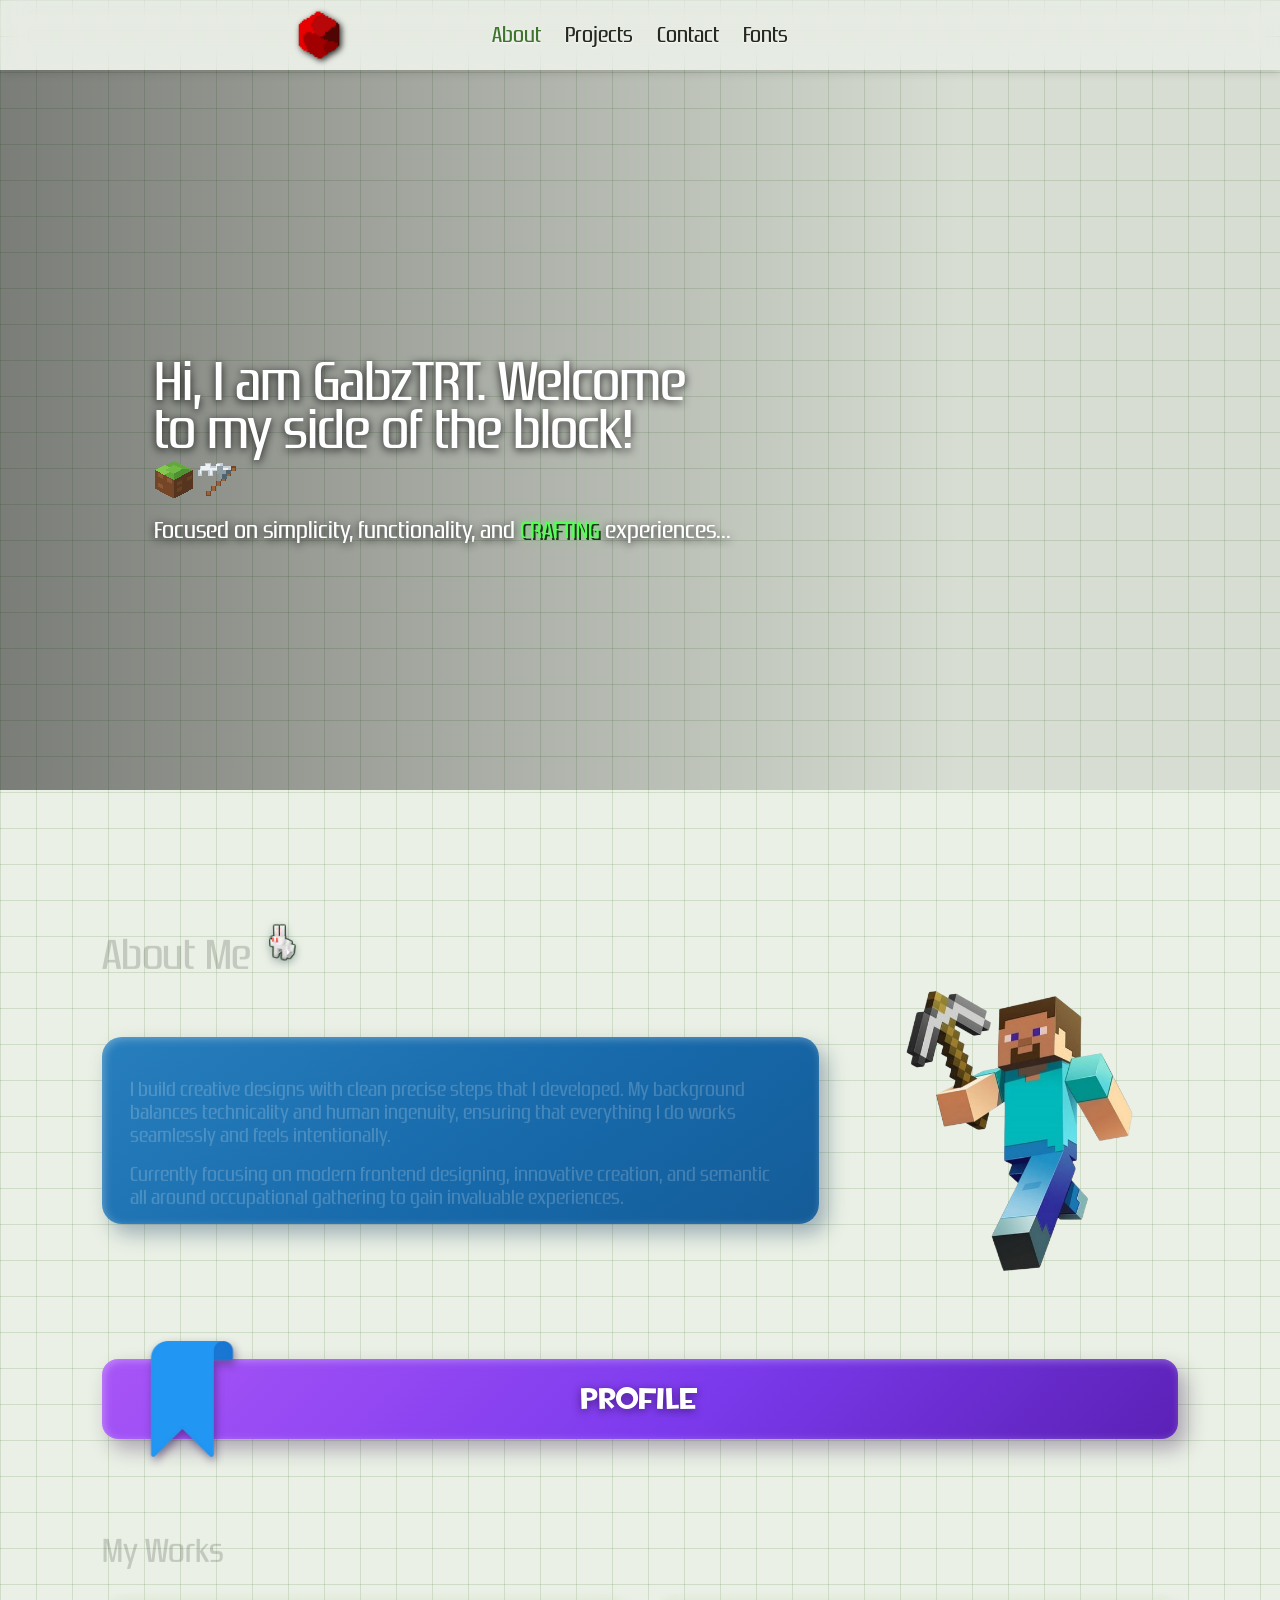
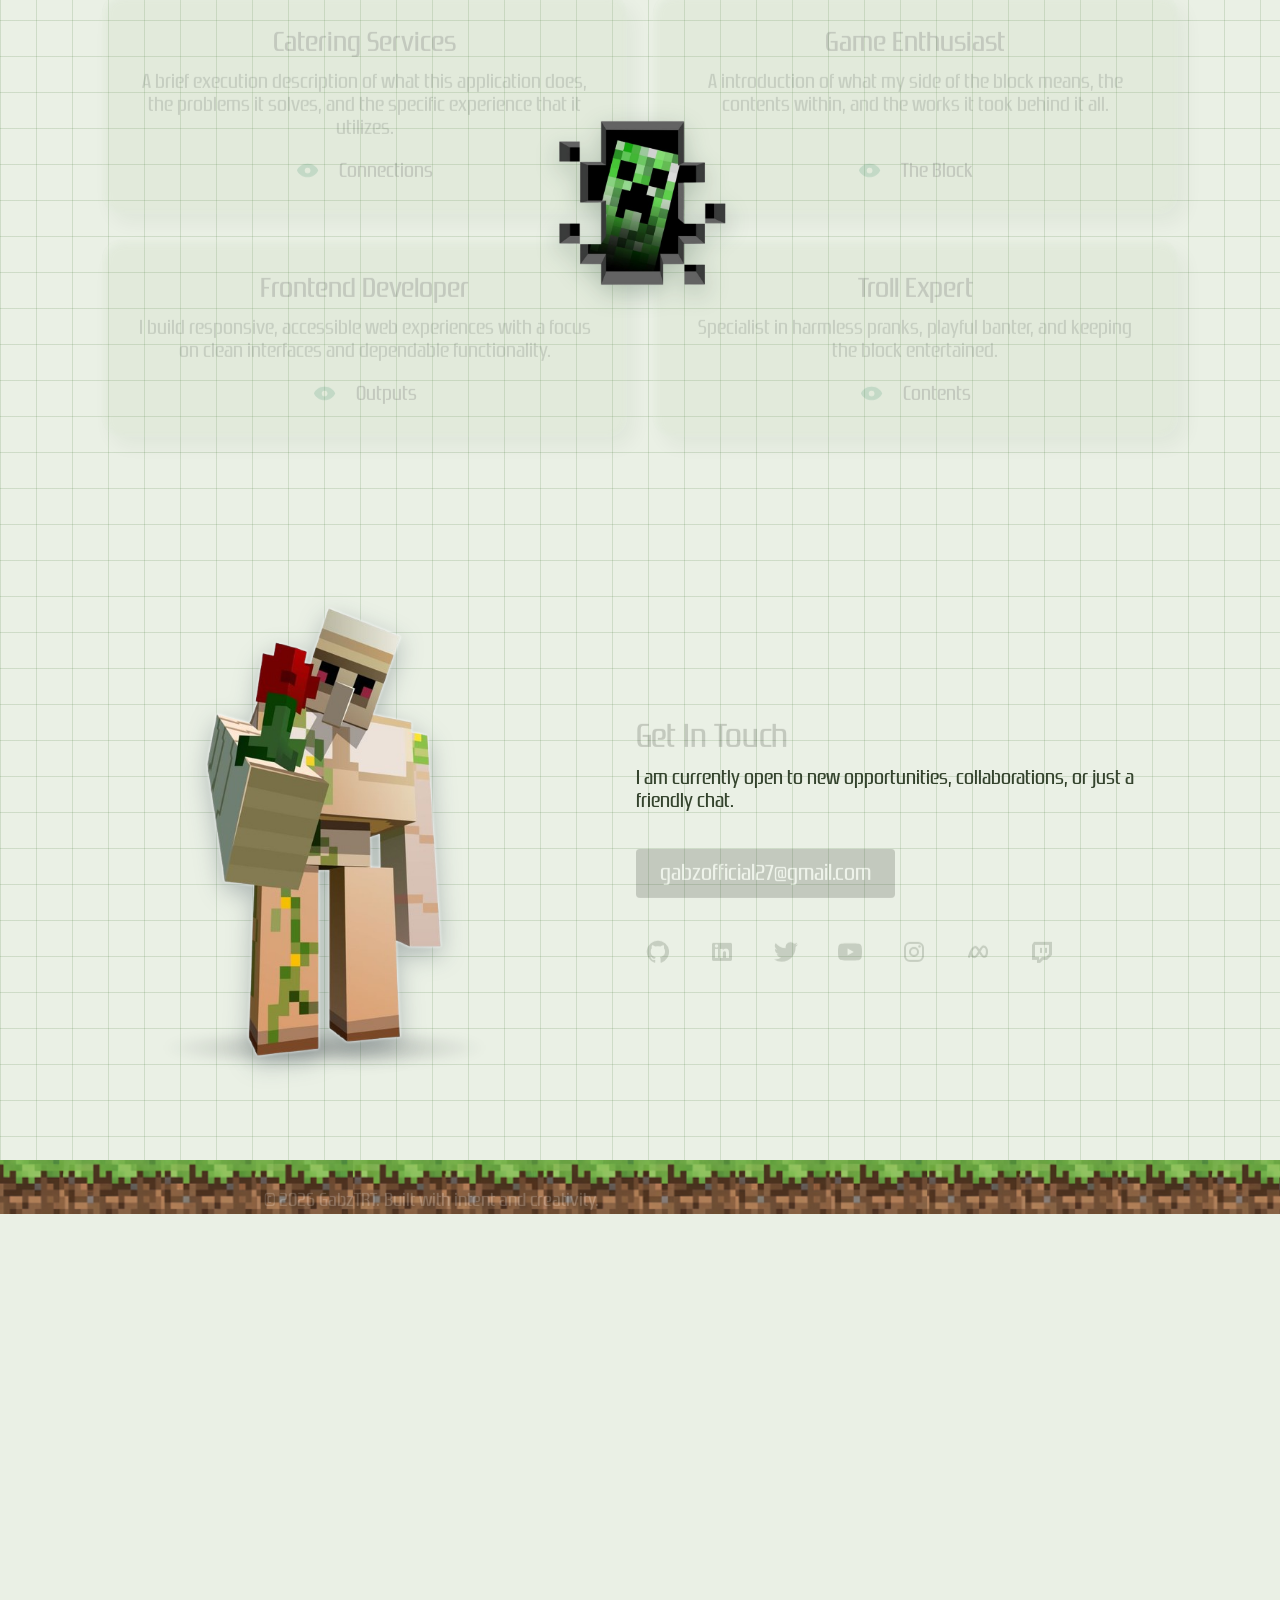
<file: index.html>
<!DOCTYPE html>
<html lang="en">
<head>
    <meta charset="UTF-8">
    <meta name="viewport" content="width=device-width, initial-scale=1.0">
    <meta http-equiv="refresh" content="0; url=HTML/index.html">
    <title>GabzTRT's Block</title>
    <link rel="canonical" href="HTML/index.html">
</head>
<body>
    <p>If you are not redirected, <a href="HTML/index.html">open GabzTRT's Block</a>.</p>
</body>
</html>
</file>
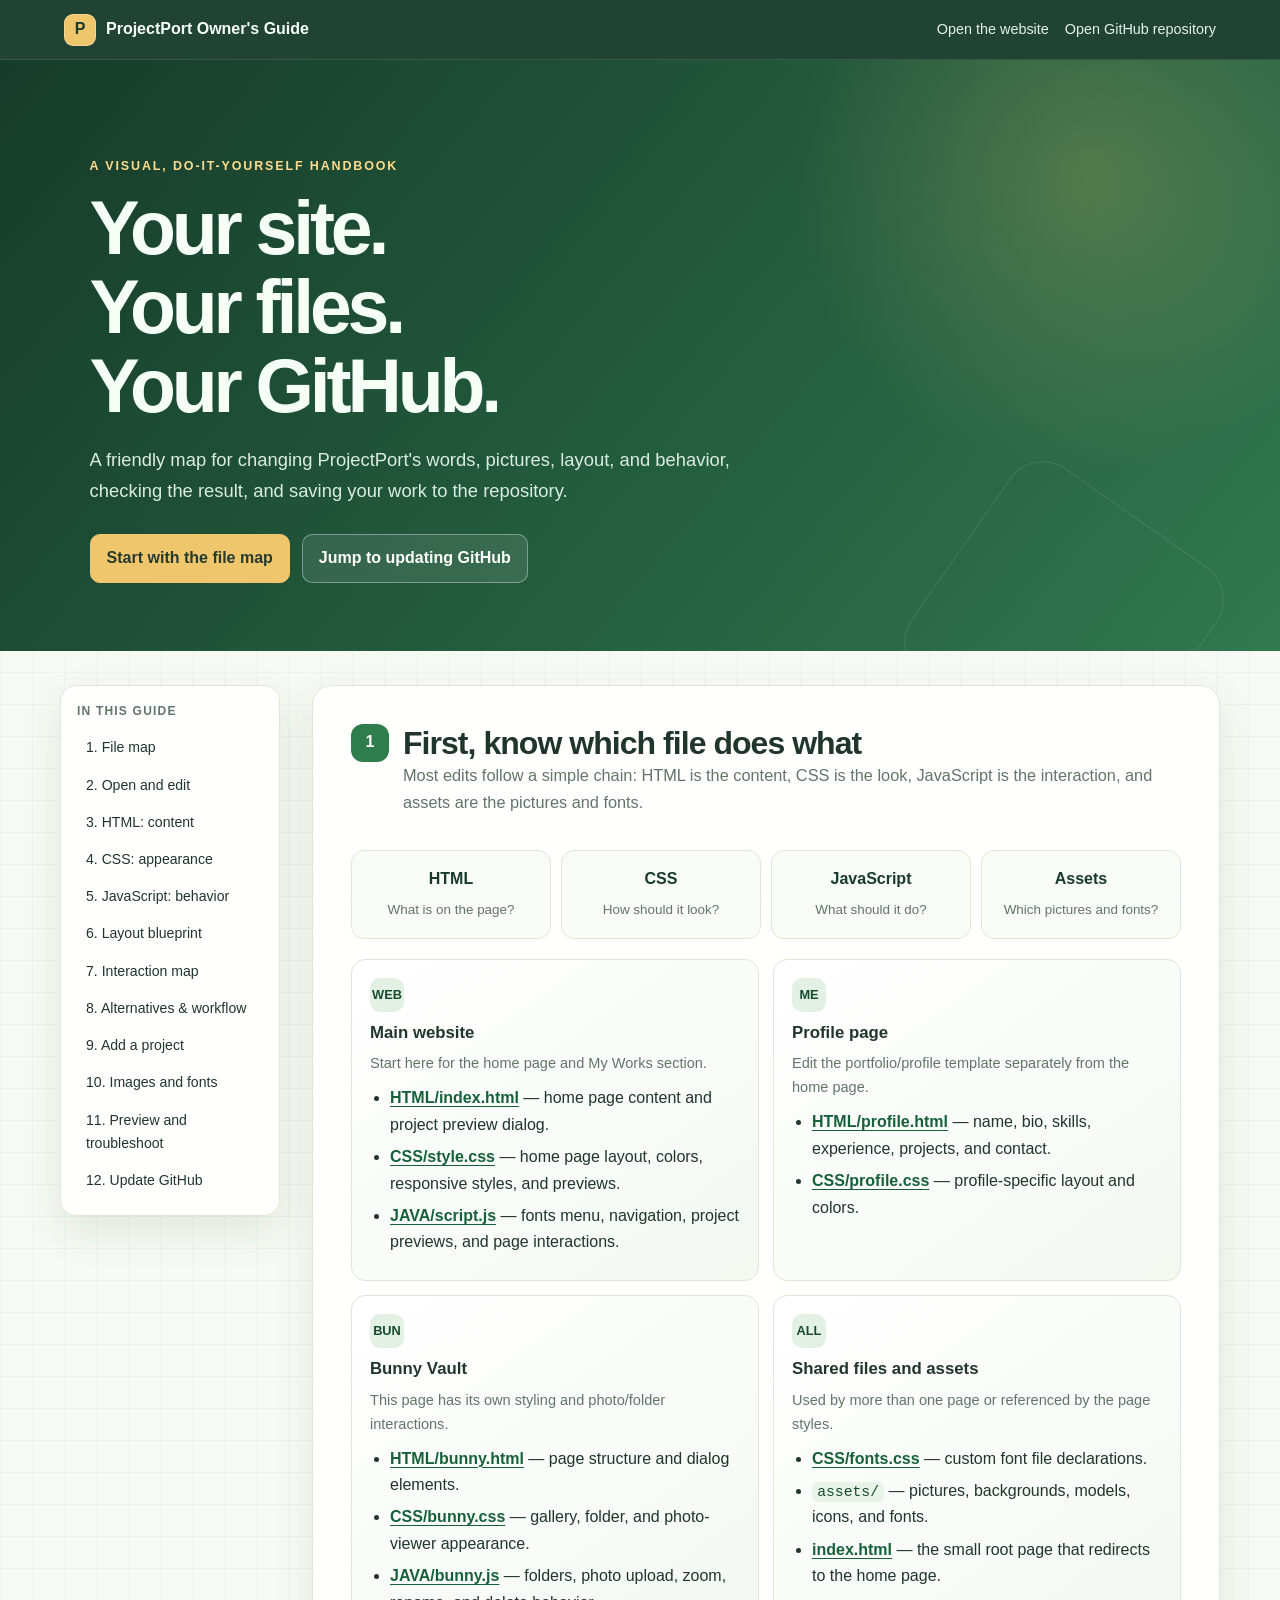
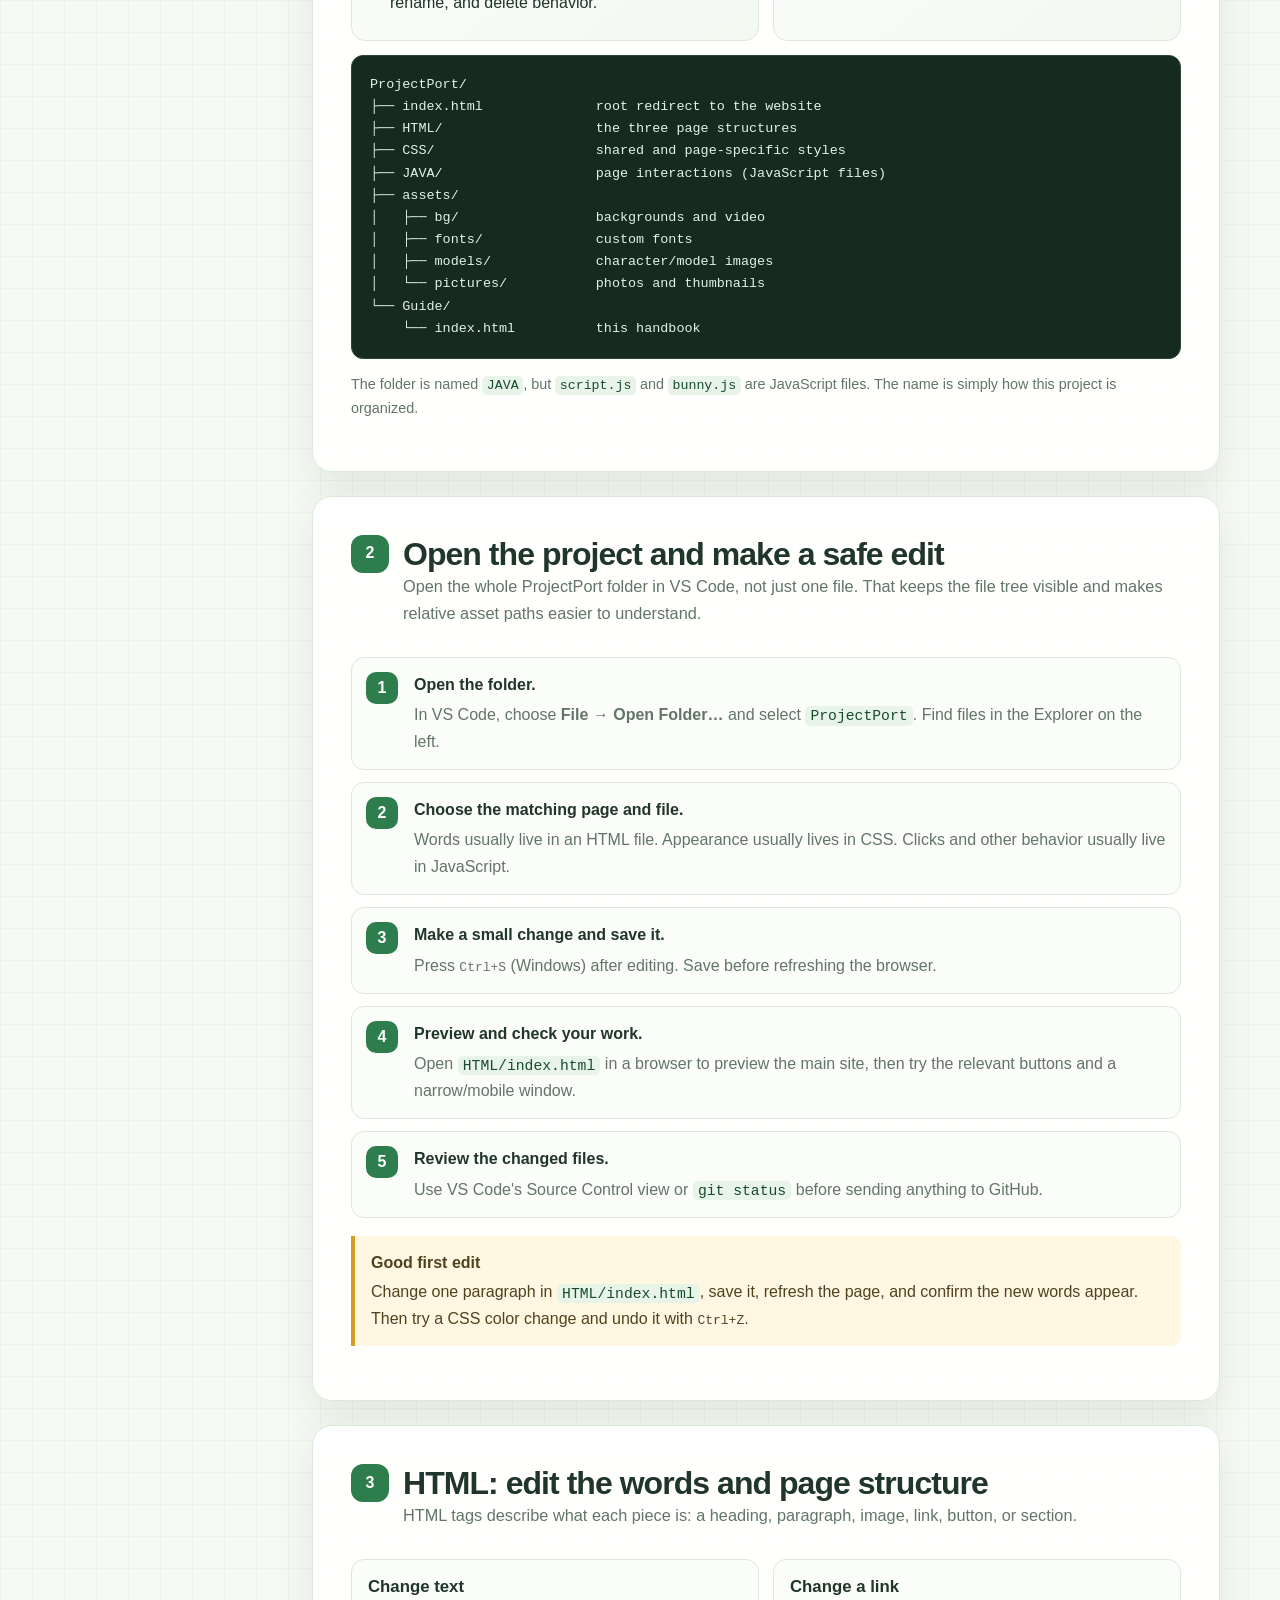
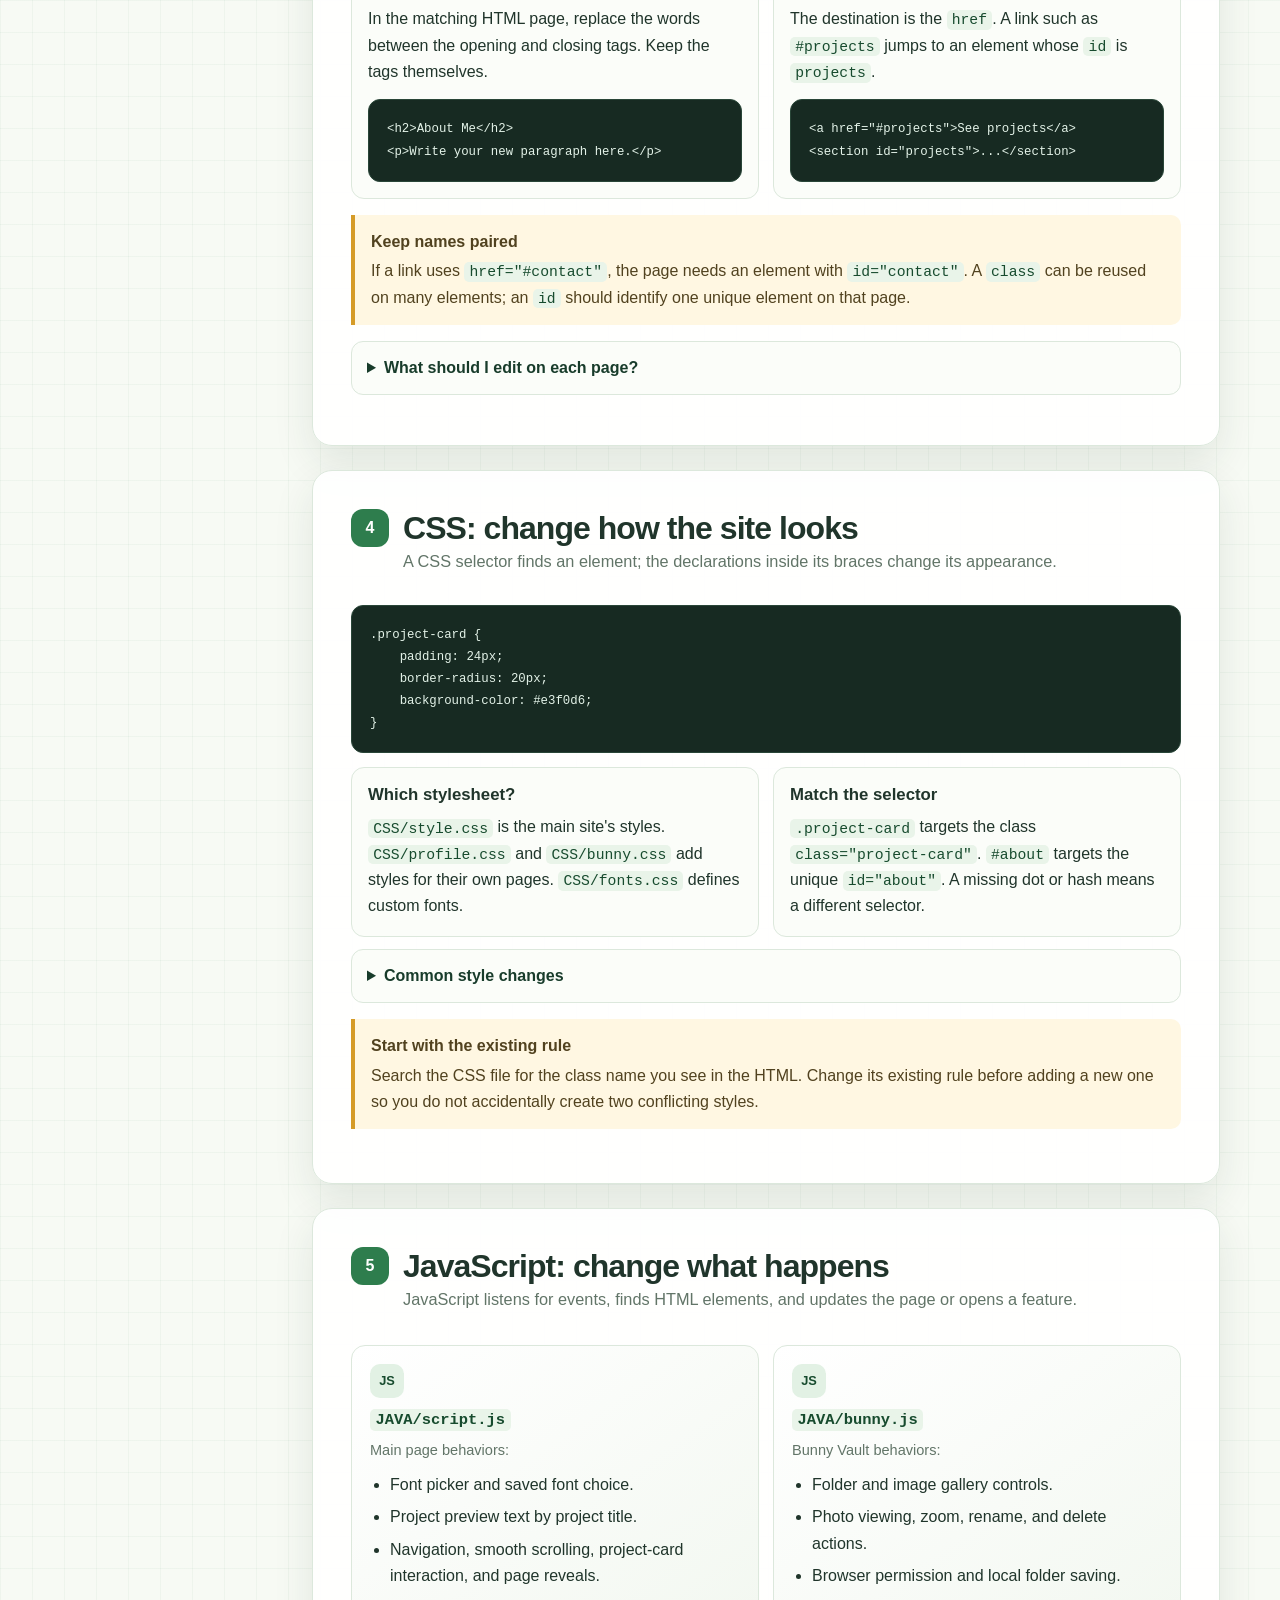
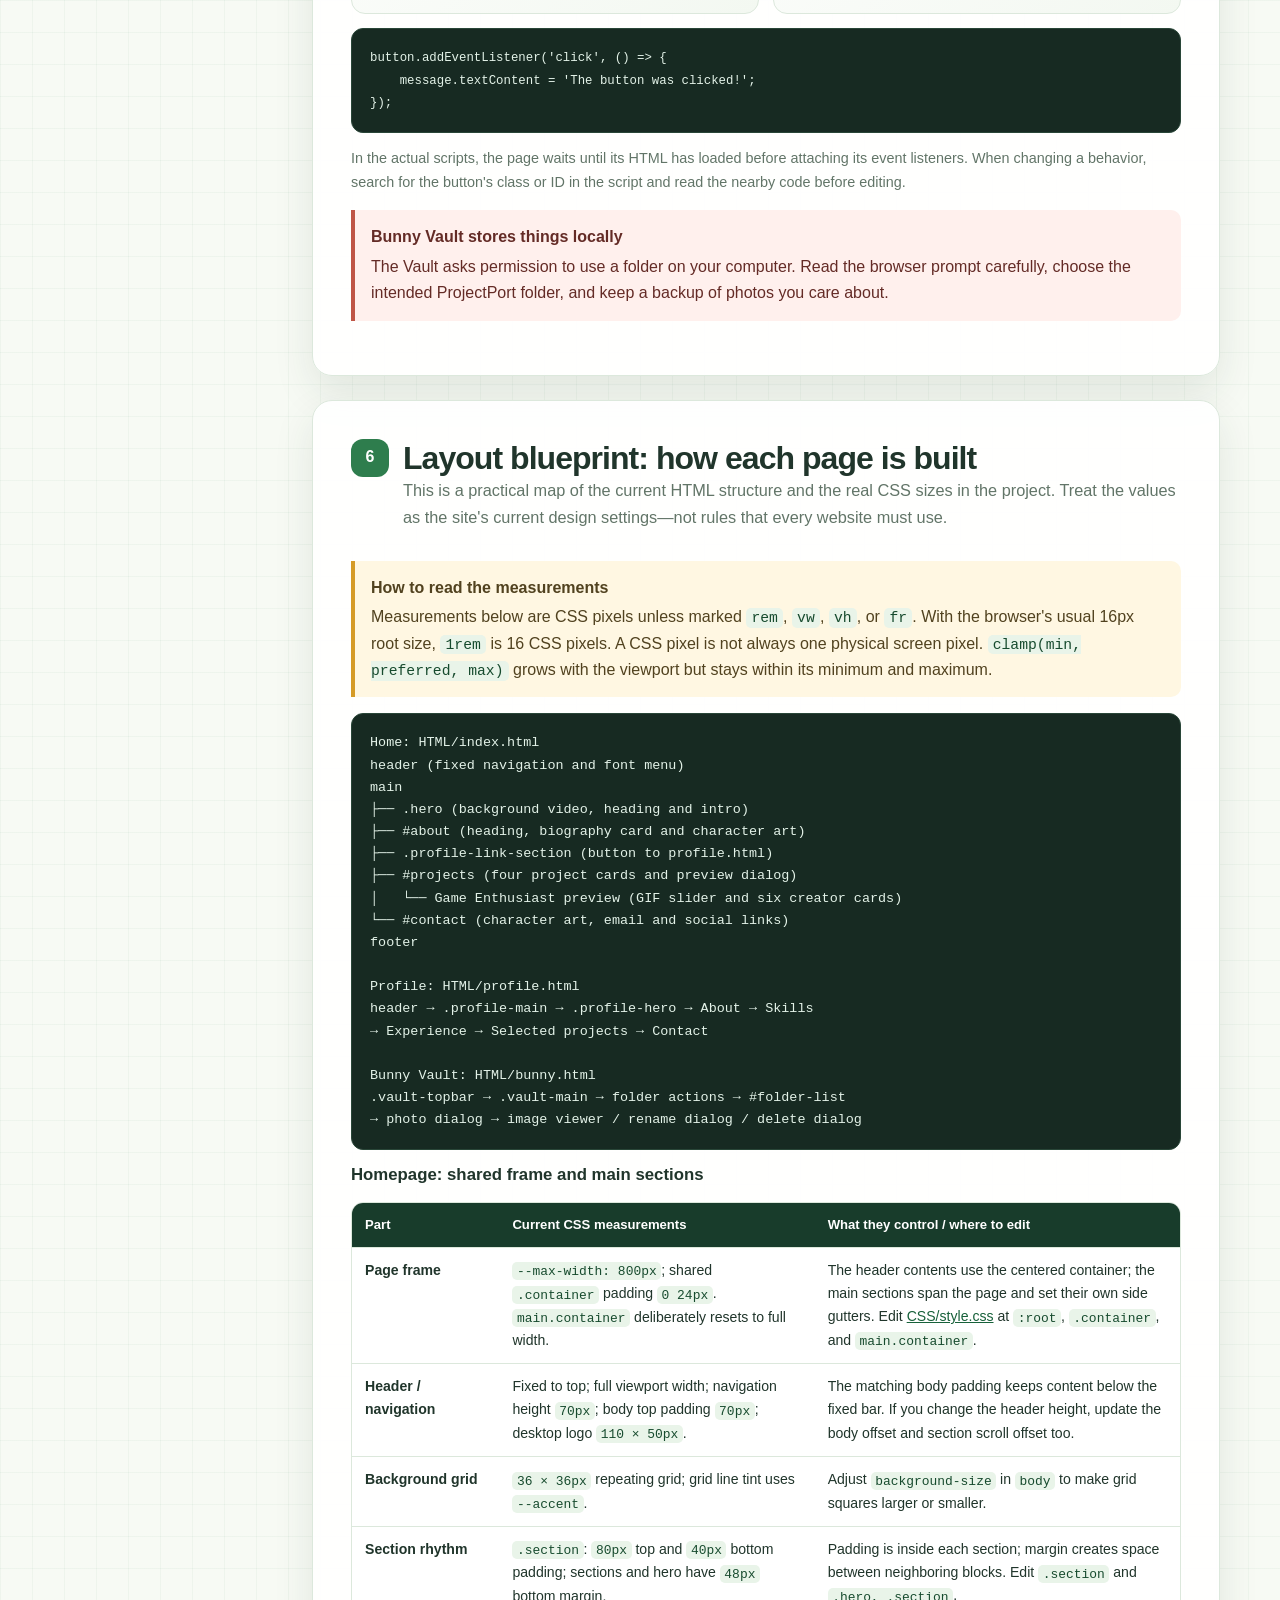
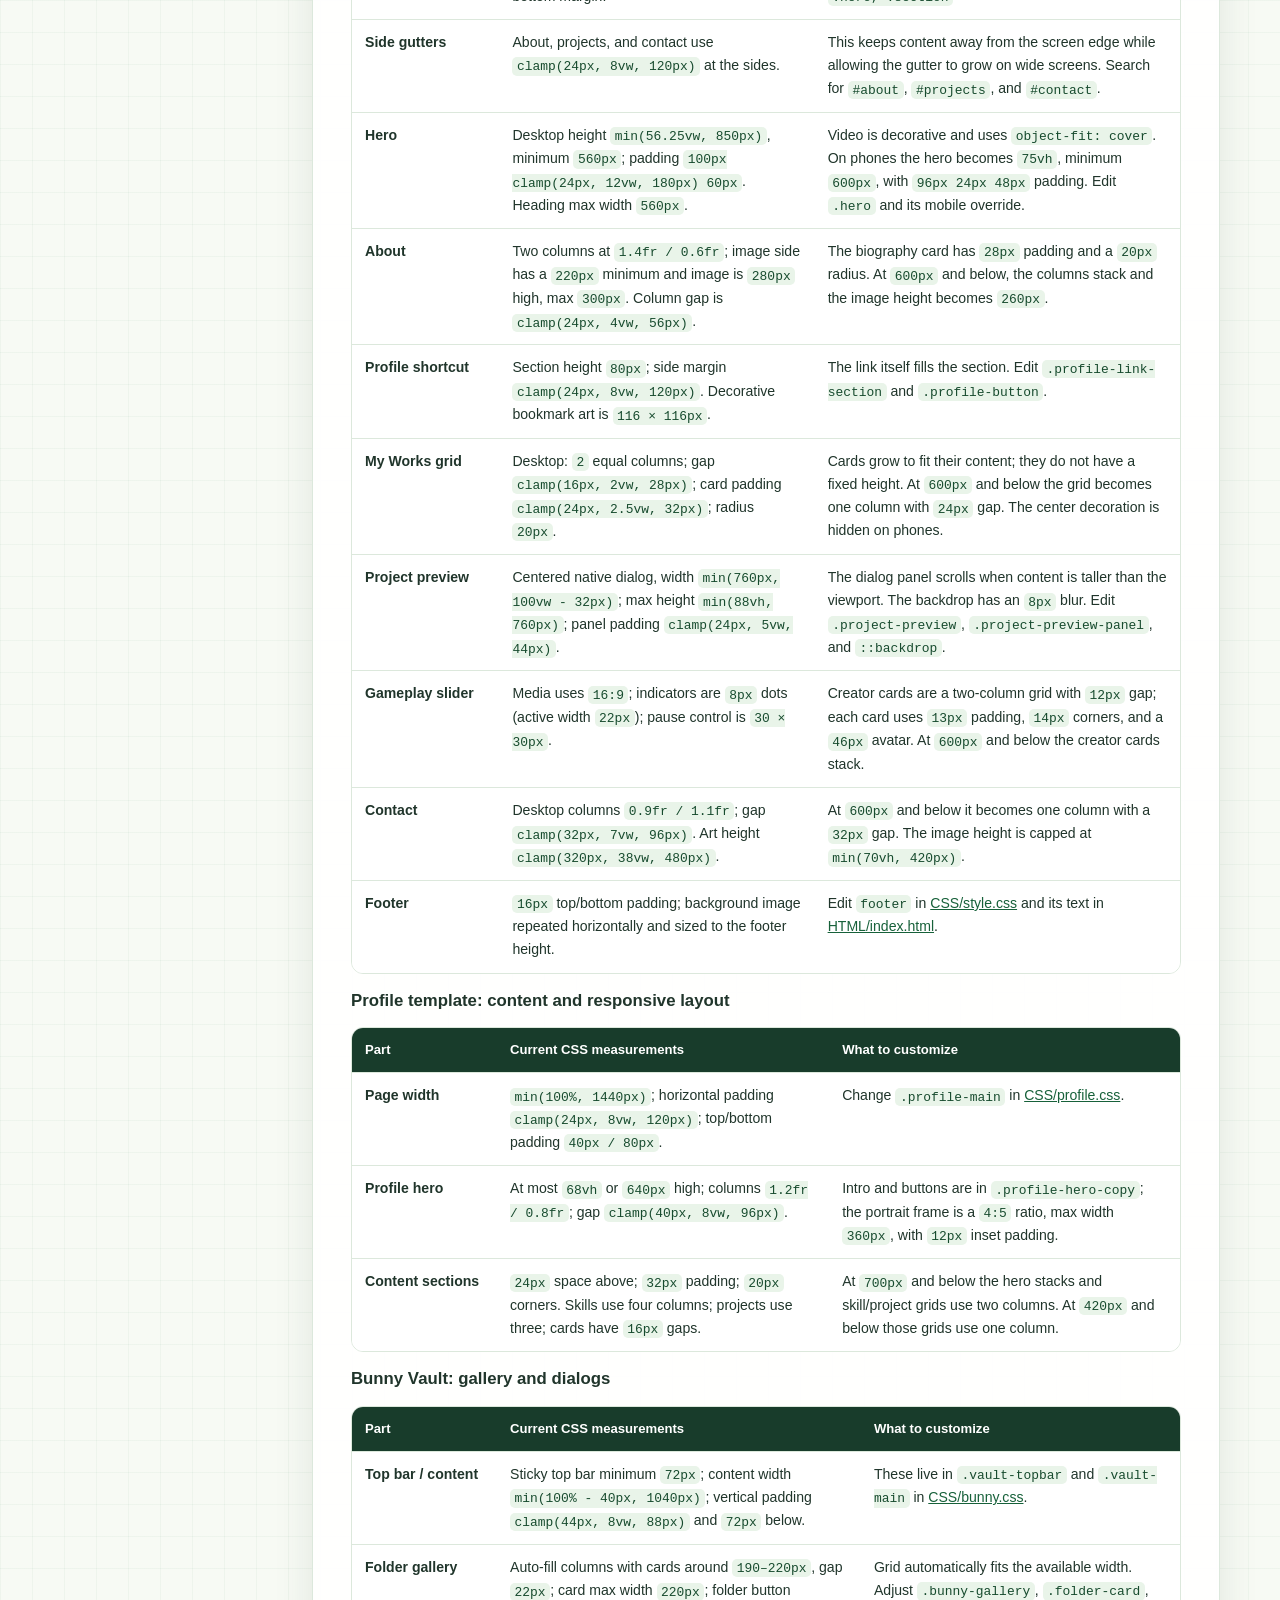
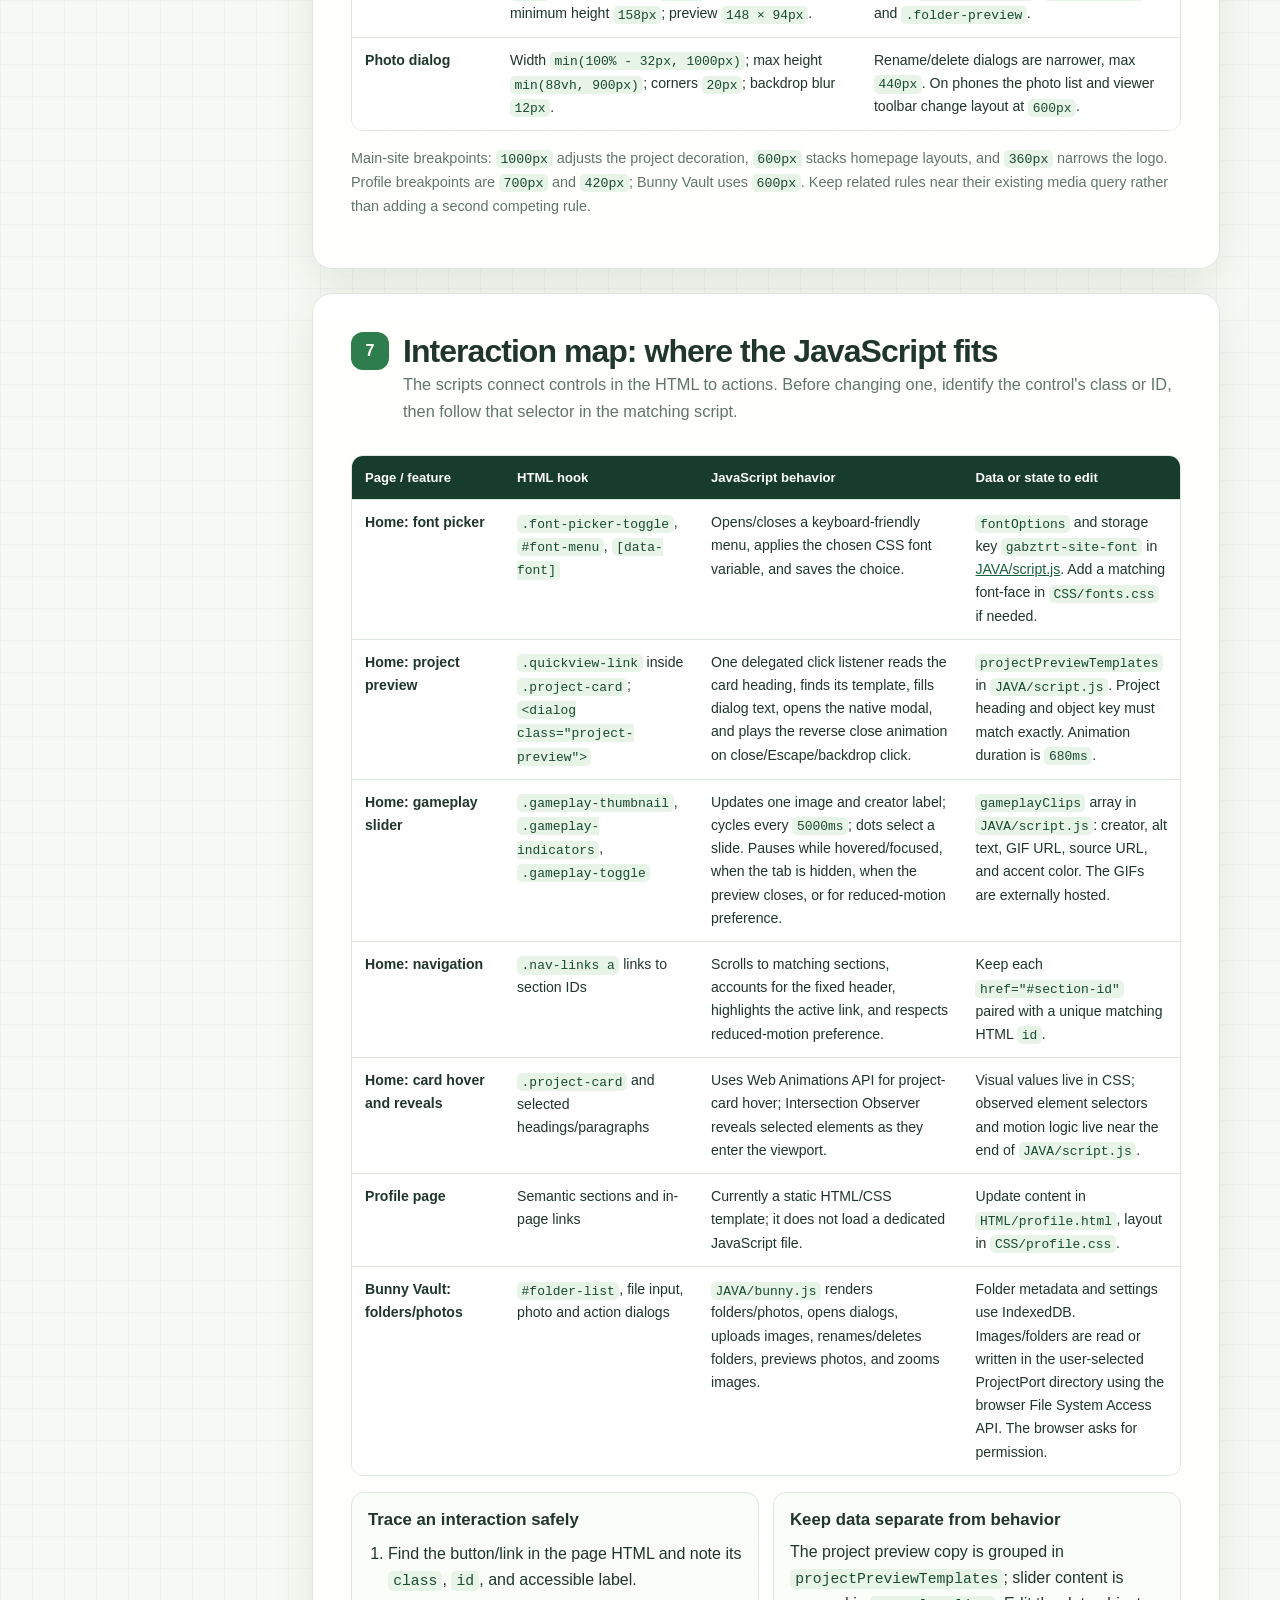
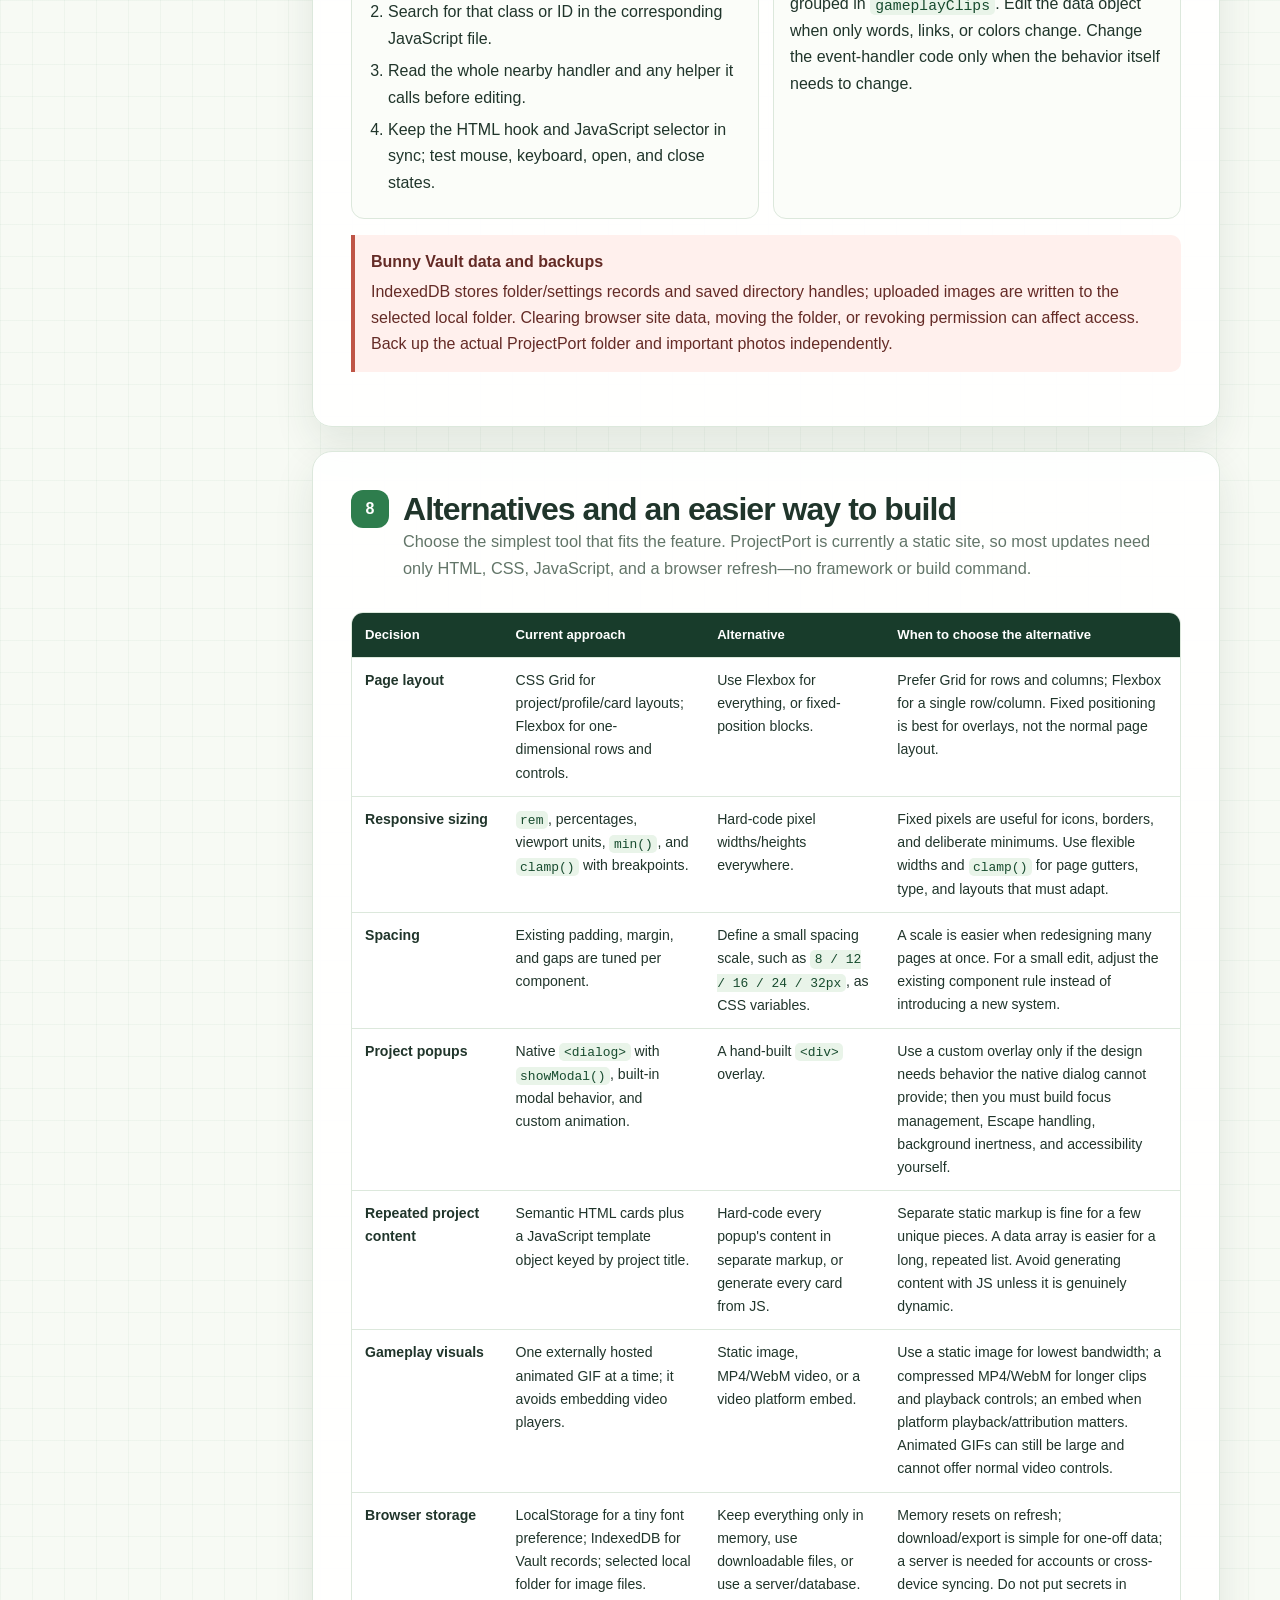
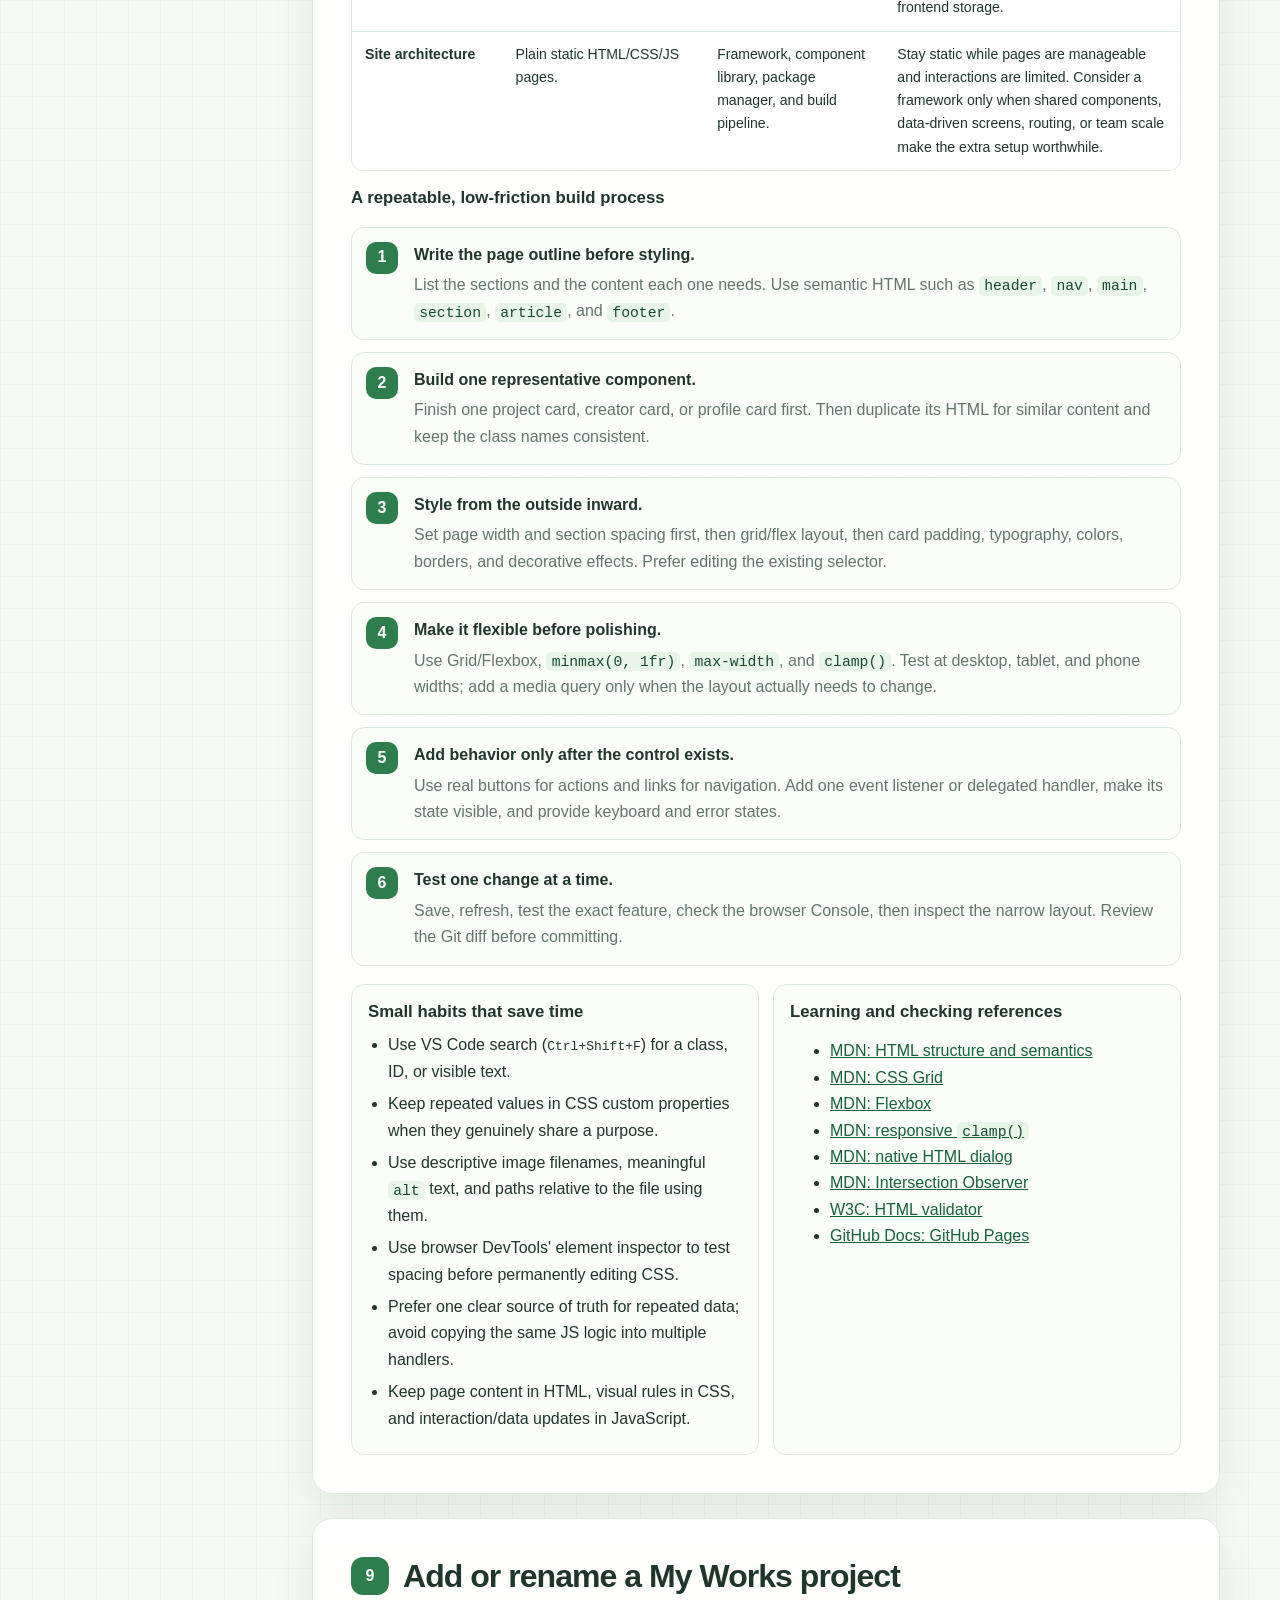
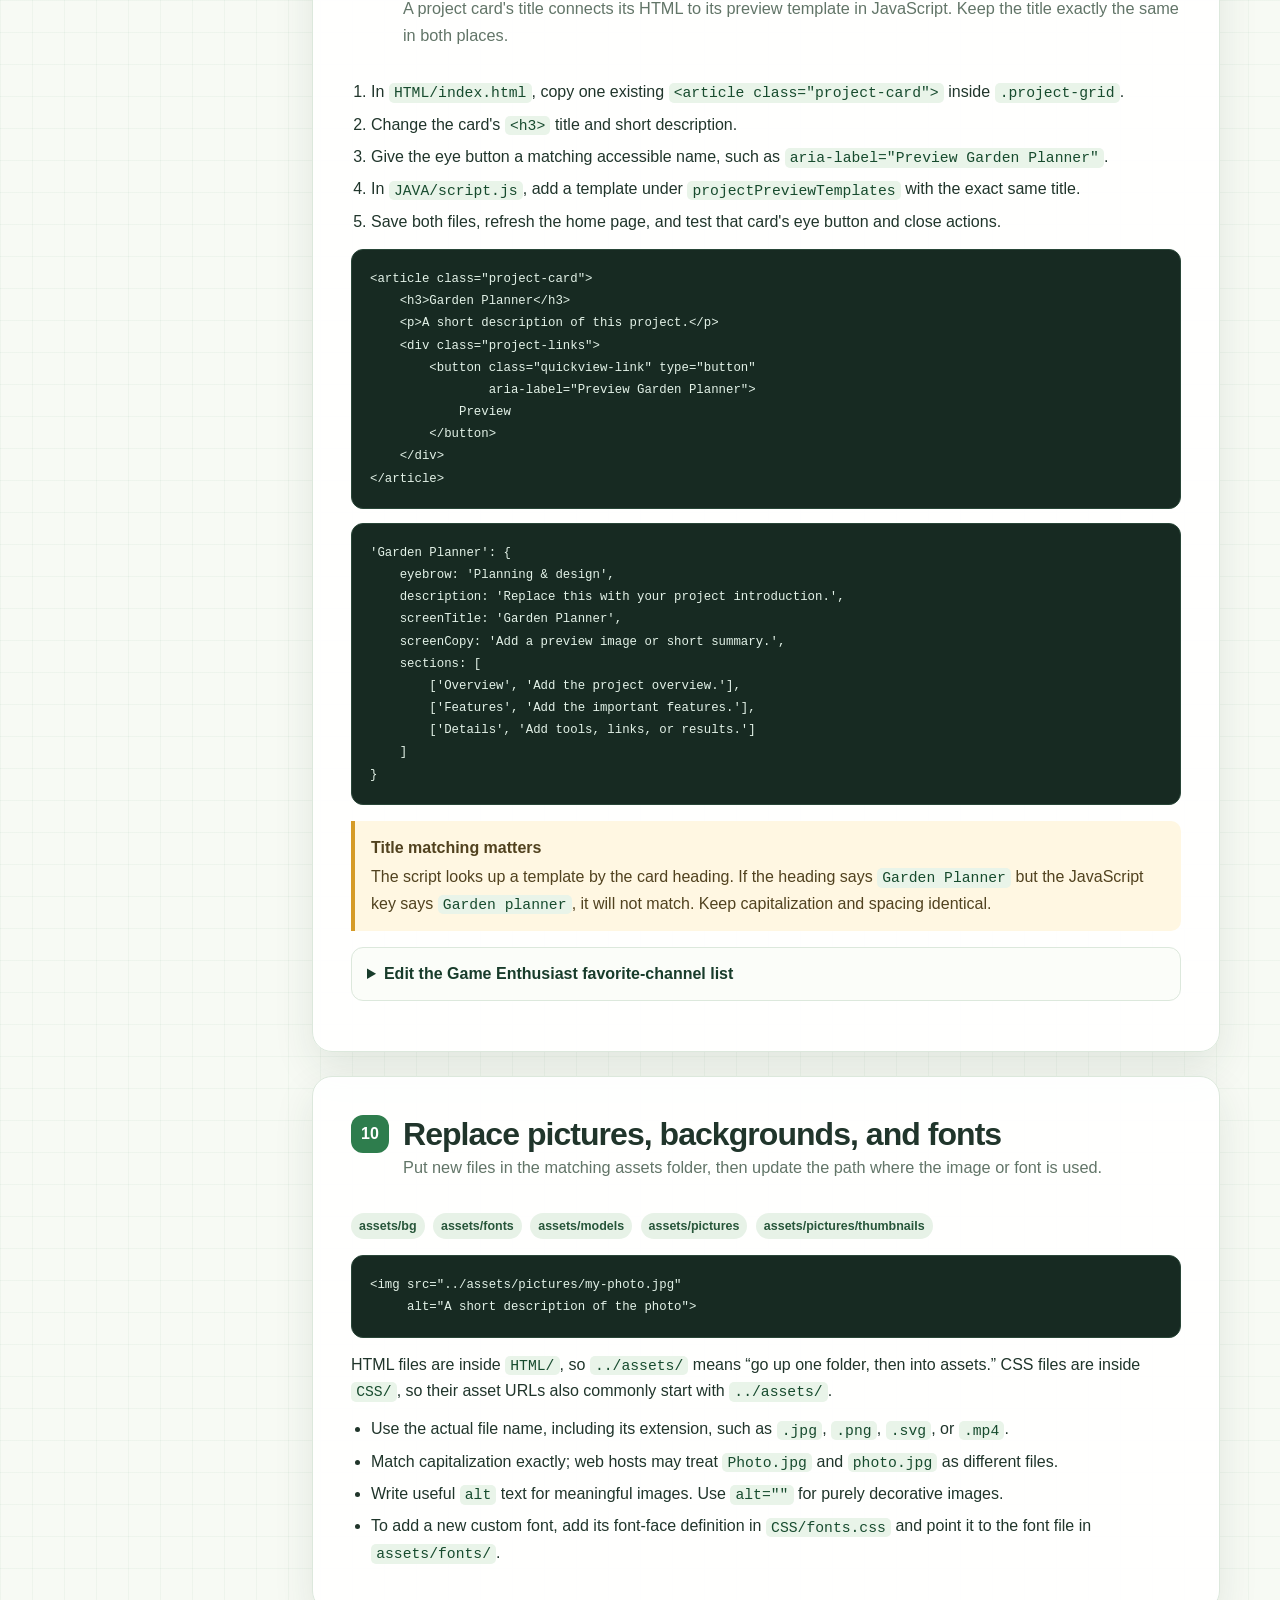
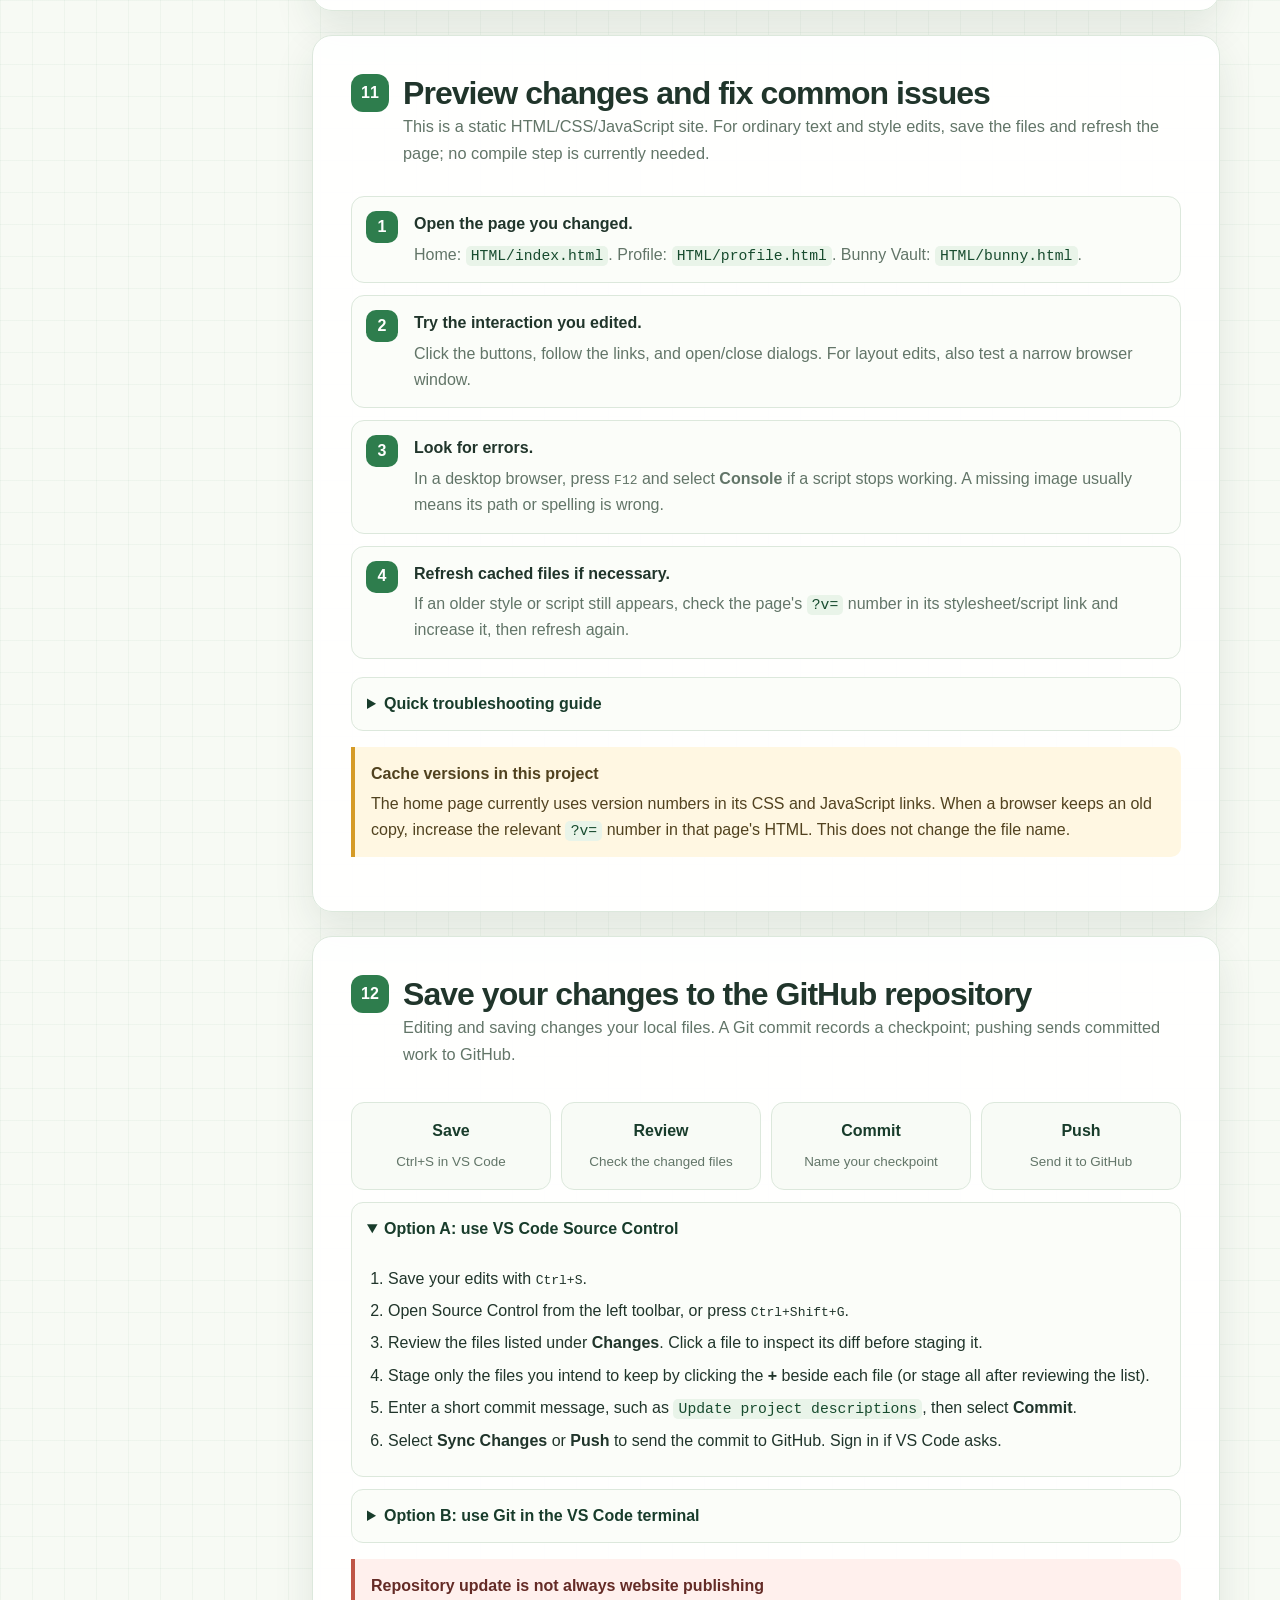
<file: Guide/index.html>
<!DOCTYPE html>
<html lang="en">
<head>
    <meta charset="UTF-8">
    <meta name="viewport" content="width=device-width, initial-scale=1.0">
    <meta name="theme-color" content="#183c2b">
    <title>ProjectPort Owner's Guide</title>
    <style>
        :root {
            color-scheme: light;
            --ink: #20352b;
            --muted: #627568;
            --green: #2e7d4d;
            --green-dark: #183c2b;
            --green-soft: #e8f3e8;
            --gold: #f0c66c;
            --paper: #f7faf4;
            --line: #dce8dc;
            --code: #172a22;
            --shadow: 0 16px 40px rgba(27, 57, 39, 0.1);
        }

        * {
            box-sizing: border-box;
        }

        html {
            scroll-behavior: smooth;
            scroll-padding-top: 24px;
        }

        body {
            margin: 0;
            color: var(--ink);
            background:
                linear-gradient(rgba(46, 125, 77, 0.045) 1px, transparent 1px),
                linear-gradient(90deg, rgba(46, 125, 77, 0.045) 1px, transparent 1px),
                var(--paper);
            background-size: 32px 32px;
            font-family: Inter, "Segoe UI", Arial, sans-serif;
            line-height: 1.65;
        }

        a {
            color: #17613a;
        }

        a:hover {
            color: #0e4528;
        }

        a:focus-visible,
        summary:focus-visible {
            outline: 3px solid #e2a72c;
            outline-offset: 3px;
            border-radius: 4px;
        }

        .topbar {
            position: sticky;
            top: 0;
            z-index: 5;
            display: flex;
            min-height: 60px;
            align-items: center;
            justify-content: space-between;
            gap: 16px;
            padding: 10px clamp(18px, 5vw, 64px);
            border-bottom: 1px solid rgba(255, 255, 255, 0.12);
            color: #f8fff8;
            background: rgba(24, 60, 43, 0.96);
            backdrop-filter: blur(12px);
        }

        .brand {
            display: flex;
            align-items: center;
            gap: 10px;
            color: inherit;
            font-weight: 800;
            text-decoration: none;
        }

        .brand-mark {
            display: grid;
            width: 32px;
            height: 32px;
            place-items: center;
            border: 1px solid rgba(255, 255, 255, 0.25);
            border-radius: 9px;
            color: var(--green-dark);
            background: var(--gold);
        }

        .topbar-links {
            display: flex;
            flex-wrap: wrap;
            gap: 16px;
        }

        .topbar-links a {
            color: #e4f2e7;
            font-size: 0.9rem;
            text-decoration: none;
        }

        .hero {
            position: relative;
            overflow: hidden;
            padding: clamp(48px, 8vw, 96px) clamp(20px, 7vw, 96px) 68px;
            color: #f5fff6;
            background:
                radial-gradient(circle at 85% 20%, rgba(240, 198, 108, 0.22), transparent 25%),
                linear-gradient(130deg, #173b2a, #256342 65%, #32784d);
        }

        .hero::after {
            position: absolute;
            right: 7%;
            bottom: -96px;
            width: 250px;
            height: 250px;
            border: 1px solid rgba(255, 255, 255, 0.1);
            border-radius: 40px;
            content: "";
            transform: rotate(35deg);
        }

        .hero-inner,
        .layout {
            width: min(1200px, 100%);
            margin-inline: auto;
        }

        .eyebrow {
            margin: 0 0 12px;
            color: #ffdb8d;
            font-size: 0.78rem;
            font-weight: 800;
            letter-spacing: 0.15em;
            text-transform: uppercase;
        }

        .hero h1 {
            max-width: 760px;
            margin: 0;
            font-size: clamp(2.4rem, 6vw, 4.7rem);
            letter-spacing: -0.055em;
            line-height: 1.05;
        }

        .hero-copy {
            max-width: 680px;
            margin: 20px 0 28px;
            color: #dbece0;
            font-size: clamp(1rem, 2vw, 1.15rem);
        }

        .hero-actions {
            display: flex;
            flex-wrap: wrap;
            gap: 12px;
        }

        .button {
            display: inline-flex;
            min-height: 44px;
            align-items: center;
            justify-content: center;
            padding: 10px 16px;
            border: 1px solid rgba(255, 255, 255, 0.35);
            border-radius: 10px;
            color: #fff;
            background: rgba(255, 255, 255, 0.1);
            font-weight: 700;
            text-decoration: none;
        }

        .button.primary {
            border-color: var(--gold);
            color: #263b2c;
            background: var(--gold);
        }

        .layout {
            display: grid;
            grid-template-columns: 220px minmax(0, 1fr);
            gap: 32px;
            padding: 34px 20px 72px;
        }

        .side-nav {
            position: sticky;
            top: 82px;
            align-self: start;
            max-height: calc(100vh - 100px);
            padding: 16px;
            border: 1px solid var(--line);
            border-radius: 16px;
            background: rgba(255, 255, 255, 0.9);
            box-shadow: var(--shadow);
            overflow-y: auto;
        }

        .side-nav p {
            margin: 0 0 8px;
            color: var(--muted);
            font-size: 0.75rem;
            font-weight: 800;
            letter-spacing: 0.1em;
            text-transform: uppercase;
        }

        .side-nav a {
            display: block;
            padding: 7px 9px;
            border-radius: 8px;
            color: var(--ink);
            font-size: 0.88rem;
            text-decoration: none;
        }

        .side-nav a:hover {
            background: var(--green-soft);
        }

        .content {
            min-width: 0;
        }

        .guide-section {
            margin-bottom: 24px;
            padding: clamp(22px, 4vw, 38px);
            border: 1px solid var(--line);
            border-radius: 20px;
            background: rgba(255, 255, 255, 0.95);
            box-shadow: var(--shadow);
        }

        .section-head {
            display: flex;
            align-items: flex-start;
            gap: 14px;
            margin-bottom: 18px;
        }

        .section-number {
            display: grid;
            width: 38px;
            height: 38px;
            flex: 0 0 38px;
            place-items: center;
            border-radius: 12px;
            color: #fff;
            background: var(--green);
            font-weight: 800;
        }

        h2,
        h3,
        p {
            overflow-wrap: anywhere;
        }

        h2 {
            margin: 0;
            font-size: clamp(1.45rem, 3vw, 2rem);
            letter-spacing: -0.03em;
            line-height: 1.2;
        }

        h3 {
            margin: 0 0 8px;
            font-size: 1.05rem;
            line-height: 1.3;
        }

        p {
            margin: 0 0 12px;
        }

        .lead {
            color: var(--muted);
            font-size: 1.02rem;
        }

        .small-note {
            color: var(--muted);
            font-size: 0.9rem;
        }

        .file-map {
            display: grid;
            grid-template-columns: repeat(2, minmax(0, 1fr));
            gap: 14px;
            margin-top: 20px;
        }

        .file-card {
            min-width: 0;
            padding: 18px;
            border: 1px solid var(--line);
            border-radius: 14px;
            background: linear-gradient(145deg, #fff, #f3f8f1);
        }

        .file-card .file-icon {
            display: inline-grid;
            width: 34px;
            height: 34px;
            margin-bottom: 10px;
            place-items: center;
            border-radius: 10px;
            color: #174b2e;
            background: #e2f1e4;
            font-size: 0.8rem;
            font-weight: 900;
        }

        .file-card p {
            margin-bottom: 8px;
            color: var(--muted);
            font-size: 0.91rem;
        }

        .file-card ul,
        .check-list,
        .number-list {
            margin: 10px 0 0;
            padding-left: 20px;
        }

        .file-card li,
        .check-list li,
        .number-list li {
            margin: 6px 0;
        }

        .file-card a {
            font-weight: 700;
            text-decoration-thickness: 1px;
            text-underline-offset: 3px;
        }

        .flow {
            display: grid;
            grid-template-columns: repeat(4, minmax(0, 1fr));
            gap: 10px;
            margin-top: 22px;
        }

        .flow-step {
            position: relative;
            padding: 15px 12px;
            border: 1px solid var(--line);
            border-radius: 13px;
            background: #f8fbf6;
            text-align: center;
        }

        .flow-step strong {
            display: block;
            margin-bottom: 4px;
            color: var(--green-dark);
        }

        .flow-step span {
            color: var(--muted);
            font-size: 0.84rem;
        }

        .tree,
        pre {
            max-width: 100%;
            margin: 14px 0;
            padding: 18px;
            border: 1px solid #294638;
            border-radius: 12px;
            color: #e3f2e8;
            background: var(--code);
            font-family: Consolas, "Courier New", monospace;
            font-size: 0.84rem;
            line-height: 1.65;
            overflow-x: auto;
            tab-size: 4;
        }

        code {
            padding: 0.12em 0.35em;
            border-radius: 5px;
            color: #174b2e;
            background: #e9f4e9;
            font-family: Consolas, "Courier New", monospace;
            font-size: 0.92em;
            overflow-wrap: anywhere;
        }

        pre code {
            padding: 0;
            color: inherit;
            background: transparent;
            overflow-wrap: normal;
        }

        .callout {
            margin: 16px 0;
            padding: 14px 16px;
            border-left: 4px solid #d59b27;
            border-radius: 0 10px 10px 0;
            color: #51421f;
            background: #fff7e2;
        }

        .callout strong {
            display: block;
            margin-bottom: 3px;
        }

        .two-column {
            display: grid;
            grid-template-columns: repeat(2, minmax(0, 1fr));
            gap: 14px;
        }

        .table-wrap {
            max-width: 100%;
            margin: 16px 0;
            overflow-x: auto;
            border: 1px solid var(--line);
            border-radius: 12px;
        }

        .guide-table {
            width: 100%;
            border-collapse: collapse;
            background: #fff;
            font-size: 0.88rem;
        }

        .guide-table th,
        .guide-table td {
            padding: 11px 13px;
            border-bottom: 1px solid var(--line);
            text-align: left;
            vertical-align: top;
        }

        .guide-table th {
            color: #fff;
            background: var(--green-dark);
            font-size: 0.82rem;
        }

        .guide-table tr:last-child td {
            border-bottom: 0;
        }

        .guide-table td:first-child {
            min-width: 145px;
            font-weight: 700;
        }

        .mini-card {
            padding: 16px;
            border: 1px solid var(--line);
            border-radius: 13px;
            background: #fbfdf9;
        }

        .mini-card > :last-child {
            margin-bottom: 0;
        }

        .tag {
            display: inline-block;
            margin: 2px 4px 2px 0;
            padding: 3px 8px;
            border-radius: 999px;
            color: #27563a;
            background: #e7f2e7;
            font-size: 0.78rem;
            font-weight: 700;
        }

        details {
            margin: 12px 0;
            border: 1px solid var(--line);
            border-radius: 12px;
            background: #fbfdf9;
        }

        summary {
            padding: 13px 15px;
            color: var(--green-dark);
            font-weight: 800;
            cursor: pointer;
        }

        details .details-body {
            padding: 0 16px 16px;
        }

        .steps {
            counter-reset: step;
            display: grid;
            gap: 12px;
            margin: 18px 0;
            padding: 0;
            list-style: none;
        }

        .steps li {
            counter-increment: step;
            display: grid;
            grid-template-columns: 36px minmax(0, 1fr);
            gap: 12px;
            align-items: start;
            padding: 14px;
            border: 1px solid var(--line);
            border-radius: 13px;
            background: #fbfdf9;
        }

        .steps li::before {
            display: grid;
            width: 32px;
            height: 32px;
            place-items: center;
            border-radius: 10px;
            color: #fff;
            background: var(--green);
            content: counter(step);
            font-weight: 800;
        }

        .steps p {
            margin: 4px 0 0;
            color: var(--muted);
        }

        .warning {
            border-left-color: #bf5546;
            color: #642b26;
            background: #fff0ed;
        }

        .footer {
            padding: 28px 20px 42px;
            color: #dcebe0;
            background: var(--green-dark);
            text-align: center;
        }

        .footer a {
            color: #ffe09a;
        }

        @media (max-width: 850px) {
            .layout {
                grid-template-columns: 1fr;
                gap: 18px;
            }

            .side-nav {
                position: static;
                display: flex;
                max-height: none;
                flex-wrap: wrap;
                align-items: center;
                gap: 4px;
            }

            .side-nav p {
                width: 100%;
            }

            .side-nav a {
                padding: 6px 8px;
            }
        }

        @media (max-width: 600px) {
            .topbar {
                align-items: flex-start;
                flex-direction: column;
            }

            .topbar-links {
                gap: 12px;
            }

            .file-map,
            .two-column {
                grid-template-columns: 1fr;
            }

            .flow {
                grid-template-columns: repeat(2, minmax(0, 1fr));
            }

            .guide-section {
                padding: 21px 17px;
            }

            .tree,
            pre {
                padding: 14px;
                font-size: 0.76rem;
            }
        }

        @media (prefers-reduced-motion: reduce) {
            html {
                scroll-behavior: auto;
            }
        }
    </style>
</head>
<body>
    <header class="topbar">
        <a class="brand" href="../index.html">
            <span class="brand-mark" aria-hidden="true">P</span>
            <span>ProjectPort Owner's Guide</span>
        </a>
        <nav class="topbar-links" aria-label="Main links">
            <a href="../HTML/index.html">Open the website</a>
            <a href="https://github.com/gabzofficial2723/gabztrt_hub" target="_blank" rel="noopener noreferrer">Open GitHub repository</a>
        </nav>
    </header>

    <section class="hero">
        <div class="hero-inner">
            <p class="eyebrow">A visual, do-it-yourself handbook</p>
            <h1>Your site.<br>Your files.<br>Your GitHub.</h1>
            <p class="hero-copy">A friendly map for changing ProjectPort's words, pictures, layout, and behavior, checking the result, and saving your work to the repository.</p>
            <div class="hero-actions">
                <a class="button primary" href="#file-map">Start with the file map</a>
                <a class="button" href="#github">Jump to updating GitHub</a>
            </div>
        </div>
    </section>

    <div class="layout">
        <nav class="side-nav" aria-label="Guide contents">
            <p>In this guide</p>
            <a href="#file-map">1. File map</a>
            <a href="#open-edit">2. Open and edit</a>
            <a href="#html">3. HTML: content</a>
            <a href="#css">4. CSS: appearance</a>
            <a href="#javascript">5. JavaScript: behavior</a>
            <a href="#blueprint">6. Layout blueprint</a>
            <a href="#interaction-map">7. Interaction map</a>
            <a href="#alternatives">8. Alternatives &amp; workflow</a>
            <a href="#new-project">9. Add a project</a>
            <a href="#assets">10. Images and fonts</a>
            <a href="#test">11. Preview and troubleshoot</a>
            <a href="#github">12. Update GitHub</a>
        </nav>

        <main class="content">
            <section class="guide-section" id="file-map">
                <div class="section-head">
                    <span class="section-number">1</span>
                    <div>
                        <h2>First, know which file does what</h2>
                        <p class="lead">Most edits follow a simple chain: HTML is the content, CSS is the look, JavaScript is the interaction, and assets are the pictures and fonts.</p>
                    </div>
                </div>

                <div class="flow" aria-label="How the site files work together">
                    <div class="flow-step"><strong>HTML</strong><span>What is on the page?</span></div>
                    <div class="flow-step"><strong>CSS</strong><span>How should it look?</span></div>
                    <div class="flow-step"><strong>JavaScript</strong><span>What should it do?</span></div>
                    <div class="flow-step"><strong>Assets</strong><span>Which pictures and fonts?</span></div>
                </div>

                <div class="file-map">
                    <article class="file-card">
                        <span class="file-icon">WEB</span>
                        <h3>Main website</h3>
                        <p>Start here for the home page and My Works section.</p>
                        <ul>
                            <li><a href="../HTML/index.html">HTML/index.html</a> — home page content and project preview dialog.</li>
                            <li><a href="../CSS/style.css">CSS/style.css</a> — home page layout, colors, responsive styles, and previews.</li>
                            <li><a href="../JAVA/script.js">JAVA/script.js</a> — fonts menu, navigation, project previews, and page interactions.</li>
                        </ul>
                    </article>
                    <article class="file-card">
                        <span class="file-icon">ME</span>
                        <h3>Profile page</h3>
                        <p>Edit the portfolio/profile template separately from the home page.</p>
                        <ul>
                            <li><a href="../HTML/profile.html">HTML/profile.html</a> — name, bio, skills, experience, projects, and contact.</li>
                            <li><a href="../CSS/profile.css">CSS/profile.css</a> — profile-specific layout and colors.</li>
                        </ul>
                    </article>
                    <article class="file-card">
                        <span class="file-icon">BUN</span>
                        <h3>Bunny Vault</h3>
                        <p>This page has its own styling and photo/folder interactions.</p>
                        <ul>
                            <li><a href="../HTML/bunny.html">HTML/bunny.html</a> — page structure and dialog elements.</li>
                            <li><a href="../CSS/bunny.css">CSS/bunny.css</a> — gallery, folder, and photo-viewer appearance.</li>
                            <li><a href="../JAVA/bunny.js">JAVA/bunny.js</a> — folders, photo upload, zoom, rename, and delete behavior.</li>
                        </ul>
                    </article>
                    <article class="file-card">
                        <span class="file-icon">ALL</span>
                        <h3>Shared files and assets</h3>
                        <p>Used by more than one page or referenced by the page styles.</p>
                        <ul>
                            <li><a href="../CSS/fonts.css">CSS/fonts.css</a> — custom font file declarations.</li>
                            <li><code>assets/</code> — pictures, backgrounds, models, icons, and fonts.</li>
                            <li><a href="../index.html">index.html</a> — the small root page that redirects to the home page.</li>
                        </ul>
                    </article>
                </div>

                <pre class="tree" aria-label="Project folder diagram">ProjectPort/
├── index.html              root redirect to the website
├── HTML/                   the three page structures
├── CSS/                    shared and page-specific styles
├── JAVA/                   page interactions (JavaScript files)
├── assets/
│   ├── bg/                 backgrounds and video
│   ├── fonts/              custom fonts
│   ├── models/             character/model images
│   └── pictures/           photos and thumbnails
└── Guide/
    └── index.html          this handbook</pre>
                <p class="small-note">The folder is named <code>JAVA</code>, but <code>script.js</code> and <code>bunny.js</code> are JavaScript files. The name is simply how this project is organized.</p>
            </section>

            <section class="guide-section" id="open-edit">
                <div class="section-head">
                    <span class="section-number">2</span>
                    <div>
                        <h2>Open the project and make a safe edit</h2>
                        <p class="lead">Open the whole ProjectPort folder in VS Code, not just one file. That keeps the file tree visible and makes relative asset paths easier to understand.</p>
                    </div>
                </div>
                <ol class="steps">
                    <li><div><strong>Open the folder.</strong><p>In VS Code, choose <b>File → Open Folder…</b> and select <code>ProjectPort</code>. Find files in the Explorer on the left.</p></div></li>
                    <li><div><strong>Choose the matching page and file.</strong><p>Words usually live in an HTML file. Appearance usually lives in CSS. Clicks and other behavior usually live in JavaScript.</p></div></li>
                    <li><div><strong>Make a small change and save it.</strong><p>Press <kbd>Ctrl+S</kbd> (Windows) after editing. Save before refreshing the browser.</p></div></li>
                    <li><div><strong>Preview and check your work.</strong><p>Open <code>HTML/index.html</code> in a browser to preview the main site, then try the relevant buttons and a narrow/mobile window.</p></div></li>
                    <li><div><strong>Review the changed files.</strong><p>Use VS Code's Source Control view or <code>git status</code> before sending anything to GitHub.</p></div></li>
                </ol>
                <div class="callout">
                    <strong>Good first edit</strong>
                    Change one paragraph in <code>HTML/index.html</code>, save it, refresh the page, and confirm the new words appear. Then try a CSS color change and undo it with <kbd>Ctrl+Z</kbd>.
                </div>
            </section>

            <section class="guide-section" id="html">
                <div class="section-head">
                    <span class="section-number">3</span>
                    <div>
                        <h2>HTML: edit the words and page structure</h2>
                        <p class="lead">HTML tags describe what each piece is: a heading, paragraph, image, link, button, or section.</p>
                    </div>
                </div>
                <div class="two-column">
                    <article class="mini-card">
                        <h3>Change text</h3>
                        <p>In the matching HTML page, replace the words between the opening and closing tags. Keep the tags themselves.</p>
                        <pre><code>&lt;h2&gt;About Me&lt;/h2&gt;
&lt;p&gt;Write your new paragraph here.&lt;/p&gt;</code></pre>
                    </article>
                    <article class="mini-card">
                        <h3>Change a link</h3>
                        <p>The destination is the <code>href</code>. A link such as <code>#projects</code> jumps to an element whose <code>id</code> is <code>projects</code>.</p>
                        <pre><code>&lt;a href="#projects"&gt;See projects&lt;/a&gt;
&lt;section id="projects"&gt;...&lt;/section&gt;</code></pre>
                    </article>
                </div>
                <div class="callout">
                    <strong>Keep names paired</strong>
                    If a link uses <code>href="#contact"</code>, the page needs an element with <code>id="contact"</code>. A <code>class</code> can be reused on many elements; an <code>id</code> should identify one unique element on that page.
                </div>
                <details>
                    <summary>What should I edit on each page?</summary>
                    <div class="details-body">
                        <ul class="check-list">
                            <li><b>Home:</b> text, navigation, About, My Works cards, contact details, and the project preview dialog are in <code>HTML/index.html</code>.</li>
                            <li><b>Profile:</b> replace the template name, role, intro, skills, experience, project names, and contact prompts in <code>HTML/profile.html</code>.</li>
                            <li><b>Bunny Vault:</b> its page structure and button/dialog placeholders are in <code>HTML/bunny.html</code>. The gallery itself is built by <code>JAVA/bunny.js</code>.</li>
                            <li><b>Page title and icon:</b> edit the <code>&lt;title&gt;</code> or favicon link near the top of the relevant HTML file.</li>
                        </ul>
                    </div>
                </details>
            </section>

            <section class="guide-section" id="css">
                <div class="section-head">
                    <span class="section-number">4</span>
                    <div>
                        <h2>CSS: change how the site looks</h2>
                        <p class="lead">A CSS selector finds an element; the declarations inside its braces change its appearance.</p>
                    </div>
                </div>
                <pre><code>.project-card {
    padding: 24px;
    border-radius: 20px;
    background-color: #e3f0d6;
}</code></pre>
                <div class="two-column">
                    <article class="mini-card">
                        <h3>Which stylesheet?</h3>
                        <p><code>CSS/style.css</code> is the main site's styles. <code>CSS/profile.css</code> and <code>CSS/bunny.css</code> add styles for their own pages. <code>CSS/fonts.css</code> defines custom fonts.</p>
                    </article>
                    <article class="mini-card">
                        <h3>Match the selector</h3>
                        <p><code>.project-card</code> targets the class <code>class="project-card"</code>. <code>#about</code> targets the unique <code>id="about"</code>. A missing dot or hash means a different selector.</p>
                    </article>
                </div>
                <details>
                    <summary>Common style changes</summary>
                    <div class="details-body">
                        <ul>
                            <li>Color: change <code>color</code> for text or <code>background</code>/<code>background-color</code> for a surface.</li>
                            <li>Spacing: adjust <code>padding</code> inside an element or <code>margin</code> outside it.</li>
                            <li>Size: adjust <code>font-size</code>, <code>width</code>, <code>height</code>, or <code>max-width</code>.</li>
                            <li>Roundness: adjust <code>border-radius</code>.</li>
                            <li>Phone layout: find the <code>@media</code> rules near the bottom of the stylesheet; these styles apply at smaller screen widths.</li>
                        </ul>
                    </div>
                </details>
                <div class="callout">
                    <strong>Start with the existing rule</strong>
                    Search the CSS file for the class name you see in the HTML. Change its existing rule before adding a new one so you do not accidentally create two conflicting styles.
                </div>
            </section>

            <section class="guide-section" id="javascript">
                <div class="section-head">
                    <span class="section-number">5</span>
                    <div>
                        <h2>JavaScript: change what happens</h2>
                        <p class="lead">JavaScript listens for events, finds HTML elements, and updates the page or opens a feature.</p>
                    </div>
                </div>
                <div class="file-map">
                    <article class="file-card">
                        <span class="file-icon">JS</span>
                        <h3><code>JAVA/script.js</code></h3>
                        <p>Main page behaviors:</p>
                        <ul>
                            <li>Font picker and saved font choice.</li>
                            <li>Project preview text by project title.</li>
                            <li>Navigation, smooth scrolling, project-card interaction, and page reveals.</li>
                        </ul>
                    </article>
                    <article class="file-card">
                        <span class="file-icon">JS</span>
                        <h3><code>JAVA/bunny.js</code></h3>
                        <p>Bunny Vault behaviors:</p>
                        <ul>
                            <li>Folder and image gallery controls.</li>
                            <li>Photo viewing, zoom, rename, and delete actions.</li>
                            <li>Browser permission and local folder saving.</li>
                        </ul>
                    </article>
                </div>
                <pre><code>button.addEventListener('click', () =&gt; {
    message.textContent = 'The button was clicked!';
});</code></pre>
                <p class="small-note">In the actual scripts, the page waits until its HTML has loaded before attaching its event listeners. When changing a behavior, search for the button's class or ID in the script and read the nearby code before editing.</p>
                <div class="callout warning">
                    <strong>Bunny Vault stores things locally</strong>
                    The Vault asks permission to use a folder on your computer. Read the browser prompt carefully, choose the intended ProjectPort folder, and keep a backup of photos you care about.
                </div>
            </section>

            <section class="guide-section" id="blueprint">
                <div class="section-head">
                    <span class="section-number">6</span>
                    <div>
                        <h2>Layout blueprint: how each page is built</h2>
                        <p class="lead">This is a practical map of the current HTML structure and the real CSS sizes in the project. Treat the values as the site's current design settings—not rules that every website must use.</p>
                    </div>
                </div>

                <div class="callout">
                    <strong>How to read the measurements</strong>
                    Measurements below are CSS pixels unless marked <code>rem</code>, <code>vw</code>, <code>vh</code>, or <code>fr</code>. With the browser's usual 16px root size, <code>1rem</code> is 16 CSS pixels. A CSS pixel is not always one physical screen pixel. <code>clamp(min, preferred, max)</code> grows with the viewport but stays within its minimum and maximum.
                </div>

                <pre class="tree" aria-label="Page structure map">Home: HTML/index.html
header (fixed navigation and font menu)
main
├── .hero (background video, heading and intro)
├── #about (heading, biography card and character art)
├── .profile-link-section (button to profile.html)
├── #projects (four project cards and preview dialog)
│   └── Game Enthusiast preview (GIF slider and six creator cards)
└── #contact (character art, email and social links)
footer

Profile: HTML/profile.html
header → .profile-main → .profile-hero → About → Skills
→ Experience → Selected projects → Contact

Bunny Vault: HTML/bunny.html
.vault-topbar → .vault-main → folder actions → #folder-list
→ photo dialog → image viewer / rename dialog / delete dialog</pre>

                <h3>Homepage: shared frame and main sections</h3>
                <div class="table-wrap">
                    <table class="guide-table">
                        <thead><tr><th>Part</th><th>Current CSS measurements</th><th>What they control / where to edit</th></tr></thead>
                        <tbody>
                            <tr><td>Page frame</td><td><code>--max-width: 800px</code>; shared <code>.container</code> padding <code>0 24px</code>. <code>main.container</code> deliberately resets to full width.</td><td>The header contents use the centered container; the main sections span the page and set their own side gutters. Edit <a href="../CSS/style.css">CSS/style.css</a> at <code>:root</code>, <code>.container</code>, and <code>main.container</code>.</td></tr>
                            <tr><td>Header / navigation</td><td>Fixed to top; full viewport width; navigation height <code>70px</code>; body top padding <code>70px</code>; desktop logo <code>110 × 50px</code>.</td><td>The matching body padding keeps content below the fixed bar. If you change the header height, update the body offset and section scroll offset too.</td></tr>
                            <tr><td>Background grid</td><td><code>36 × 36px</code> repeating grid; grid line tint uses <code>--accent</code>.</td><td>Adjust <code>background-size</code> in <code>body</code> to make grid squares larger or smaller.</td></tr>
                            <tr><td>Section rhythm</td><td><code>.section</code>: <code>80px</code> top and <code>40px</code> bottom padding; sections and hero have <code>48px</code> bottom margin.</td><td>Padding is inside each section; margin creates space between neighboring blocks. Edit <code>.section</code> and <code>.hero, .section</code>.</td></tr>
                            <tr><td>Side gutters</td><td>About, projects, and contact use <code>clamp(24px, 8vw, 120px)</code> at the sides.</td><td>This keeps content away from the screen edge while allowing the gutter to grow on wide screens. Search for <code>#about</code>, <code>#projects</code>, and <code>#contact</code>.</td></tr>
                            <tr><td>Hero</td><td>Desktop height <code>min(56.25vw, 850px)</code>, minimum <code>560px</code>; padding <code>100px clamp(24px, 12vw, 180px) 60px</code>. Heading max width <code>560px</code>.</td><td>Video is decorative and uses <code>object-fit: cover</code>. On phones the hero becomes <code>75vh</code>, minimum <code>600px</code>, with <code>96px 24px 48px</code> padding. Edit <code>.hero</code> and its mobile override.</td></tr>
                            <tr><td>About</td><td>Two columns at <code>1.4fr / 0.6fr</code>; image side has a <code>220px</code> minimum and image is <code>280px</code> high, max <code>300px</code>. Column gap is <code>clamp(24px, 4vw, 56px)</code>.</td><td>The biography card has <code>28px</code> padding and a <code>20px</code> radius. At <code>600px</code> and below, the columns stack and the image height becomes <code>260px</code>.</td></tr>
                            <tr><td>Profile shortcut</td><td>Section height <code>80px</code>; side margin <code>clamp(24px, 8vw, 120px)</code>. Decorative bookmark art is <code>116 × 116px</code>.</td><td>The link itself fills the section. Edit <code>.profile-link-section</code> and <code>.profile-button</code>.</td></tr>
                            <tr><td>My Works grid</td><td>Desktop: <code>2</code> equal columns; gap <code>clamp(16px, 2vw, 28px)</code>; card padding <code>clamp(24px, 2.5vw, 32px)</code>; radius <code>20px</code>.</td><td>Cards grow to fit their content; they do not have a fixed height. At <code>600px</code> and below the grid becomes one column with <code>24px</code> gap. The center decoration is hidden on phones.</td></tr>
                            <tr><td>Project preview</td><td>Centered native dialog, width <code>min(760px, 100vw - 32px)</code>; max height <code>min(88vh, 760px)</code>; panel padding <code>clamp(24px, 5vw, 44px)</code>.</td><td>The dialog panel scrolls when content is taller than the viewport. The backdrop has an <code>8px</code> blur. Edit <code>.project-preview</code>, <code>.project-preview-panel</code>, and <code>::backdrop</code>.</td></tr>
                            <tr><td>Gameplay slider</td><td>Media uses <code>16:9</code>; indicators are <code>8px</code> dots (active width <code>22px</code>); pause control is <code>30 × 30px</code>.</td><td>Creator cards are a two-column grid with <code>12px</code> gap; each card uses <code>13px</code> padding, <code>14px</code> corners, and a <code>46px</code> avatar. At <code>600px</code> and below the creator cards stack.</td></tr>
                            <tr><td>Contact</td><td>Desktop columns <code>0.9fr / 1.1fr</code>; gap <code>clamp(32px, 7vw, 96px)</code>. Art height <code>clamp(320px, 38vw, 480px)</code>.</td><td>At <code>600px</code> and below it becomes one column with a <code>32px</code> gap. The image height is capped at <code>min(70vh, 420px)</code>.</td></tr>
                            <tr><td>Footer</td><td><code>16px</code> top/bottom padding; background image repeated horizontally and sized to the footer height.</td><td>Edit <code>footer</code> in <a href="../CSS/style.css">CSS/style.css</a> and its text in <a href="../HTML/index.html">HTML/index.html</a>.</td></tr>
                        </tbody>
                    </table>
                </div>

                <h3>Profile template: content and responsive layout</h3>
                <div class="table-wrap">
                    <table class="guide-table">
                        <thead><tr><th>Part</th><th>Current CSS measurements</th><th>What to customize</th></tr></thead>
                        <tbody>
                            <tr><td>Page width</td><td><code>min(100%, 1440px)</code>; horizontal padding <code>clamp(24px, 8vw, 120px)</code>; top/bottom padding <code>40px / 80px</code>.</td><td>Change <code>.profile-main</code> in <a href="../CSS/profile.css">CSS/profile.css</a>.</td></tr>
                            <tr><td>Profile hero</td><td>At most <code>68vh</code> or <code>640px</code> high; columns <code>1.2fr / 0.8fr</code>; gap <code>clamp(40px, 8vw, 96px)</code>.</td><td>Intro and buttons are in <code>.profile-hero-copy</code>; the portrait frame is a <code>4:5</code> ratio, max width <code>360px</code>, with <code>12px</code> inset padding.</td></tr>
                            <tr><td>Content sections</td><td><code>24px</code> space above; <code>32px</code> padding; <code>20px</code> corners. Skills use four columns; projects use three; cards have <code>16px</code> gaps.</td><td>At <code>700px</code> and below the hero stacks and skill/project grids use two columns. At <code>420px</code> and below those grids use one column.</td></tr>
                        </tbody>
                    </table>
                </div>

                <h3>Bunny Vault: gallery and dialogs</h3>
                <div class="table-wrap">
                    <table class="guide-table">
                        <thead><tr><th>Part</th><th>Current CSS measurements</th><th>What to customize</th></tr></thead>
                        <tbody>
                            <tr><td>Top bar / content</td><td>Sticky top bar minimum <code>72px</code>; content width <code>min(100% - 40px, 1040px)</code>; vertical padding <code>clamp(44px, 8vw, 88px)</code> and <code>72px</code> below.</td><td>These live in <code>.vault-topbar</code> and <code>.vault-main</code> in <a href="../CSS/bunny.css">CSS/bunny.css</a>.</td></tr>
                            <tr><td>Folder gallery</td><td>Auto-fill columns with cards around <code>190–220px</code>, gap <code>22px</code>; card max width <code>220px</code>; folder button minimum height <code>158px</code>; preview <code>148 × 94px</code>.</td><td>Grid automatically fits the available width. Adjust <code>.bunny-gallery</code>, <code>.folder-card</code>, and <code>.folder-preview</code>.</td></tr>
                            <tr><td>Photo dialog</td><td>Width <code>min(100% - 32px, 1000px)</code>; max height <code>min(88vh, 900px)</code>; corners <code>20px</code>; backdrop blur <code>12px</code>.</td><td>Rename/delete dialogs are narrower, max <code>440px</code>. On phones the photo list and viewer toolbar change layout at <code>600px</code>.</td></tr>
                        </tbody>
                    </table>
                </div>
                <p class="small-note">Main-site breakpoints: <code>1000px</code> adjusts the project decoration, <code>600px</code> stacks homepage layouts, and <code>360px</code> narrows the logo. Profile breakpoints are <code>700px</code> and <code>420px</code>; Bunny Vault uses <code>600px</code>. Keep related rules near their existing media query rather than adding a second competing rule.</p>
            </section>

            <section class="guide-section" id="interaction-map">
                <div class="section-head">
                    <span class="section-number">7</span>
                    <div>
                        <h2>Interaction map: where the JavaScript fits</h2>
                        <p class="lead">The scripts connect controls in the HTML to actions. Before changing one, identify the control's class or ID, then follow that selector in the matching script.</p>
                    </div>
                </div>

                <div class="table-wrap">
                    <table class="guide-table">
                        <thead><tr><th>Page / feature</th><th>HTML hook</th><th>JavaScript behavior</th><th>Data or state to edit</th></tr></thead>
                        <tbody>
                            <tr><td>Home: font picker</td><td><code>.font-picker-toggle</code>, <code>#font-menu</code>, <code>[data-font]</code></td><td>Opens/closes a keyboard-friendly menu, applies the chosen CSS font variable, and saves the choice.</td><td><code>fontOptions</code> and storage key <code>gabztrt-site-font</code> in <a href="../JAVA/script.js">JAVA/script.js</a>. Add a matching font-face in <code>CSS/fonts.css</code> if needed.</td></tr>
                            <tr><td>Home: project preview</td><td><code>.quickview-link</code> inside <code>.project-card</code>; <code>&lt;dialog class="project-preview"&gt;</code></td><td>One delegated click listener reads the card heading, finds its template, fills dialog text, opens the native modal, and plays the reverse close animation on close/Escape/backdrop click.</td><td><code>projectPreviewTemplates</code> in <code>JAVA/script.js</code>. Project heading and object key must match exactly. Animation duration is <code>680ms</code>.</td></tr>
                            <tr><td>Home: gameplay slider</td><td><code>.gameplay-thumbnail</code>, <code>.gameplay-indicators</code>, <code>.gameplay-toggle</code></td><td>Updates one image and creator label; cycles every <code>5000ms</code>; dots select a slide. Pauses while hovered/focused, when the tab is hidden, when the preview closes, or for reduced-motion preference.</td><td><code>gameplayClips</code> array in <code>JAVA/script.js</code>: creator, alt text, GIF URL, source URL, and accent color. The GIFs are externally hosted.</td></tr>
                            <tr><td>Home: navigation</td><td><code>.nav-links a</code> links to section IDs</td><td>Scrolls to matching sections, accounts for the fixed header, highlights the active link, and respects reduced-motion preference.</td><td>Keep each <code>href="#section-id"</code> paired with a unique matching HTML <code>id</code>.</td></tr>
                            <tr><td>Home: card hover and reveals</td><td><code>.project-card</code> and selected headings/paragraphs</td><td>Uses Web Animations API for project-card hover; Intersection Observer reveals selected elements as they enter the viewport.</td><td>Visual values live in CSS; observed element selectors and motion logic live near the end of <code>JAVA/script.js</code>.</td></tr>
                            <tr><td>Profile page</td><td>Semantic sections and in-page links</td><td>Currently a static HTML/CSS template; it does not load a dedicated JavaScript file.</td><td>Update content in <code>HTML/profile.html</code>, layout in <code>CSS/profile.css</code>.</td></tr>
                            <tr><td>Bunny Vault: folders/photos</td><td><code>#folder-list</code>, file input, photo and action dialogs</td><td><code>JAVA/bunny.js</code> renders folders/photos, opens dialogs, uploads images, renames/deletes folders, previews photos, and zooms images.</td><td>Folder metadata and settings use IndexedDB. Images/folders are read or written in the user-selected ProjectPort directory using the browser File System Access API. The browser asks for permission.</td></tr>
                        </tbody>
                    </table>
                </div>

                <div class="two-column">
                    <article class="mini-card">
                        <h3>Trace an interaction safely</h3>
                        <ol class="number-list">
                            <li>Find the button/link in the page HTML and note its <code>class</code>, <code>id</code>, and accessible label.</li>
                            <li>Search for that class or ID in the corresponding JavaScript file.</li>
                            <li>Read the whole nearby handler and any helper it calls before editing.</li>
                            <li>Keep the HTML hook and JavaScript selector in sync; test mouse, keyboard, open, and close states.</li>
                        </ol>
                    </article>
                    <article class="mini-card">
                        <h3>Keep data separate from behavior</h3>
                        <p>The project preview copy is grouped in <code>projectPreviewTemplates</code>; slider content is grouped in <code>gameplayClips</code>. Edit the data object when only words, links, or colors change. Change the event-handler code only when the behavior itself needs to change.</p>
                    </article>
                </div>
                <div class="callout warning">
                    <strong>Bunny Vault data and backups</strong>
                    IndexedDB stores folder/settings records and saved directory handles; uploaded images are written to the selected local folder. Clearing browser site data, moving the folder, or revoking permission can affect access. Back up the actual ProjectPort folder and important photos independently.
                </div>
            </section>

            <section class="guide-section" id="alternatives">
                <div class="section-head">
                    <span class="section-number">8</span>
                    <div>
                        <h2>Alternatives and an easier way to build</h2>
                        <p class="lead">Choose the simplest tool that fits the feature. ProjectPort is currently a static site, so most updates need only HTML, CSS, JavaScript, and a browser refresh—no framework or build command.</p>
                    </div>
                </div>

                <div class="table-wrap">
                    <table class="guide-table">
                        <thead><tr><th>Decision</th><th>Current approach</th><th>Alternative</th><th>When to choose the alternative</th></tr></thead>
                        <tbody>
                            <tr><td>Page layout</td><td>CSS Grid for project/profile/card layouts; Flexbox for one-dimensional rows and controls.</td><td>Use Flexbox for everything, or fixed-position blocks.</td><td>Prefer Grid for rows and columns; Flexbox for a single row/column. Fixed positioning is best for overlays, not the normal page layout.</td></tr>
                            <tr><td>Responsive sizing</td><td><code>rem</code>, percentages, viewport units, <code>min()</code>, and <code>clamp()</code> with breakpoints.</td><td>Hard-code pixel widths/heights everywhere.</td><td>Fixed pixels are useful for icons, borders, and deliberate minimums. Use flexible widths and <code>clamp()</code> for page gutters, type, and layouts that must adapt.</td></tr>
                            <tr><td>Spacing</td><td>Existing padding, margin, and gaps are tuned per component.</td><td>Define a small spacing scale, such as <code>8 / 12 / 16 / 24 / 32px</code>, as CSS variables.</td><td>A scale is easier when redesigning many pages at once. For a small edit, adjust the existing component rule instead of introducing a new system.</td></tr>
                            <tr><td>Project popups</td><td>Native <code>&lt;dialog&gt;</code> with <code>showModal()</code>, built-in modal behavior, and custom animation.</td><td>A hand-built <code>&lt;div&gt;</code> overlay.</td><td>Use a custom overlay only if the design needs behavior the native dialog cannot provide; then you must build focus management, Escape handling, background inertness, and accessibility yourself.</td></tr>
                            <tr><td>Repeated project content</td><td>Semantic HTML cards plus a JavaScript template object keyed by project title.</td><td>Hard-code every popup's content in separate markup, or generate every card from JS.</td><td>Separate static markup is fine for a few unique pieces. A data array is easier for a long, repeated list. Avoid generating content with JS unless it is genuinely dynamic.</td></tr>
                            <tr><td>Gameplay visuals</td><td>One externally hosted animated GIF at a time; it avoids embedding video players.</td><td>Static image, MP4/WebM video, or a video platform embed.</td><td>Use a static image for lowest bandwidth; a compressed MP4/WebM for longer clips and playback controls; an embed when platform playback/attribution matters. Animated GIFs can still be large and cannot offer normal video controls.</td></tr>
                            <tr><td>Browser storage</td><td>LocalStorage for a tiny font preference; IndexedDB for Vault records; selected local folder for image files.</td><td>Keep everything only in memory, use downloadable files, or use a server/database.</td><td>Memory resets on refresh; download/export is simple for one-off data; a server is needed for accounts or cross-device syncing. Do not put secrets in frontend storage.</td></tr>
                            <tr><td>Site architecture</td><td>Plain static HTML/CSS/JS pages.</td><td>Framework, component library, package manager, and build pipeline.</td><td>Stay static while pages are manageable and interactions are limited. Consider a framework only when shared components, data-driven screens, routing, or team scale make the extra setup worthwhile.</td></tr>
                        </tbody>
                    </table>
                </div>

                <h3>A repeatable, low-friction build process</h3>
                <ol class="steps">
                    <li><div><strong>Write the page outline before styling.</strong><p>List the sections and the content each one needs. Use semantic HTML such as <code>header</code>, <code>nav</code>, <code>main</code>, <code>section</code>, <code>article</code>, and <code>footer</code>.</p></div></li>
                    <li><div><strong>Build one representative component.</strong><p>Finish one project card, creator card, or profile card first. Then duplicate its HTML for similar content and keep the class names consistent.</p></div></li>
                    <li><div><strong>Style from the outside inward.</strong><p>Set page width and section spacing first, then grid/flex layout, then card padding, typography, colors, borders, and decorative effects. Prefer editing the existing selector.</p></div></li>
                    <li><div><strong>Make it flexible before polishing.</strong><p>Use Grid/Flexbox, <code>minmax(0, 1fr)</code>, <code>max-width</code>, and <code>clamp()</code>. Test at desktop, tablet, and phone widths; add a media query only when the layout actually needs to change.</p></div></li>
                    <li><div><strong>Add behavior only after the control exists.</strong><p>Use real buttons for actions and links for navigation. Add one event listener or delegated handler, make its state visible, and provide keyboard and error states.</p></div></li>
                    <li><div><strong>Test one change at a time.</strong><p>Save, refresh, test the exact feature, check the browser Console, then inspect the narrow layout. Review the Git diff before committing.</p></div></li>
                </ol>

                <div class="two-column">
                    <article class="mini-card">
                        <h3>Small habits that save time</h3>
                        <ul class="check-list">
                            <li>Use VS Code search (<kbd>Ctrl+Shift+F</kbd>) for a class, ID, or visible text.</li>
                            <li>Keep repeated values in CSS custom properties when they genuinely share a purpose.</li>
                            <li>Use descriptive image filenames, meaningful <code>alt</code> text, and paths relative to the file using them.</li>
                            <li>Use browser DevTools' element inspector to test spacing before permanently editing CSS.</li>
                            <li>Prefer one clear source of truth for repeated data; avoid copying the same JS logic into multiple handlers.</li>
                            <li>Keep page content in HTML, visual rules in CSS, and interaction/data updates in JavaScript.</li>
                        </ul>
                    </article>
                    <article class="mini-card">
                        <h3>Learning and checking references</h3>
                        <ul>
                            <li><a href="https://developer.mozilla.org/en-US/docs/Learn_web_development/Core/Structuring_content" target="_blank" rel="noopener noreferrer">MDN: HTML structure and semantics</a></li>
                            <li><a href="https://developer.mozilla.org/en-US/docs/Learn_web_development/Core/CSS_layout/Grids" target="_blank" rel="noopener noreferrer">MDN: CSS Grid</a></li>
                            <li><a href="https://developer.mozilla.org/en-US/docs/Learn_web_development/Core/CSS_layout/Flexbox" target="_blank" rel="noopener noreferrer">MDN: Flexbox</a></li>
                            <li><a href="https://developer.mozilla.org/en-US/docs/Web/CSS/clamp" target="_blank" rel="noopener noreferrer">MDN: responsive <code>clamp()</code></a></li>
                            <li><a href="https://developer.mozilla.org/en-US/docs/Web/HTML/Element/dialog" target="_blank" rel="noopener noreferrer">MDN: native HTML dialog</a></li>
                            <li><a href="https://developer.mozilla.org/en-US/docs/Web/API/Intersection_Observer_API" target="_blank" rel="noopener noreferrer">MDN: Intersection Observer</a></li>
                            <li><a href="https://validator.w3.org/nu/" target="_blank" rel="noopener noreferrer">W3C: HTML validator</a></li>
                            <li><a href="https://docs.github.com/en/pages" target="_blank" rel="noopener noreferrer">GitHub Docs: GitHub Pages</a></li>
                        </ul>
                    </article>
                </div>
            </section>

            <section class="guide-section" id="new-project">
                <div class="section-head">
                    <span class="section-number">9</span>
                    <div>
                        <h2>Add or rename a My Works project</h2>
                        <p class="lead">A project card's title connects its HTML to its preview template in JavaScript. Keep the title exactly the same in both places.</p>
                    </div>
                </div>
                <ol class="number-list">
                    <li>In <code>HTML/index.html</code>, copy one existing <code>&lt;article class="project-card"&gt;</code> inside <code>.project-grid</code>.</li>
                    <li>Change the card's <code>&lt;h3&gt;</code> title and short description.</li>
                    <li>Give the eye button a matching accessible name, such as <code>aria-label="Preview Garden Planner"</code>.</li>
                    <li>In <code>JAVA/script.js</code>, add a template under <code>projectPreviewTemplates</code> with the exact same title.</li>
                    <li>Save both files, refresh the home page, and test that card's eye button and close actions.</li>
                </ol>
                <pre><code>&lt;article class="project-card"&gt;
    &lt;h3&gt;Garden Planner&lt;/h3&gt;
    &lt;p&gt;A short description of this project.&lt;/p&gt;
    &lt;div class="project-links"&gt;
        &lt;button class="quickview-link" type="button"
                aria-label="Preview Garden Planner"&gt;
            Preview
        &lt;/button&gt;
    &lt;/div&gt;
&lt;/article&gt;</code></pre>
                <pre><code>'Garden Planner': {
    eyebrow: 'Planning & design',
    description: 'Replace this with your project introduction.',
    screenTitle: 'Garden Planner',
    screenCopy: 'Add a preview image or short summary.',
    sections: [
        ['Overview', 'Add the project overview.'],
        ['Features', 'Add the important features.'],
        ['Details', 'Add tools, links, or results.']
    ]
}</code></pre>
                <div class="callout">
                    <strong>Title matching matters</strong>
                    The script looks up a template by the card heading. If the heading says <code>Garden Planner</code> but the JavaScript key says <code>Garden planner</code>, it will not match. Keep capitalization and spacing identical.
                </div>
                <details>
                    <summary>Edit the Game Enthusiast favorite-channel list</summary>
                    <div class="details-body">
                        <ul>
                            <li>In <code>HTML/index.html</code>, find <code>.project-creators</code>. Each <code>.creator-card</code> is one channel.</li>
                            <li>Change the avatar image's <code>src</code>, card heading, YouTube icon link's <code>href</code>, short description, and subscriber/date values in its <code>&lt;dl&gt;</code>.</li>
                            <li>The subscriber values are rounded snapshots, not live data. The current set was checked November 14, 2026; update the displayed count and note when you refresh them.</li>
                            <li>To add someone, duplicate one <code>.creator-card</code> and replace its details. The grid will arrange the new card automatically.</li>
                            <li>To change a gameplay GIF, edit the <code>gameplayClips</code> list in <code>JAVA/script.js</code>. Each entry has a creator name, image description, GIF URL, Tenor source-page URL, and accent color. The carousel loads only the active GIF image; it does not create video players.</li>
                            <li>The slider advances every five seconds. Its dots select a creator, and the pause button stops rotation. Rotation also pauses while the pointer or keyboard focus is on the slider, when the tab is hidden, and by default for visitors who prefer reduced motion.</li>
                            <li>The section is shown only when the project title is exactly <code>Game Enthusiast</code>. If you rename that project, update the matching condition in <code>JAVA/script.js</code>.</li>
                            <li>For visual changes, edit <code>.gameplay-slider</code> and <code>.creator-card</code> in <code>CSS/style.css</code>. Each creator card class has light/dark gradient colors and an emboss shadow you can adjust separately.</li>
                        </ul>
                    </div>
                </details>
            </section>

            <section class="guide-section" id="assets">
                <div class="section-head">
                    <span class="section-number">10</span>
                    <div>
                        <h2>Replace pictures, backgrounds, and fonts</h2>
                        <p class="lead">Put new files in the matching assets folder, then update the path where the image or font is used.</p>
                    </div>
                </div>
                <div>
                    <span class="tag">assets/bg</span>
                    <span class="tag">assets/fonts</span>
                    <span class="tag">assets/models</span>
                    <span class="tag">assets/pictures</span>
                    <span class="tag">assets/pictures/thumbnails</span>
                </div>
                <pre><code>&lt;img src="../assets/pictures/my-photo.jpg"
     alt="A short description of the photo"&gt;</code></pre>
                <p>HTML files are inside <code>HTML/</code>, so <code>../assets/</code> means “go up one folder, then into assets.” CSS files are inside <code>CSS/</code>, so their asset URLs also commonly start with <code>../assets/</code>.</p>
                <ul class="check-list">
                    <li>Use the actual file name, including its extension, such as <code>.jpg</code>, <code>.png</code>, <code>.svg</code>, or <code>.mp4</code>.</li>
                    <li>Match capitalization exactly; web hosts may treat <code>Photo.jpg</code> and <code>photo.jpg</code> as different files.</li>
                    <li>Write useful <code>alt</code> text for meaningful images. Use <code>alt=""</code> for purely decorative images.</li>
                    <li>To add a new custom font, add its font-face definition in <code>CSS/fonts.css</code> and point it to the font file in <code>assets/fonts/</code>.</li>
                </ul>
            </section>

            <section class="guide-section" id="test">
                <div class="section-head">
                    <span class="section-number">11</span>
                    <div>
                        <h2>Preview changes and fix common issues</h2>
                        <p class="lead">This is a static HTML/CSS/JavaScript site. For ordinary text and style edits, save the files and refresh the page; no compile step is currently needed.</p>
                    </div>
                </div>
                <ol class="steps">
                    <li><div><strong>Open the page you changed.</strong><p>Home: <code>HTML/index.html</code>. Profile: <code>HTML/profile.html</code>. Bunny Vault: <code>HTML/bunny.html</code>.</p></div></li>
                    <li><div><strong>Try the interaction you edited.</strong><p>Click the buttons, follow the links, and open/close dialogs. For layout edits, also test a narrow browser window.</p></div></li>
                    <li><div><strong>Look for errors.</strong><p>In a desktop browser, press <kbd>F12</kbd> and select <b>Console</b> if a script stops working. A missing image usually means its path or spelling is wrong.</p></div></li>
                    <li><div><strong>Refresh cached files if necessary.</strong><p>If an older style or script still appears, check the page's <code>?v=</code> number in its stylesheet/script link and increase it, then refresh again.</p></div></li>
                </ol>
                <details>
                    <summary>Quick troubleshooting guide</summary>
                    <div class="details-body">
                        <ul>
                            <li><b>Image is broken:</b> verify the exact file name and the relative path from the HTML/CSS file.</li>
                            <li><b>CSS did not change:</b> check that you edited the stylesheet linked by that page, then refresh or increase its cache version.</li>
                            <li><b>Button stopped working:</b> check the browser Console for spelling errors and make sure the element's class/ID matches the JavaScript selector.</li>
                            <li><b>In-page link goes nowhere:</b> compare its <code>href="#..."</code> to the destination element's <code>id</code>.</li>
                            <li><b>Vault cannot select a folder:</b> use a browser that supports the File System Access API and grant permission when prompted.</li>
                        </ul>
                    </div>
                </details>
                <div class="callout">
                    <strong>Cache versions in this project</strong>
                    The home page currently uses version numbers in its CSS and JavaScript links. When a browser keeps an old copy, increase the relevant <code>?v=</code> number in that page's HTML. This does not change the file name.
                </div>
            </section>

            <section class="guide-section" id="github">
                <div class="section-head">
                    <span class="section-number">12</span>
                    <div>
                        <h2>Save your changes to the GitHub repository</h2>
                        <p class="lead">Editing and saving changes your local files. A Git commit records a checkpoint; pushing sends committed work to GitHub.</p>
                    </div>
                </div>
                <div class="flow" aria-label="GitHub update process">
                    <div class="flow-step"><strong>Save</strong><span>Ctrl+S in VS Code</span></div>
                    <div class="flow-step"><strong>Review</strong><span>Check the changed files</span></div>
                    <div class="flow-step"><strong>Commit</strong><span>Name your checkpoint</span></div>
                    <div class="flow-step"><strong>Push</strong><span>Send it to GitHub</span></div>
                </div>
                <details open>
                    <summary>Option A: use VS Code Source Control</summary>
                    <div class="details-body">
                        <ol class="number-list">
                            <li>Save your edits with <kbd>Ctrl+S</kbd>.</li>
                            <li>Open Source Control from the left toolbar, or press <kbd>Ctrl+Shift+G</kbd>.</li>
                            <li>Review the files listed under <b>Changes</b>. Click a file to inspect its diff before staging it.</li>
                            <li>Stage only the files you intend to keep by clicking the <b>+</b> beside each file (or stage all after reviewing the list).</li>
                            <li>Enter a short commit message, such as <code>Update project descriptions</code>, then select <b>Commit</b>.</li>
                            <li>Select <b>Sync Changes</b> or <b>Push</b> to send the commit to GitHub. Sign in if VS Code asks.</li>
                        </ol>
                    </div>
                </details>
                <details>
                    <summary>Option B: use Git in the VS Code terminal</summary>
                    <div class="details-body">
                        <p>Open <b>Terminal → New Terminal</b> in VS Code. The terminal must be inside the ProjectPort folder. These commands show the full manual path from your saved files to this repository's GitHub branch:</p>
                        <pre><code>git status
git branch --show-current
git remote -v
git diff
git add -- "Guide\index.html" "HTML\index.html" "CSS\style.css" "JAVA\script.js"
git diff --cached
git commit -m "Update portfolio site and owner guide"
git push origin master</code></pre>
                        <ol class="number-list">
                            <li><code>git status</code> lists changed and untracked files. Confirm the list contains only work you intend to publish.</li>
                            <li><code>git branch --show-current</code> prints the branch name. This checkout currently uses <code>master</code>; substitute the printed name in the push command if yours differs.</li>
                            <li><code>git remote -v</code> shows where <code>origin</code> points. Confirm it is <code>gabzofficial2723/gabztrt_hub</code> before pushing.</li>
                            <li><code>git diff</code> reviews edits to already tracked files. New files appear as untracked in <code>git status</code>; they appear in the staged diff after you add them.</li>
                            <li><code>git add -- ...</code> stages only the listed files. Replace the sample paths with the files you actually changed. To stage a different group, edit the path list—avoid staging unrelated work.</li>
                            <li><code>git diff --cached</code> shows exactly what will go into the next commit. If anything is unexpected, unstage that file with <code>git restore --staged "path\to\file"</code>, edit the file, and review again.</li>
                            <li><code>git commit -m "..."</code> saves a named checkpoint locally. <code>git push origin master</code> sends that branch's commits to GitHub.</li>
                        </ol>
                        <div class="callout">
                            <strong>For your next update</strong>
                            This repository already tracks <code>origin/master</code>, so after you edit, stage, and commit, <code>git push</code> is enough. Use <code>git push -u origin master</code> only when setting an upstream for a branch for the first time.
                        </div>
                        <details>
                            <summary>Sync the latest GitHub version before editing</summary>
                            <div class="details-body">
                                <p>When your working tree is clean, run this before starting a new round of edits:</p>
                                <pre><code>git status
git pull --rebase origin master</code></pre>
                                <p>This brings down the latest <code>master</code> commits and places your local commits on top. If Git reports conflicts, resolve the marked sections, save the files, run <code>git add -- "path\to\resolved-file"</code>, then continue with <code>git rebase --continue</code>. If you are unsure, stop and ask for help—do not use a force push to get around a conflict.</p>
                            </div>
                        </details>
                        <p class="small-note">If Git says your name or email is not configured, set the name and the email associated with your GitHub account with <code>git config --global user.name "Your Name"</code> and <code>git config --global user.email "you@example.com"</code>. If authentication is requested, complete the GitHub sign-in prompt; never paste a password or access token into a source file or commit.</p>
                    </div>
                </details>
                <div class="callout warning">
                    <strong>Repository update is not always website publishing</strong>
                    A successful push updates GitHub. The public website updates too only if hosting/deployment (for example GitHub Pages) is configured for this repository and branch.
                </div>
                <p>Repository: <a href="https://github.com/gabzofficial2723/gabztrt_hub" target="_blank" rel="noopener noreferrer">github.com/gabzofficial2723/gabztrt_hub</a></p>
            </section>

            <section class="guide-section" aria-labelledby="keep-it-safe">
                <div class="section-head">
                    <span class="section-number">✓</span>
                    <div>
                        <h2 id="keep-it-safe">A good habit before every update</h2>
                    </div>
                </div>
                <ul class="check-list">
                    <li>Make one small change at a time and save it.</li>
                    <li>Preview the exact page and interaction you changed.</li>
                    <li>Check <code>git status</code> and review the diff before committing.</li>
                    <li>Do not put passwords, API keys, or private information in website files or commits.</li>
                    <li>Keep a copy of important original images before replacing or deleting them.</li>
                </ul>
            </section>
        </main>
    </div>

    <footer class="footer">
        <p>Made for managing ProjectPort one clear edit at a time.</p>
        <p><a href="../HTML/index.html">Return to the website</a> · <a href="#file-map">Back to the file map</a></p>
    </footer>
</body>
</html>
</file>
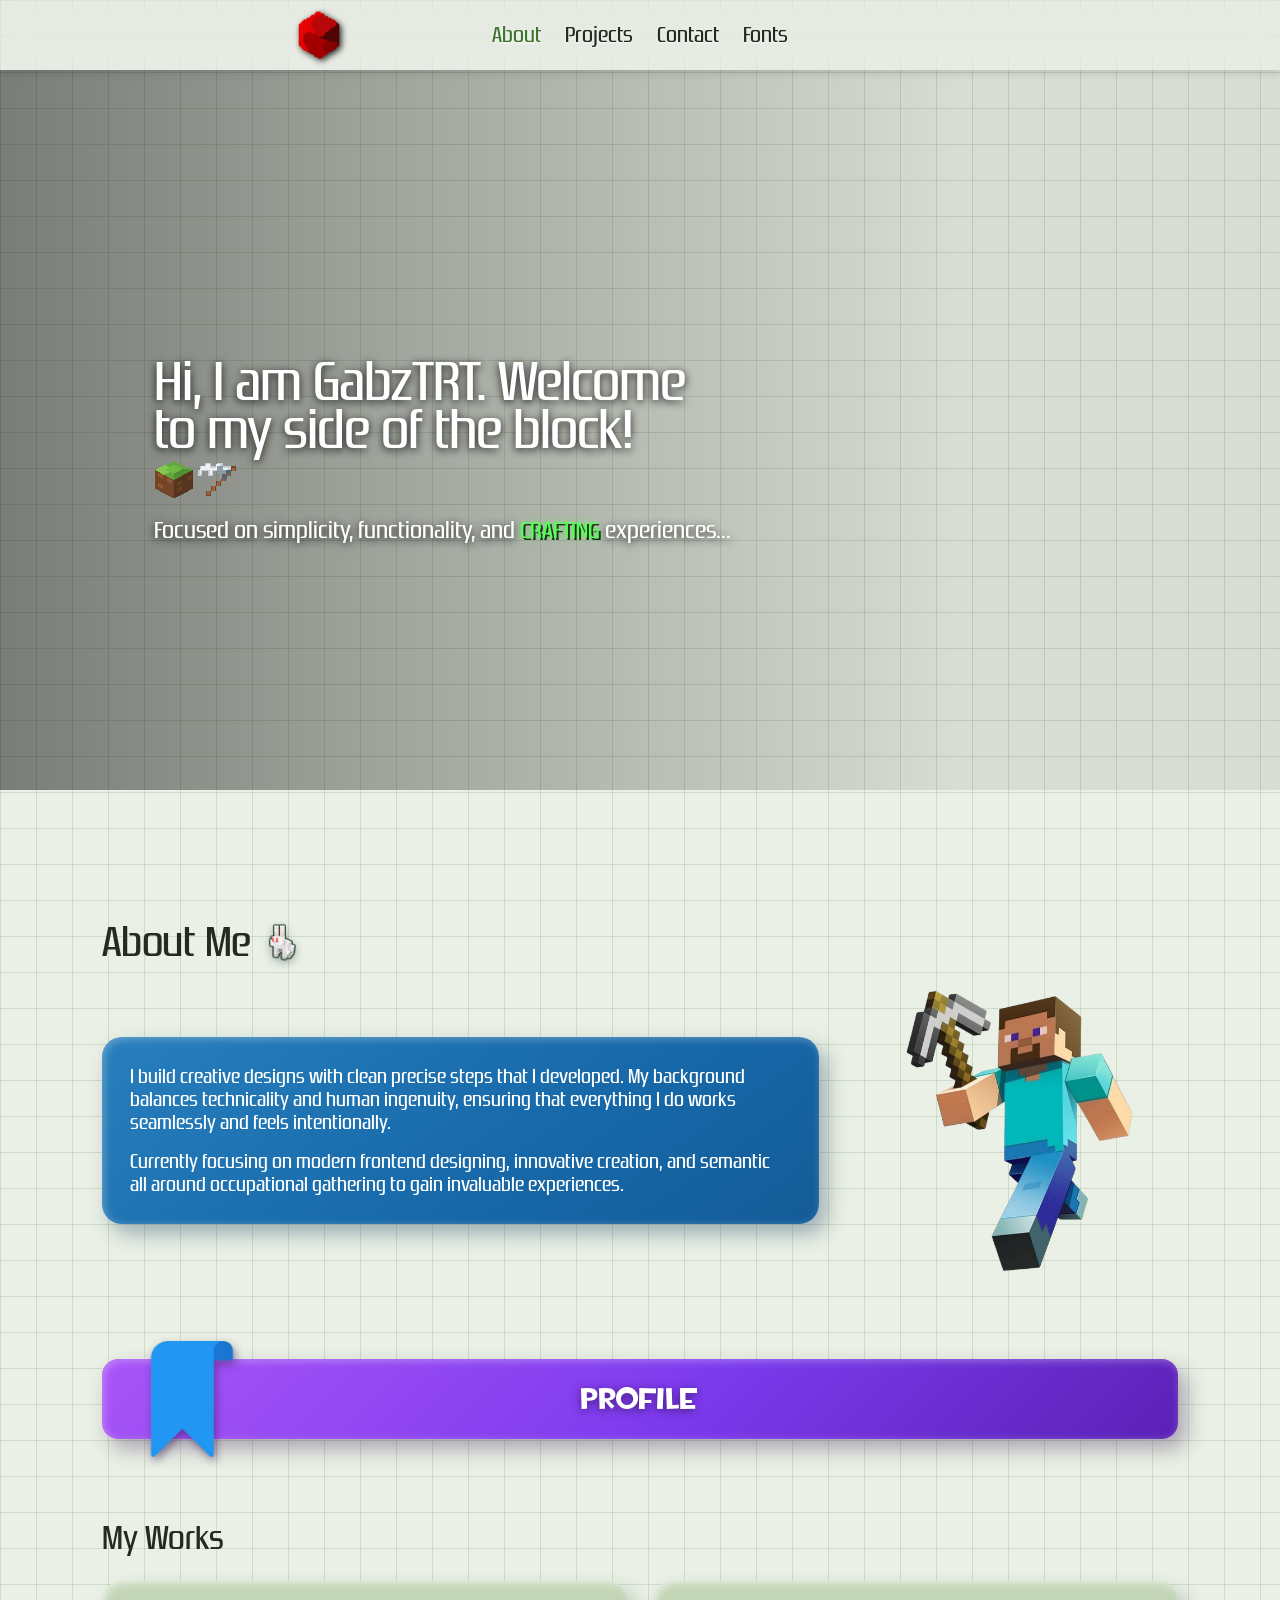
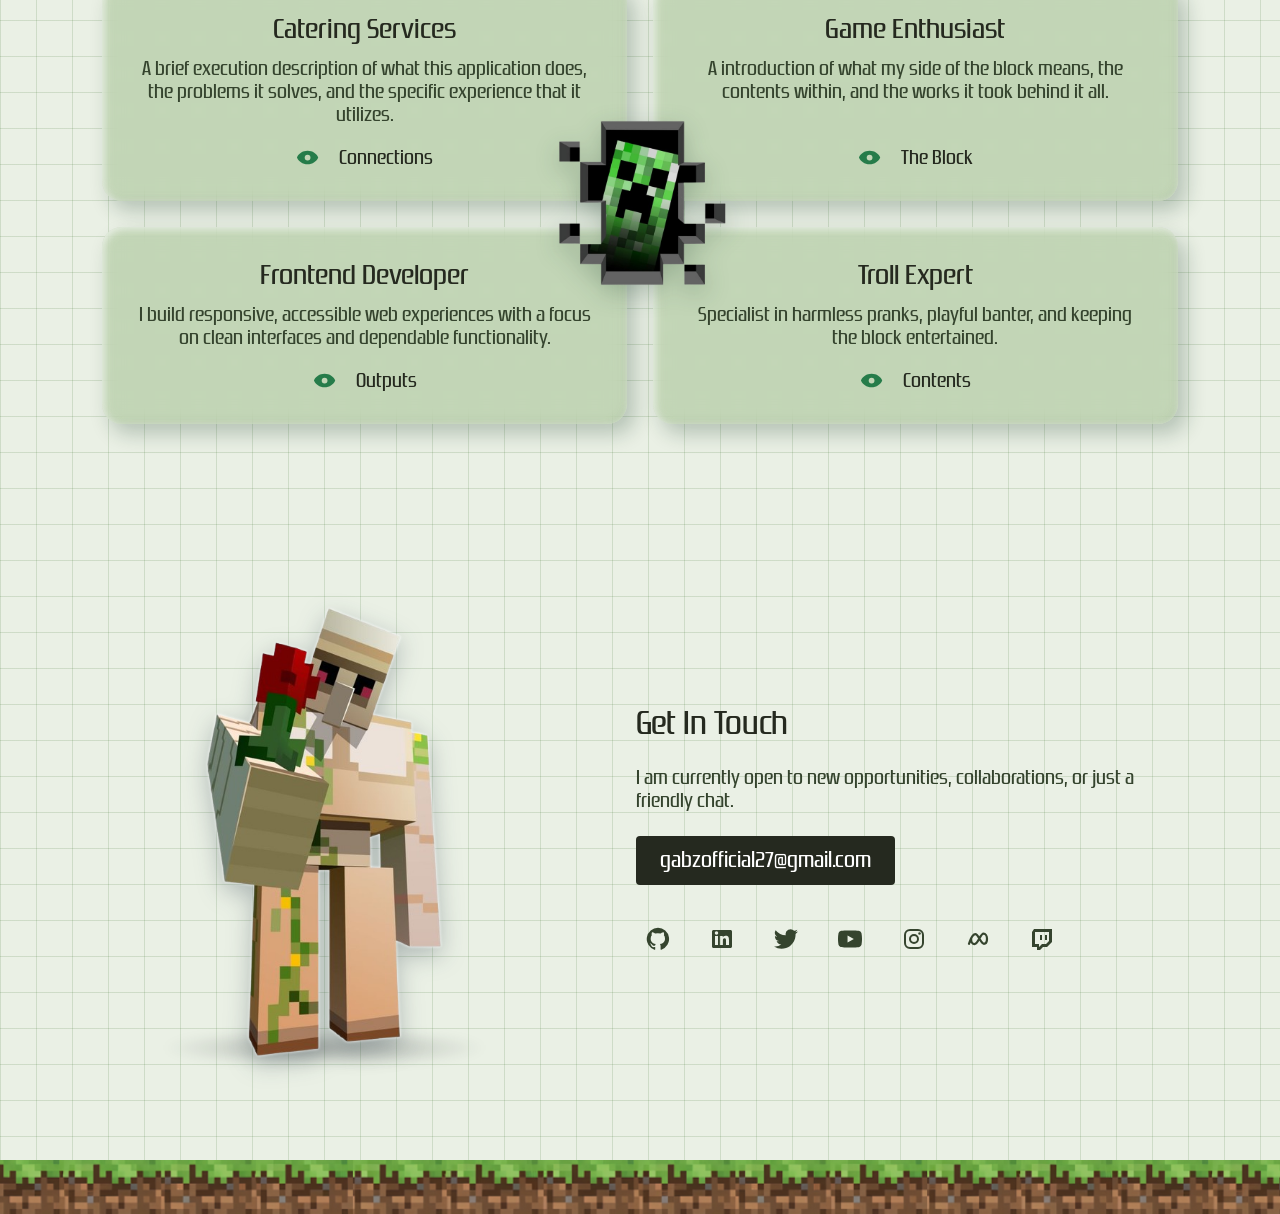
<file: HTML/index.html>
<!DOCTYPE html>
<html lang="en">
<head>
    <meta charset="UTF-8">
    <meta name="viewport" content="width=device-width, initial-scale=1.0">
    <title>GabzTRT's Block</title>
    <link rel="icon" type="image/png" href="../assets/Redcube.png">
    <link rel="preconnect" href="https://fonts.googleapis.com">
    <link rel="preconnect" href="https://fonts.gstatic.com" crossorigin>
    <link href="https://fonts.googleapis.com/css2?family=Lilita+One&family=Press+Start+2P&display=swap" rel="stylesheet">
    <link rel="stylesheet" href="../CSS/fonts.css?v=3">
    <link rel="stylesheet" href="../CSS/style.css?v=48">
</head>
<body>

    <!-- Header / Navigation -->
    <header>
        <nav class="container">
            <a class="logo-link" href="#" aria-label="Back to top">
                <img src="../assets/Redcube.png" alt="" class="logo">
            </a>
            <ul class="nav-links">
                <li><a href="#about">About</a></li>
                <li><a href="#projects">Projects</a></li>
                <li><a href="#contact">Contact</a></li>
                <li class="font-picker">
                    <button class="font-picker-toggle" type="button" aria-haspopup="menu" aria-expanded="false" aria-controls="font-menu">
                        Fonts
                    </button>
                    <div class="font-picker-menu" id="font-menu" role="group" aria-label="Font selection" hidden>
                        <p class="font-picker-title" role="presentation">Choose a font</p>
                        <div class="font-picker-options" role="menu" aria-label="Available fonts">
                            <button type="button" role="menuitemradio" data-font="pixel">Press Start 2P</button>
                            <button type="button" role="menuitemradio" data-font="system">System</button>
                            <button type="button" role="menuitemradio" data-font="arial">Arial</button>
                            <button type="button" role="menuitemradio" data-font="georgia">Georgia</button>
                            <button type="button" role="menuitemradio" data-font="trebuchet">Trebuchet MS</button>
                            <button type="button" role="menuitemradio" data-font="supercell">Supercell Magic (Clash of Clans)</button>
                            <button type="button" role="menuitemradio" data-font="minecraft">Minecraft</button>
                            <button type="button" role="menuitemradio" data-font="minecrafter">Minecrafter (MadPixel)</button>
                            <button type="button" role="menuitemradio" data-font="minecrafter-alt">Minecrafter Alt (MadPixel)</button>
                            <button type="button" role="menuitemradio" data-font="tf2">TF2 Build</button>
                            <button type="button" role="menuitemradio" data-font="overseer">Overseer</button>
                            <button type="button" role="menuitemradio" data-font="adventure">Adventure Time Logo</button>
                            <button type="button" role="menuitemradio" data-font="ps-bold">Play Station PS Bold</button>
                            <button type="button" role="menuitemradio" data-font="ps-old">Play Station PS Old</button>
                            <button type="button" role="menuitemradio" data-font="zrnic">Zrnic</button>
                            <button type="button" role="menuitemradio" data-font="zrnic-rg">Zrnic Rg <span>Current</span></button>
                            <button class="font-option-clash" type="button" role="menuitemradio" data-font="clash">Clash-inspired (Lilita One)</button>
                        </div>
                        <p class="font-picker-status" role="status" aria-live="polite"></p>
                    </div>
                </li>
            </ul>
        </nav>
    </header>

    <main class="container">
        <!-- Hero Section -->
        <section class="hero">
            <video class="bg-video" autoplay muted loop playsinline aria-hidden="true" tabindex="-1">
                <source src="../assets/bg/minecraft-dog-1920x1080.mp4" type="video/mp4">
            </video>
            <h1>Hi, I am GabzTRT. Welcome to my side of the block! <span class="hero-tools"><img src="../assets/dirt-block.svg" alt="Dirt block"><img src="../assets/iron-pickaxe.svg" alt="Pixel-art iron pickaxe"></span></h1>
            <p>Focused on simplicity, functionality, and <span class="hero-highlight">CRAFTING</span> experiences...</p>
        </section>
        <!-- About Section -->
        <section id="about" class="section">
            <div class="about-heading">
                <h2 class="section-title">About Me</h2>
                <a class="about-rabbit-link" href="bunny.html" aria-label="Visit the Bunny Vault">
                    <img class="about-rabbit" src="../assets/models/Rabbit_White.png" alt="White Minecraft rabbit">
                </a>
            </div>
            <div class="about-content">
                <div class="about-copy">
                    <p>I build creative designs with clean precise steps that I developed. My background balances technicality and human ingenuity, ensuring that everything I do works seamlessly and feels intentionally.</p>
                    <p>Currently focusing on modern frontend designing, innovative creation, and semantic all around occupational gathering to gain invaluable experiences.</p>
                </div>
                <img class="about-image" src="../assets/models/Steve_Pickaxe.png" alt="Minecraft character Steve holding a pickaxe">
            </div>
        </section>
        <section class="profile-link-section" aria-label="Profile">
            <a class="profile-button" href="profile.html">
                <img src="../assets/models/Bookmark.png" alt="" aria-hidden="true">
                <span>Profile</span>
            </a>
        </section>

        <!-- Projects Section -->
        <section id="projects" class="section">
            <h2 class="section-title">My Works</h2>
            <div class="project-grid">
                <img class="project-center-golem" src="../assets/models/Creeper.png" alt="" aria-hidden="true">
                
                <!-- Project 1 -->
                <article class="project-card">
                    <h3>Catering Services</h3>
                    <p>A brief execution description of what this application does, the problems it solves, and the specific experience that it utilizes.</p>
                    <div class="project-links">
                        <button class="quickview-link" type="button" aria-label="Preview Catering Services">
                            <svg viewBox="0 0 24 24" aria-hidden="true" focusable="false">
                                <path fill-rule="evenodd" d="M12 5c-5.2 0-9.4 3-11 7 1.6 4 5.8 7 11 7s9.4-3 11-7c-1.6-4-5.8-7-11-7zm0 10a3 3 0 1 1 0-6 3 3 0 0 1 0 6z"></path>
                            </svg>
                        </button>
                        <a href="#" target="_blank">Connections</a>
                    </div>
                </article>

                <!-- Project 2 -->
                <article class="project-card">
                    <h3>Game Enthusiast</h3>
                    <p>A introduction of what my side of the block means, the contents within, and the works it took behind it all.</p>
                    <div class="project-links">
                        <button class="quickview-link" type="button" aria-label="Preview Game Enthusiast">
                            <svg viewBox="0 0 24 24" aria-hidden="true" focusable="false">
                                <path fill-rule="evenodd" d="M12 5c-5.2 0-9.4 3-11 7 1.6 4 5.8 7 11 7s9.4-3 11-7c-1.6-4-5.8-7-11-7zm0 10a3 3 0 1 1 0-6 3 3 0 0 1 0 6z"></path>
                            </svg>
                        </button>
                        <a href="#" target="_blank">The Block</a>
                    </div>
                </article>

                <!-- Project 3 -->
                <article class="project-card">
                    <h3>Frontend Developer</h3>
                    <p>I build responsive, accessible web experiences with a focus on clean interfaces and dependable functionality.</p>
                    <div class="project-links">
                        <button class="quickview-link" type="button" aria-label="Preview Frontend Developer">
                            <svg viewBox="0 0 24 24" aria-hidden="true" focusable="false">
                                <path fill-rule="evenodd" d="M12 5c-5.2 0-9.4 3-11 7 1.6 4 5.8 7 11 7s9.4-3 11-7c-1.6-4-5.8-7-11-7zm0 10a3 3 0 1 1 0-6 3 3 0 0 1 0 6z"></path>
                            </svg>
                        </button>
                        <a href="#" target="_blank">Outputs</a>
                    </div>
                </article>

                <!-- Project 4 -->
                <article class="project-card">
                    <h3>Troll Expert</h3>
                    <p>Specialist in harmless pranks, playful banter, and keeping the block entertained.</p>
                    <div class="project-links">
                        <button class="quickview-link" type="button" aria-label="Preview Troll Expert">
                            <svg viewBox="0 0 24 24" aria-hidden="true" focusable="false">
                                <path fill-rule="evenodd" d="M12 5c-5.2 0-9.4 3-11 7 1.6 4 5.8 7 11 7s9.4-3 11-7c-1.6-4-5.8-7-11-7zm0 10a3 3 0 1 1 0-6 3 3 0 0 1 0 6z"></path>
                            </svg>
                        </button>
                        <a href="#" target="_blank">Contents</a>
                    </div>
                </article>

            </div>
        </section>

        <dialog class="project-preview" aria-labelledby="project-preview-title" aria-describedby="project-preview-description">
            <div class="project-preview-panel">
                <button class="project-preview-close" type="button" aria-label="Close project preview">&times;</button>
                <p class="project-preview-eyebrow" id="project-preview-eyebrow"></p>
                <h2 id="project-preview-title"></h2>
                <p class="project-preview-description" id="project-preview-description"></p>
                <div class="project-preview-screen">
                    <span class="project-preview-screen-label">Project preview</span>
                    <strong id="project-preview-screen-title"></strong>
                    <p id="project-preview-screen-copy"></p>
                </div>
                <section class="project-creators" aria-labelledby="project-creators-title" hidden>
                    <div class="project-creators-heading">
                        <div>
                            <p class="project-creators-eyebrow">Gaming & community</p>
                            <h3 id="project-creators-title">My Favorite YouTubers</h3>
                        </div>
                        <p class="project-creators-note">Subscriber counts are approximate and were checked November 14, 2026.</p>
                    </div>
                    <div class="gameplay-showcase">
                        <div class="gameplay-slider" role="region" aria-roledescription="carousel" aria-labelledby="gameplay-showcase-title">
                            <h4 class="gameplay-showcase-title" id="gameplay-showcase-title">Gameplay highlights</h4>
                            <div class="gameplay-media">
                                <img class="gameplay-thumbnail" src="https://media.tenor.com/mAlNB99pLacAAAAM/dantdm-dan-tdm.gif" alt="" loading="lazy" decoding="async" referrerpolicy="no-referrer">
                                <div class="gameplay-overlay">
                                    <p class="gameplay-creator"></p>
                                    <a class="gameplay-source" href="https://tenor.com/view/dantdm-dan-tdm-dan-tdm-shock-gif-10955372264763764135" target="_blank" rel="noopener noreferrer" aria-label="View DanTDM GIF source on Tenor">
                                        <svg viewBox="0 0 24 24" aria-hidden="true" focusable="false">
                                            <path d="M14 4h6v6M20 4l-9 9M18 13v6a1 1 0 0 1-1 1H5a1 1 0 0 1-1-1V7a1 1 0 0 1 1-1h6" fill="none" stroke="currentColor" stroke-linecap="round" stroke-linejoin="round" stroke-width="2"/>
                                        </svg>
                                    </a>
                                </div>
                            </div>
                            <div class="gameplay-controls">
                                <div class="gameplay-indicators" role="group" aria-label="Choose a creator"></div>
                                <button class="gameplay-toggle" type="button" aria-label="Pause automatic slide rotation" aria-pressed="false">
                                    <svg class="gameplay-pause-icon" viewBox="0 0 24 24" aria-hidden="true" focusable="false">
                                        <path d="M7 5h4v14H7zM13 5h4v14h-4z" fill="currentColor"/>
                                    </svg>
                                    <svg class="gameplay-resume-icon" viewBox="0 0 24 24" aria-hidden="true" focusable="false" hidden>
                                        <path d="M8 5v14l11-7z" fill="currentColor"/>
                                    </svg>
                                </button>
                            </div>
                        </div>
                    </div>
                    <div class="project-creators-grid">
                        <article class="creator-card creator-card--dantdm">
                            <div class="creator-card-main">
                                <img class="creator-avatar" src="https://yt3.ggpht.com/1IPv4TRdl3RaT1HEsqdvjzqA0OvBHbVxZFt2U5QZHKDgbEGosdazeBqyJH9ZU5rhs9kfC8dGXRc=s192-c-k-c0x00ffffff-no-rj" alt="" loading="lazy" decoding="async" referrerpolicy="no-referrer">
                                <div class="creator-card-content">
                                    <div class="creator-card-heading">
                                        <h4>DanTDM</h4>
                                        <a href="https://www.youtube.com/channel/UCS5Oz6CHmeoF7vSad0qqXfw" target="_blank" rel="noopener noreferrer" aria-label="Visit DanTDM on YouTube">
                                            <svg viewBox="0 0 24 24" aria-hidden="true" focusable="false"><path d="M23.5 6.2a3 3 0 0 0-2.1-2.1C19.5 3.6 12 3.6 12 3.6s-7.5 0-9.4.5A3 3 0 0 0 .5 6.2 31 31 0 0 0 0 12a31 31 0 0 0 .5 5.8 3 3 0 0 0 2.1 2.1c1.9.5 9.4.5 9.4.5s7.5 0 9.4-.5a3 3 0 0 0 2.1-2.1A31 31 0 0 0 24 12a31 31 0 0 0-.5-5.8Z" fill="currentColor"/><path d="M9.6 15.6V8.4l6.3 3.6-6.3 3.6Z" fill="#fff"/></svg>
                                        </a>
                                    </div>
                                    <p>Gaming adventures featuring Minecraft, Pokémon, and other games.</p>
                                </div>
                            </div>
                            <dl class="creator-stats">
                                <div><dt>Subscribers</dt><dd>~29.1M</dd></div>
                                <div><dt>Channel created</dt><dd>July 14, 2012</dd></div>
                            </dl>
                        </article>
                        <article class="creator-card creator-card--markiplier">
                            <div class="creator-card-main">
                                <img class="creator-avatar" src="https://yt3.ggpht.com/ytc/AIdro_nfDvwu14-iN5YZcaLIomwno1_3oFcYTmG5_kn7SMj_nec=s192-c-k-c0x00ffffff-no-rj" alt="" loading="lazy" decoding="async" referrerpolicy="no-referrer">
                                <div class="creator-card-content">
                                    <div class="creator-card-heading">
                                        <h4>Markiplier</h4>
                                        <a href="https://www.youtube.com/channel/UC7_YxT-KID8kRbqZo7MyscQ" target="_blank" rel="noopener noreferrer" aria-label="Visit Markiplier on YouTube">
                                            <svg viewBox="0 0 24 24" aria-hidden="true" focusable="false"><path d="M23.5 6.2a3 3 0 0 0-2.1-2.1C19.5 3.6 12 3.6 12 3.6s-7.5 0-9.4.5A3 3 0 0 0 .5 6.2 31 31 0 0 0 0 12a31 31 0 0 0 .5 5.8 3 3 0 0 0 2.1 2.1c1.9.5 9.4.5 9.4.5s7.5 0 9.4-.5a3 3 0 0 0 2.1-2.1A31 31 0 0 0 24 12a31 31 0 0 0-.5-5.8Z" fill="currentColor"/><path d="M9.6 15.6V8.4l6.3 3.6-6.3 3.6Z" fill="#fff"/></svg>
                                        </a>
                                    </div>
                                    <p>Let's Plays, horror games, comedy sketches, and creative projects.</p>
                                </div>
                            </div>
                            <dl class="creator-stats">
                                <div><dt>Subscribers</dt><dd>~39M</dd></div>
                                <div><dt>Channel created</dt><dd>May 26, 2012</dd></div>
                            </dl>
                        </article>
                        <article class="creator-card creator-card--jacksepticeye">
                            <div class="creator-card-main">
                                <img class="creator-avatar" src="https://yt3.ggpht.com/ytc/AIdro_m7K306sLhJfQqGAMnuHdEBTwdqBA4gVTGa_FtEmarXd34=s192-c-k-c0x00ffffff-no-rj" alt="" loading="lazy" decoding="async" referrerpolicy="no-referrer">
                                <div class="creator-card-content">
                                    <div class="creator-card-heading">
                                        <h4>Jacksepticeye</h4>
                                        <a href="https://www.youtube.com/channel/UCYzPXprvl5Y-Sf0g4vX-m6g" target="_blank" rel="noopener noreferrer" aria-label="Visit Jacksepticeye on YouTube">
                                            <svg viewBox="0 0 24 24" aria-hidden="true" focusable="false"><path d="M23.5 6.2a3 3 0 0 0-2.1-2.1C19.5 3.6 12 3.6 12 3.6s-7.5 0-9.4.5A3 3 0 0 0 .5 6.2 31 31 0 0 0 0 12a31 31 0 0 0 .5 5.8 3 3 0 0 0 2.1 2.1c1.9.5 9.4.5 9.4.5s7.5 0 9.4-.5a3 3 0 0 0 2.1-2.1A31 31 0 0 0 24 12a31 31 0 0 0-.5-5.8Z" fill="currentColor"/><path d="M9.6 15.6V8.4l6.3 3.6-6.3 3.6Z" fill="#fff"/></svg>
                                        </a>
                                    </div>
                                    <p>Energetic gaming playthroughs, comedy, reactions, and vlogs.</p>
                                </div>
                            </div>
                            <dl class="creator-stats">
                                <div><dt>Subscribers</dt><dd>~31.1M</dd></div>
                                <div><dt>Channel created</dt><dd>February 24, 2007</dd></div>
                            </dl>
                        </article>
                        <article class="creator-card creator-card--pewdiepie">
                            <div class="creator-card-main">
                                <img class="creator-avatar" src="https://yt3.ggpht.com/vik8mAiwHQbXiFyKfZ3__p55_VBdGvwxPpuPJBBwdbF0PjJxikXhrP-C3nLQAMAxGNd_-xQCIg=s192-c-k-c0x00ffffff-no-rj" alt="" loading="lazy" decoding="async" referrerpolicy="no-referrer">
                                <div class="creator-card-content">
                                    <div class="creator-card-heading">
                                        <h4>PewDiePie</h4>
                                        <a href="https://www.youtube.com/channel/UC-lHJZR3Gqxm24_Vd_AJ5Yw" target="_blank" rel="noopener noreferrer" aria-label="Visit PewDiePie on YouTube">
                                            <svg viewBox="0 0 24 24" aria-hidden="true" focusable="false"><path d="M23.5 6.2a3 3 0 0 0-2.1-2.1C19.5 3.6 12 3.6 12 3.6s-7.5 0-9.4.5A3 3 0 0 0 .5 6.2 31 31 0 0 0 0 12a31 31 0 0 0 .5 5.8 3 3 0 0 0 2.1 2.1c1.9.5 9.4.5 9.4.5s7.5 0 9.4-.5a3 3 0 0 0 2.1-2.1A31 31 0 0 0 24 12a31 31 0 0 0-.5-5.8Z" fill="currentColor"/><path d="M9.6 15.6V8.4l6.3 3.6-6.3 3.6Z" fill="#fff"/></svg>
                                        </a>
                                    </div>
                                    <p>Gaming, reactions, internet culture, and personal videos.</p>
                                </div>
                            </div>
                            <dl class="creator-stats">
                                <div><dt>Subscribers</dt><dd>~109M</dd></div>
                                <div><dt>Channel created</dt><dd>April 29, 2010</dd></div>
                            </dl>
                        </article>
                        <article class="creator-card creator-card--sinvicta">
                            <div class="creator-card-main">
                                <img class="creator-avatar" src="https://yt3.ggpht.com/ytc/AIdro_l2n0pe5kBomfeqTmTlcjhhSKJ2IX5kp4HVwjuiLVnCbmA=s192-c-k-c0x00ffffff-no-rj" alt="" loading="lazy" decoding="async" referrerpolicy="no-referrer">
                                <div class="creator-card-content">
                                    <div class="creator-card-heading">
                                        <h4>Sinvicta</h4>
                                        <a href="https://www.youtube.com/channel/UC86BKGkw3Giit6yTAntInfQ" target="_blank" rel="noopener noreferrer" aria-label="Visit Sinvicta on YouTube">
                                            <svg viewBox="0 0 24 24" aria-hidden="true" focusable="false"><path d="M23.5 6.2a3 3 0 0 0-2.1-2.1C19.5 3.6 12 3.6 12 3.6s-7.5 0-9.4.5A3 3 0 0 0 .5 6.2 31 31 0 0 0 0 12a31 31 0 0 0 .5 5.8 3 3 0 0 0 2.1 2.1c1.9.5 9.4.5 9.4.5s7.5 0 9.4-.5a3 3 0 0 0 2.1-2.1A31 31 0 0 0 24 12a31 31 0 0 0-.5-5.8Z" fill="currentColor"/><path d="M9.6 15.6V8.4l6.3 3.6-6.3 3.6Z" fill="#fff"/></svg>
                                        </a>
                                    </div>
                                    <p>The Binding of Isaac runs, challenges, and gameplay commentary.</p>
                                </div>
                            </div>
                            <dl class="creator-stats">
                                <div><dt>Subscribers</dt><dd>~335K</dd></div>
                                <div><dt>Channel created</dt><dd>April 9, 2007</dd></div>
                            </dl>
                        </article>
                        <article class="creator-card creator-card--zackscottgames">
                            <div class="creator-card-main">
                                <img class="creator-avatar" src="https://yt3.ggpht.com/ytc/AIdro_k9XhQKXomSHmUebMeTtKbj0nMYpsKPgBpNqYGWKfhPNTM=s192-c-k-c0x00ffffff-no-rj" alt="" loading="lazy" decoding="async" referrerpolicy="no-referrer">
                                <div class="creator-card-content">
                                    <div class="creator-card-heading">
                                        <h4>ZackScottGames</h4>
                                        <a href="https://www.youtube.com/channel/UCzNhowpzT4AwyIW7Unk_B5Q" target="_blank" rel="noopener noreferrer" aria-label="Visit ZackScottGames on YouTube">
                                            <svg viewBox="0 0 24 24" aria-hidden="true" focusable="false"><path d="M23.5 6.2a3 3 0 0 0-2.1-2.1C19.5 3.6 12 3.6 12 3.6s-7.5 0-9.4.5A3 3 0 0 0 .5 6.2 31 31 0 0 0 0 12a31 31 0 0 0 .5 5.8 3 3 0 0 0 2.1 2.1c1.9.5 9.4.5 9.4.5s7.5 0 9.4-.5a3 3 0 0 0 2.1-2.1A31 31 0 0 0 24 12a31 31 0 0 0-.5-5.8ZM9.6 15.6V8.4l6.3 3.6-6.3 3.6Z" fill="currentColor"/></svg>
                                        </a>
                                    </div>
                                    <p>Let's Plays and walkthroughs for Nintendo, adventure, and story-driven games.</p>
                                </div>
                            </div>
                            <dl class="creator-stats">
                                <div><dt>Subscribers</dt><dd>~5.53M</dd></div>
                                <div><dt>Channel created</dt><dd>December 31, 2010</dd></div>
                            </dl>
                        </article>
                    </div>
                </section>
                <div class="project-preview-sections" aria-label="Project content placeholders">
                    <article>
                        <h3 id="project-preview-section-one-title"></h3>
                        <p id="project-preview-section-one-copy"></p>
                    </article>
                    <article>
                        <h3 id="project-preview-section-two-title"></h3>
                        <p id="project-preview-section-two-copy"></p>
                    </article>
                    <article>
                        <h3 id="project-preview-section-three-title"></h3>
                        <p id="project-preview-section-three-copy"></p>
                    </article>
                </div>
            </div>
        </dialog>

        <!-- Contact Section -->
        <section id="contact" class="section">
            <div class="contact-visual">
                <img class="contact-image" src="../assets/models/Golem_Flower.png" alt="Minecraft iron golem holding a flower">
            </div>
            <div class="contact-details">
                <h2 class="section-title">Get In Touch</h2>
                <p>I am currently open to new opportunities, collaborations, or just a friendly chat.</p>
                <div class="contact-links">
                    <a href="https://mail.google.com/mail/?view=cm&amp;to=gabzofficial27@gmail.com" class="email-btn">gabzofficial27@gmail.com</a>
                    <div class="socials">
                    <a href="#" target="_blank" aria-label="GitHub">
                        <svg viewBox="0 0 24 24" aria-hidden="true" focusable="false">
                            <path fill="currentColor" d="M12 .75a11.25 11.25 0 0 0-3.56 21.92c.56.1.77-.24.77-.54v-2.1c-3.14.68-3.8-1.33-3.8-1.33-.5-1.3-1.22-1.65-1.22-1.65-.99-.68.08-.67.08-.67 1.1.08 1.68 1.13 1.68 1.13.98 1.68 2.56 1.2 3.18.92.1-.71.38-1.2.7-1.48-2.5-.28-5.13-1.25-5.13-5.56 0-1.23.44-2.23 1.13-3.02-.11-.28-.49-1.43.11-2.98 0 0 .92-.3 3.1 1.15a10.8 10.8 0 0 1 5.64 0c2.15-1.45 3.08-1.15 3.08-1.15.61 1.55.23 2.7.12 2.98.7.79 1.12 1.79 1.12 3.02 0 4.32-2.64 5.27-5.15 5.55.4.35.75 1.03.75 2.08v3.11c0 .3.2.65.78.54A11.25 11.25 0 0 0 12 .75Z"/>
                        </svg>
                    </a>
                    <a href="#" target="_blank" aria-label="LinkedIn">
                        <svg viewBox="0 0 24 24" aria-hidden="true" focusable="false">
                            <path fill="currentColor" d="M20.45 3H3.55C2.7 3 2 3.67 2 4.5v15c0 .83.7 1.5 1.55 1.5h16.9c.85 0 1.55-.67 1.55-1.5v-15c0-.83-.7-1.5-1.55-1.5ZM8 18H5V9h3v9ZM6.5 7.77a1.75 1.75 0 1 1 0-3.5 1.75 1.75 0 0 1 0 3.5ZM19 18h-3v-4.38c0-1.04-.02-2.37-1.45-2.37-1.45 0-1.67 1.13-1.67 2.3V18h-3V9h2.88v1.23h.04c.4-.7 1.38-1.45 2.84-1.45C18.68 8.78 19 10.7 19 13.2V18Z"/>
                        </svg>
                    </a>
                    <a href="#" target="_blank" aria-label="Twitter">
                        <svg viewBox="0 0 24 24" aria-hidden="true" focusable="false">
                            <path fill="currentColor" d="M23.95 4.57a9.9 9.9 0 0 1-2.83.78 4.94 4.94 0 0 0 2.17-2.72 9.86 9.86 0 0 1-3.13 1.2 4.92 4.92 0 0 0-8.39 4.49A13.98 13.98 0 0 1 1.64 3.16a4.92 4.92 0 0 0 1.52 6.57 4.9 4.9 0 0 1-2.23-.62v.06a4.93 4.93 0 0 0 3.95 4.83 4.93 4.93 0 0 1-2.22.08 4.93 4.93 0 0 0 4.6 3.42A9.88 9.88 0 0 1 0 19.54a13.94 13.94 0 0 0 7.55 2.21c9.06 0 14.02-7.5 14.02-14.02l-.02-.64a10 10 0 0 0 2.45-2.52Z"/>
                        </svg>
                    </a>
                    <a href="https://www.youtube.com/@gabz2723">
                        <svg viewBox="0 0 24 24" aria-hidden="true" focusable="false">
                            <path fill="currentColor" d="M23.5 6.2a3 3 0 0 0-2.1-2.12C19.55 3.57 12 3.57 12 3.57s-7.55 0-9.4.51A3 3 0 0 0 .5 6.2 31.3 31.3 0 0 0 0 12a31.3 31.3 0 0 0 .5 5.8 3 3 0 0 0 2.1 2.12c1.85.51 9.4.51 9.4.51s7.55 0 9.4-.51a3 3 0 0 0 2.1-2.12A31.3 31.3 0 0 0 24 12a31.3 31.3 0 0 0-.5-5.8ZM9.55 15.58V8.42L15.82 12l-6.27 3.58Z"/>
                        </svg>
                    </a>
                    <a href="#" target="_blank" aria-label="Instagram">
                        <svg viewBox="0 0 24 24" aria-hidden="true" focusable="false">
                            <rect x="3" y="3" width="18" height="18" rx="5" fill="none" stroke="currentColor" stroke-width="2"/>
                            <circle cx="12" cy="12" r="4" fill="none" stroke="currentColor" stroke-width="2"/>
                            <circle cx="17.5" cy="6.5" r="1.25" fill="currentColor"/>
                        </svg>
                    </a>
                    <a href="#" target="_blank" aria-label="Meta">
                        <svg viewBox="0 0 24 24" aria-hidden="true" focusable="false">
                            <path d="M3 16.8c1.7-5.3 4-9.6 6.3-9.6 3.2 0 5.5 9.6 8.7 9.6 1.7 0 3-2.1 3-5.1s-1.6-5.1-3.5-5.1c-3.2 0-5.3 10.5-9 10.5-2 0-3.5-2.1-3.5-5.1" fill="none" stroke="currentColor" stroke-linecap="round" stroke-linejoin="round" stroke-width="2.2"/>
                        </svg>
                    </a>
                    <a href="#" target="_blank" aria-label="Twitch">
                        <svg viewBox="0 0 24 24" aria-hidden="true" focusable="false">
                            <path fill="currentColor" d="M4 2h18v13l-5 5h-4l-3 3H7v-3H2V5l2-3Zm1 3v12h4v3l3-3h4l3-3V5H5Zm5 3h2v5h-2V8Zm5 0h2v5h-2V8Z"/>
                        </svg>
                    </a>
                    </div>
                </div>
            </div>
        </section>
    </main>

    <!-- Footer -->
    <footer>
        <p class="container">&copy; 2026 GabzTRT. Built with intent and creativity.</p>
    </footer>
	
	<script src="../JAVA/script.js?v=17"></script>

</body>
</html>
</file>
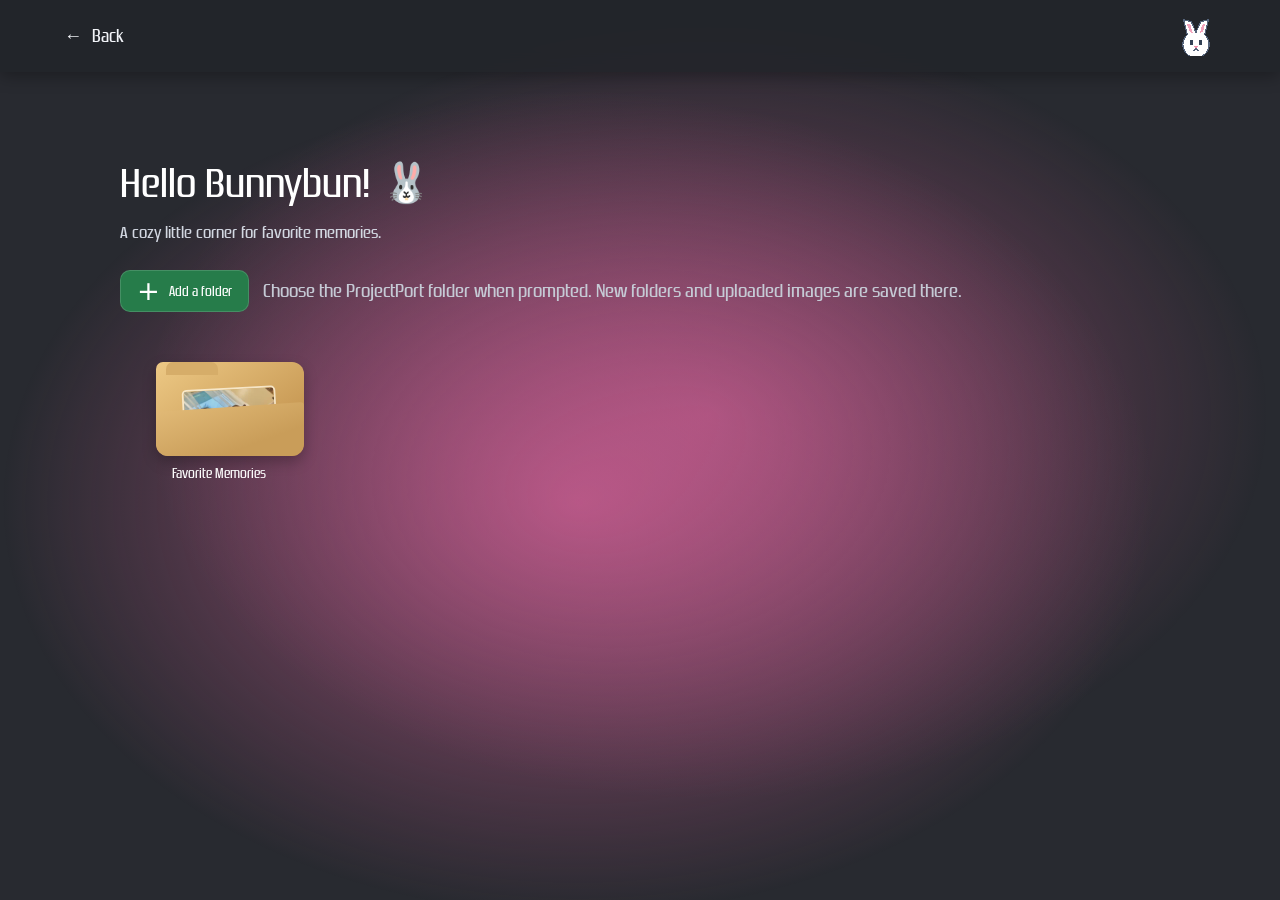
<file: HTML/bunny.html>
<!DOCTYPE html>
<html lang="en">
<head>
    <meta charset="UTF-8">
    <meta name="viewport" content="width=device-width, initial-scale=1.0">
    <title>Bunny Vault</title>
    <link rel="icon" type="image/svg+xml" href="../assets/bunny-icon.svg">
    <link rel="preconnect" href="https://fonts.googleapis.com">
    <link rel="preconnect" href="https://fonts.gstatic.com" crossorigin>
    <link href="https://fonts.googleapis.com/css2?family=Lilita+One&family=Press+Start+2P&display=swap" rel="stylesheet">
    <link rel="stylesheet" href="../CSS/fonts.css?v=3">
    <link rel="stylesheet" href="../CSS/bunny.css?v=6">
</head>
<body>
    <header class="vault-topbar">
        <a class="back-link" href="index.html#about"><span aria-hidden="true">&larr;</span> Back</a>
        <img class="vault-icon" src="../assets/bunny-icon.svg" alt="">
    </header>

    <main class="vault-main">
        <h1>Hello Bunnybun!<span aria-hidden="true">🐰</span></h1>
        <p class="vault-intro">A cozy little corner for favorite memories.</p>

        <section class="folder-actions" aria-label="Folder actions">
            <button class="add-folder-button" type="button">
                <span aria-hidden="true">+</span>
                Add a folder
            </button>
            <p class="folder-save-hint">Choose the ProjectPort folder when prompted. New folders and uploaded images are saved there.</p>
        </section>

        <section class="bunny-gallery" id="folder-list" aria-label="Photo folders"></section>
        <p class="folder-settings-error" role="alert" hidden></p>

        <dialog class="photo-dialog" id="photo-dialog" aria-labelledby="dialog-title">
            <div class="dialog-panel">
                <header class="dialog-header">
                    <div>
                        <p class="dialog-eyebrow">Bunny Vault</p>
                        <h2 id="dialog-title">Favorite Memories</h2>
                    </div>
                    <div class="dialog-header-actions">
                        <button class="dialog-add-files" type="button">
                            <span aria-hidden="true">+</span>
                            Add Files
                        </button>
                        <button class="dialog-close" type="button" aria-label="Close photo viewer">&times;</button>
                    </div>
                </header>

                <input class="folder-file-input" id="folder-file-input" type="file" accept="image/*" multiple hidden>
                <p class="upload-status" role="status" hidden></p>
                <div class="photo-grid" aria-label="Image files"></div>
                <section class="photo-viewer" aria-label="Full-size photo" hidden>
                    <div class="viewer-toolbar">
                        <button class="viewer-back" type="button">Back to photos</button>
                        <span class="viewer-caption"></span>
                        <div class="zoom-controls" aria-label="Image zoom controls">
                            <button class="zoom-out" type="button" aria-label="Zoom out">−</button>
                            <button class="zoom-reset" type="button" aria-label="Reset zoom">100%</button>
                            <button class="zoom-in" type="button" aria-label="Zoom in">+</button>
                        </div>
                    </div>
                    <div class="viewer-stage">
                        <img class="viewer-image" alt="">
                    </div>
                </section>
            </div>
            <div class="photo-tooltip" id="photo-tooltip" role="tooltip" aria-hidden="true"></div>
        </dialog>

        <dialog class="action-dialog" id="rename-dialog" aria-labelledby="rename-title">
            <form class="action-form" id="rename-form">
                <p class="dialog-eyebrow">Folder settings</p>
                <h2 id="rename-title">Rename folder</h2>
                <p class="action-error rename-error" role="alert" hidden></p>
                <label class="rename-label" for="folder-name-input">Folder name</label>
                <input id="folder-name-input" name="folderName" type="text" maxlength="60" required>
                <div class="action-buttons">
                    <button class="action-cancel" type="button">Cancel</button>
                    <button class="action-save" type="submit">Save</button>
                </div>
            </form>
        </dialog>

        <dialog class="action-dialog" id="delete-dialog" aria-labelledby="delete-title">
            <form class="action-form" id="delete-form">
                <p class="dialog-eyebrow">Folder settings</p>
                <h2 id="delete-title">Delete folder?</h2>
                <p class="delete-message">Are you sure? You won't recover the images after deleting. 🙁</p>
                <p class="action-error delete-error" role="alert" hidden></p>
                <div class="action-buttons">
                    <button class="action-cancel" type="button">Cancel</button>
                    <button class="action-delete" type="submit">Confirm</button>
                </div>
            </form>
        </dialog>
    </main>
    <script src="../JAVA/bunny.js?v=11"></script>
</body>
</html>
</file>
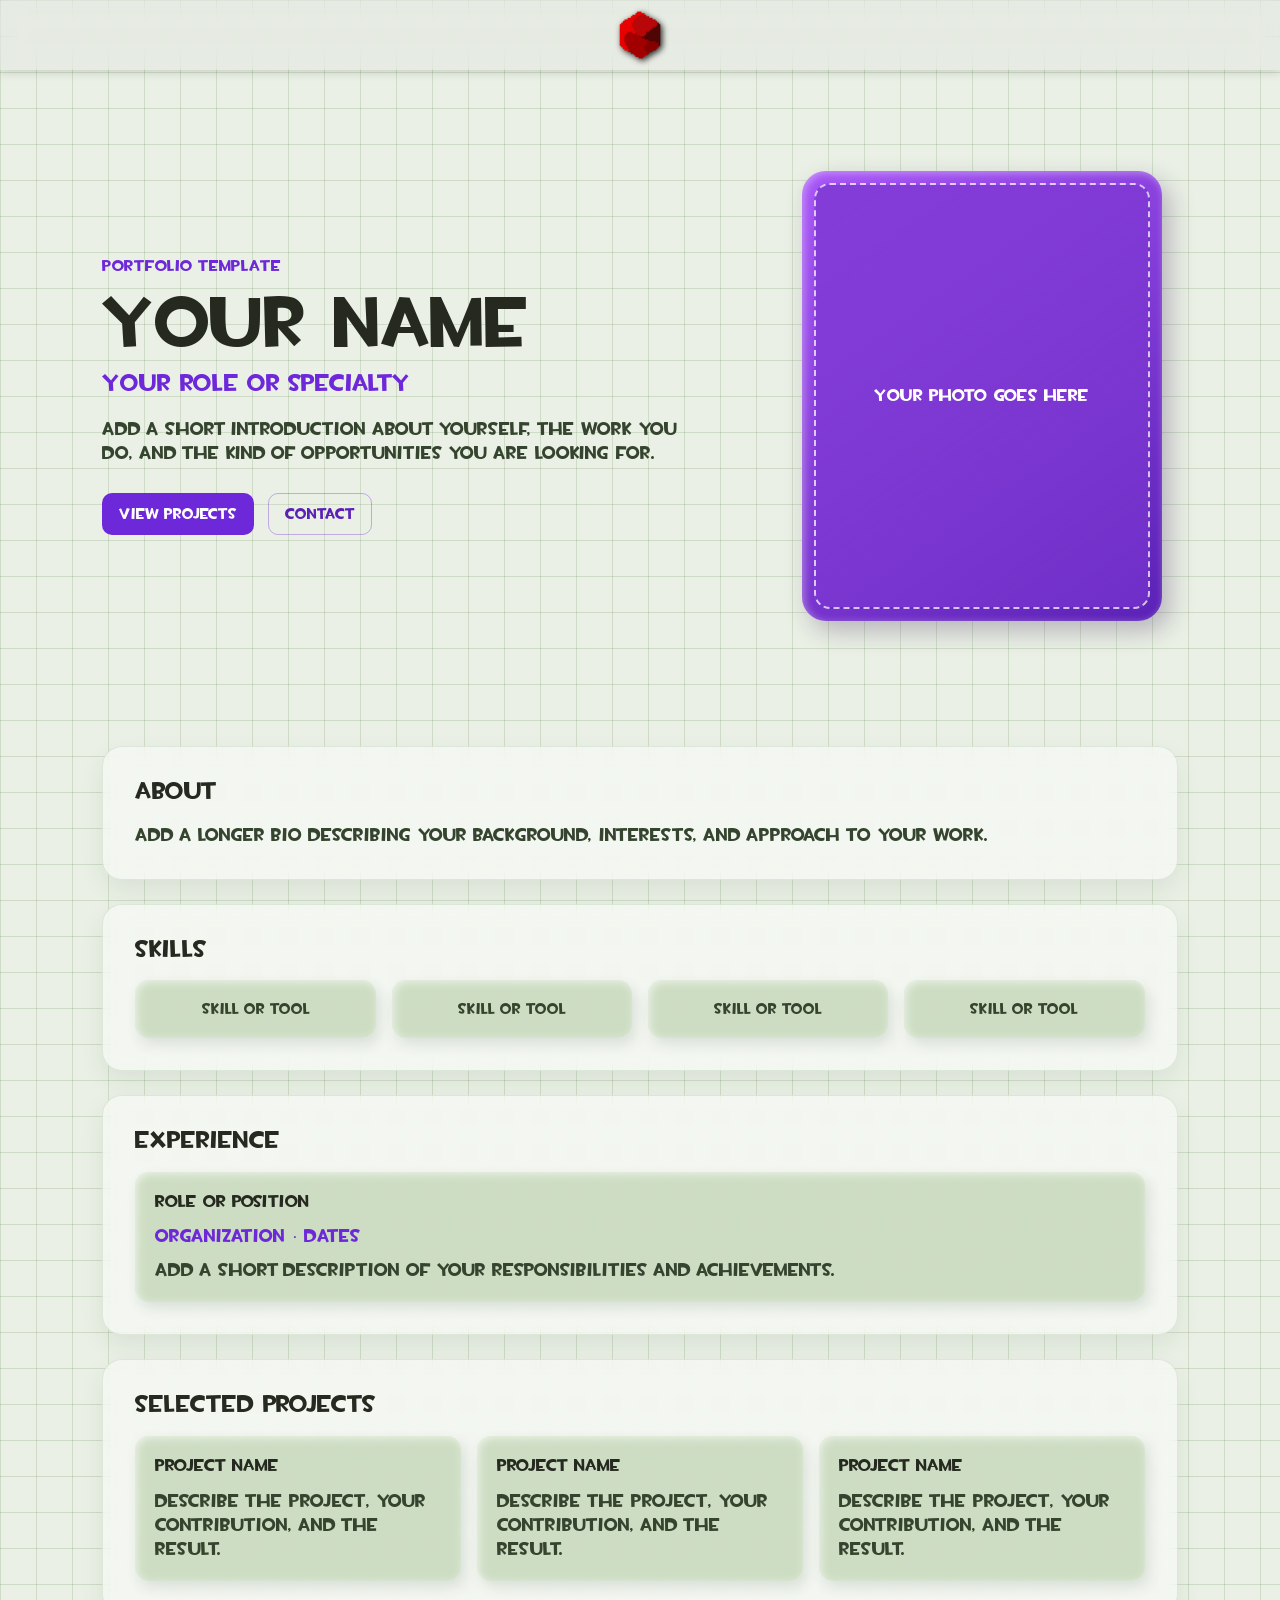
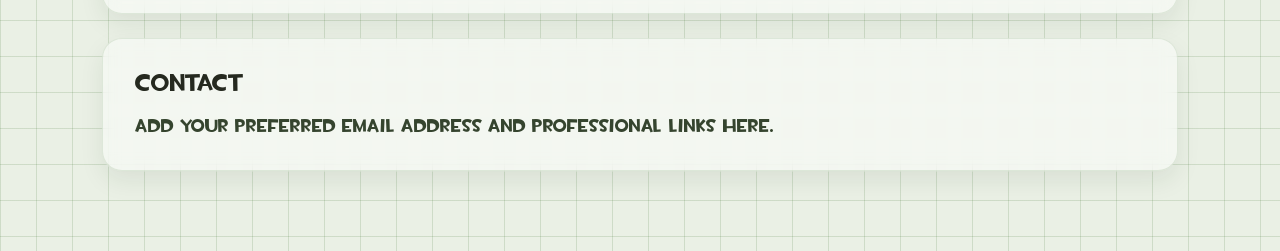
<file: HTML/profile.html>
<!DOCTYPE html>
<html lang="en">
<head>
    <meta charset="UTF-8">
    <meta name="viewport" content="width=device-width, initial-scale=1.0">
    <title>Profile Portfolio | GabzTRT</title>
    <link rel="icon" type="image/png" href="../assets/Redcube.png">
    <link rel="preconnect" href="https://fonts.googleapis.com">
    <link rel="preconnect" href="https://fonts.gstatic.com" crossorigin>
    <link href="https://fonts.googleapis.com/css2?family=Lilita+One&family=Press+Start+2P&display=swap" rel="stylesheet">
    <link rel="stylesheet" href="../CSS/fonts.css?v=3">
    <link rel="stylesheet" href="../CSS/style.css?v=41">
    <link rel="stylesheet" href="../CSS/profile.css?v=3">
</head>
<body class="profile-page">
    <header>
        <nav class="container profile-nav">
            <a class="logo-link" href="index.html" aria-label="Return to the home page">
                <img src="../assets/Redcube.png" alt="" class="logo">
            </a>
        </nav>
    </header>

    <main class="profile-main">
        <section class="profile-hero" aria-labelledby="profile-title">
            <div class="profile-hero-copy">
                <p class="profile-eyebrow">Portfolio template</p>
                <h1 id="profile-title">Your Name</h1>
                <p class="profile-role">Your role or specialty</p>
                <p class="profile-intro">Add a short introduction about yourself, the work you do, and the kind of opportunities you are looking for.</p>
                <div class="profile-actions">
                    <a href="#profile-projects">View projects</a>
                    <a href="#profile-contact">Contact</a>
                </div>
            </div>
            <div class="profile-photo-frame">
                <div class="profile-photo-placeholder" role="img" aria-label="Placeholder for your profile photo">
                    <span>Your photo goes here</span>
                </div>
            </div>
        </section>

        <section class="profile-section" aria-labelledby="profile-about-title">
            <h2 id="profile-about-title">About</h2>
            <p>Add a longer bio describing your background, interests, and approach to your work.</p>
        </section>

        <section class="profile-section" aria-labelledby="profile-skills-title">
            <h2 id="profile-skills-title">Skills</h2>
            <ul class="profile-skills">
                <li>Skill or tool</li>
                <li>Skill or tool</li>
                <li>Skill or tool</li>
                <li>Skill or tool</li>
            </ul>
        </section>

        <section class="profile-section" aria-labelledby="profile-experience-title">
            <h2 id="profile-experience-title">Experience</h2>
            <article class="profile-card">
                <h3>Role or position</h3>
                <p class="profile-card-meta">Organization · Dates</p>
                <p>Add a short description of your responsibilities and achievements.</p>
            </article>
        </section>

        <section class="profile-section" id="profile-projects" aria-labelledby="profile-projects-title">
            <h2 id="profile-projects-title">Selected projects</h2>
            <div class="profile-projects">
                <article class="profile-card">
                    <h3>Project name</h3>
                    <p>Describe the project, your contribution, and the result.</p>
                </article>
                <article class="profile-card">
                    <h3>Project name</h3>
                    <p>Describe the project, your contribution, and the result.</p>
                </article>
                <article class="profile-card">
                    <h3>Project name</h3>
                    <p>Describe the project, your contribution, and the result.</p>
                </article>
            </div>
        </section>

        <section class="profile-section" id="profile-contact" aria-labelledby="profile-contact-title">
            <h2 id="profile-contact-title">Contact</h2>
            <p>Add your preferred email address and professional links here.</p>
        </section>
    </main>
</body>
</html>
</file>
<file: CSS/fonts.css>
@font-face {
    font-family: "Supercell Magic";
    src: url("../assets/fonts/supercell-magic.ttf") format("truetype");
    font-style: normal;
    font-weight: 400;
    font-display: swap;
}

@font-face {
    font-family: "Minecraft";
    src: url("../assets/fonts/minecraft.ttf") format("truetype");
    font-style: normal;
    font-weight: 400;
    font-display: swap;
}

@font-face {
    font-family: "Minecrafter";
    src: url("../assets/fonts/minecrafter.ttf") format("truetype");
    font-style: normal;
    font-weight: 400;
    font-display: swap;
}

@font-face {
    font-family: "Minecrafter Alt";
    src: url("../assets/fonts/minecrafter-alt.ttf") format("truetype");
    font-style: normal;
    font-weight: 400;
    font-display: swap;
}

@font-face {
    font-family: "TF2 Build";
    src: url("../assets/fonts/tf2build.ttf") format("truetype");
    font-style: normal;
    font-weight: 400;
    font-display: swap;
}

@font-face {
    font-family: "Overseer";
    src: url("../assets/fonts/Overseer.otf") format("opentype");
    font-style: normal;
    font-weight: 400;
    font-display: swap;
}

@font-face {
    font-family: "Overseer";
    src: url("../assets/fonts/Overseer Italic.otf") format("opentype");
    font-style: italic;
    font-weight: 400;
    font-display: swap;
}

@font-face {
    font-family: "Overseer";
    src: url("../assets/fonts/Overseer Bold.otf") format("opentype");
    font-style: normal;
    font-weight: 700;
    font-display: swap;
}

@font-face {
    font-family: "Overseer";
    src: url("../assets/fonts/Overseer Bold Italic.otf") format("opentype");
    font-style: italic;
    font-weight: 700;
    font-display: swap;
}

@font-face {
    font-family: "Adventure Time Logo";
    src: url("../assets/fonts/Adventure Time Logo.ttf") format("truetype");
    font-style: normal;
    font-weight: 400;
    font-display: swap;
}

@font-face {
    font-family: "PS Bold";
    src: url("../assets/fonts/Play Station/PsBold-2Oy2w.ttf") format("truetype");
    font-style: normal;
    font-weight: 700;
    font-display: swap;
}

@font-face {
    font-family: "PS Old";
    src: url("../assets/fonts/Play Station/PsOld-vmPMD.ttf") format("truetype");
    font-style: normal;
    font-weight: 400;
    font-display: swap;
}

@font-face {
    font-family: "Zrnic";
    src: url("../assets/fonts/Play Station/zrnic___.ttf") format("truetype");
    font-style: normal;
    font-weight: 400;
    font-display: swap;
}

@font-face {
    font-family: "Zrnic Rg";
    src: url("../assets/fonts/Play Station/zrnic rg.ttf") format("truetype");
    font-style: normal;
    font-weight: 400;
    font-display: swap;
}
</file>
<file: CSS/style.css>
/* --- Color Palette & Variables --- */
:root {
    --bg-color: #fff;
    --text-main: #25291f;
    --text-muted: #35442e;
    --accent: #3f742f;
    --card-bg: #e3f0d6;
    --max-width: 800px;
    --site-font-family: "Zrnic Rg", sans-serif;
}

/* --- Base Resets & Layout --- */
* {
    margin: 0;
    padding: 0;
    box-sizing: border-box;
}

html {
    background-color: #eaf0e5;
    scroll-behavior: auto;
    font-size-adjust: 0.75;
}

body {
    font-family: var(--site-font-family);
    font-weight: 400;
    min-height: 100vh;
    position: relative;
    isolation: isolate;
    background-color: #eaf0e5;
    background-image:
        linear-gradient(rgba(63, 116, 47, 0.16) 1px, transparent 1px),
        linear-gradient(90deg, rgba(63, 116, 47, 0.16) 1px, transparent 1px);
    background-size: 36px 36px;
    color: var(--text-main);
    line-height: 1.6;
    padding-top: 70px; /* Align content directly below the fixed header */
}

.bg-video {
    position: absolute;
    inset: 0;
    z-index: 0;
    width: 100%;
    height: 100%;
    object-fit: cover;
    object-position: 70% 40%;
    transform: scale(1.08) translateX(3%);
    pointer-events: none;
}

main,
footer {
    position: relative;
    z-index: 1;
}

.container {
    max-width: var(--max-width);
    margin: 0 auto;
    padding: 0 24px;
}

main.container {
    max-width: none;
    padding: 0;
}

/* --- Navigation --- */
header {
    position: fixed;
    top: 0;
    left: 0;
    width: 100%;
    background-color: rgba(226, 226, 226, 0.3);
    backdrop-filter: blur(12px);
    -webkit-backdrop-filter: blur(12px);
    box-shadow: 0 2px 10px rgba(0, 0, 0, 0.15);
    z-index: 1000;
}

nav {
    display: flex;
    align-items: center;
    height: 70px;
    position: relative;
}

.font-picker {
    position: relative;
}

.font-picker-toggle {
    border: 0;
    color: #25291f;
    background: transparent;
    font: inherit;
    font-size: 0.95rem;
    text-shadow: 0 1px 2px rgba(255, 255, 255, 0.9);
    cursor: pointer;
    transition: color 0.2s ease, text-shadow 0.2s ease;
}

.font-picker-toggle:hover,
.font-picker-toggle[aria-expanded="true"] {
    color: var(--accent);
    text-shadow: 0 1px 3px rgba(255, 255, 255, 0.95);
}

.font-picker-toggle:focus-visible,
.font-picker-menu button:focus-visible {
    outline: 2px solid var(--accent);
    outline-offset: 3px;
    border-radius: 4px;
}

.font-picker-menu {
    position: absolute;
    top: calc(100% + 10px);
    right: 0;
    display: grid;
    width: min(250px, calc(100vw - 32px));
    max-height: min(70vh, 500px);
    gap: 4px;
    padding: 10px;
    border: 1px solid rgba(37, 41, 31, 0.15);
    border-radius: 14px;
    background: rgba(255, 255, 255, 0.96);
    box-shadow: 0 12px 32px rgba(18, 30, 16, 0.2);
    backdrop-filter: blur(14px);
    -webkit-backdrop-filter: blur(14px);
    overflow-y: auto;
    overscroll-behavior: contain;
    opacity: 0;
    transform: translateY(-6px) scale(0.98);
    transform-origin: top right;
    transition: opacity 180ms ease, transform 220ms ease, display 180ms allow-discrete;
}

.font-picker-options {
    display: grid;
    gap: 4px;
}

.font-picker-menu:not([hidden]) {
    opacity: 1;
    transform: translateY(0) scale(1);
}

.font-picker-menu[hidden] {
    display: none;
}

@starting-style {
    .font-picker-menu:not([hidden]) {
        opacity: 0;
        transform: translateY(-6px) scale(0.98);
    }
}

.font-picker-title {
    padding: 4px 10px 8px;
    color: var(--text-muted);
    font-family: Arial, sans-serif;
    font-size: 0.82rem;
    font-weight: 700;
}

.font-picker-menu button {
    display: flex;
    min-width: 0;
    min-height: 40px;
    align-items: center;
    justify-content: space-between;
    gap: 10px;
    padding: 8px 10px;
    border: 0;
    border-radius: 8px;
    color: var(--text-main);
    background: transparent;
    font: inherit;
    font-size: 0.68rem;
    text-align: left;
    overflow-wrap: anywhere;
    cursor: pointer;
    transition: color 160ms ease, background-color 160ms ease;
}

.font-picker-menu button:hover,
.font-picker-menu button[aria-checked="true"] {
    color: #24441c;
    background: #e3f0d6;
}

.font-picker-menu button span {
    color: var(--accent);
    font-family: Arial, sans-serif;
    font-size: 0.72rem;
}

.font-picker-menu .font-option-clash {
    font-family: "Lilita One", sans-serif;
    font-size: 0.95rem;
    font-size-adjust: 0.75;
    letter-spacing: 0.02em;
}

.font-picker-options [data-font="supercell"] {
    font-family: "Supercell Magic", sans-serif;
}

.font-picker-options [data-font="minecraft"] {
    font-family: "Minecraft", sans-serif;
}

.font-picker-options [data-font="minecrafter"] {
    font-family: "Minecrafter", sans-serif;
}

.font-picker-options [data-font="minecrafter-alt"] {
    font-family: "Minecrafter Alt", sans-serif;
}

.font-picker-options [data-font="tf2"] {
    font-family: "TF2 Build", sans-serif;
}

.font-picker-options [data-font="overseer"] {
    font-family: "Overseer", sans-serif;
}

.font-picker-options [data-font="adventure"] {
    font-family: "Adventure Time Logo", sans-serif;
}

.font-picker-options [data-font="ps-bold"] {
    font-family: "PS Bold", sans-serif;
}

.font-picker-options [data-font="ps-old"] {
    font-family: "PS Old", sans-serif;
}

.font-picker-options [data-font="zrnic"] {
    font-family: "Zrnic", sans-serif;
}

.font-picker-options [data-font="zrnic-rg"] {
    font-family: "Zrnic Rg", sans-serif;
}

.font-picker-status {
    padding: 4px 10px 0;
    color: #a22b2b;
    font-family: Arial, sans-serif;
    font-size: 0.76rem;
    line-height: 1.4;
}

.font-picker-status:empty {
    display: none;
}

.logo {
    display: block;
    width: 110px;
    height: 50px;
    object-fit: contain;
    filter: drop-shadow(2px 2px 3px rgba(0, 0, 0, 0.85));
}

.nav-links {
    display: flex;
    list-style: none;
    gap: 24px;
    position: absolute;
    left: 50%;
    transform: translateX(-50%);
}

.nav-links a {
    text-decoration: none;
    color: #25291f;
    font-size: 0.95rem;
    text-shadow: 0 1px 2px rgba(255, 255, 255, 0.9);
    transition: color 0.2s ease, text-shadow 0.2s ease;
}

.nav-links a:hover {
    color: var(--accent);
    text-shadow: 0 1px 3px rgba(255, 255, 255, 0.95);
}

/* --- Core Sections Layout --- */
.section {
    padding: 80px 0 40px 0;
    scroll-margin-top: 70px;
}

.hero,
.section {
    margin-bottom: 48px;
}

.section-title {
    font-size: 1.5rem;
    font-weight: 400;
    margin-bottom: 24px;
    letter-spacing: -0.3px;
    position: relative;
}

/* --- Hero --- */
.hero {
    position: relative;
    isolation: isolate;
    display: flex;
    flex-direction: column;
    justify-content: center;
    width: 100%;
    height: min(56.25vw, 850px);
    min-height: 560px;
    padding: 100px clamp(24px, 12vw, 180px) 60px;
    overflow: hidden;
    color: #fff;
    text-shadow: 0 2px 8px rgba(0, 0, 0, 0.85);
}

.hero::before {
    position: absolute;
    inset: 0;
    z-index: 1;
    background: linear-gradient(90deg, rgba(0, 0, 0, 0.48), rgba(0, 0, 0, 0.08) 75%);
    content: "";
}

.profile-link-section {
    height: 80px;
    margin-inline: clamp(24px, 8vw, 120px);
}

.profile-button {
    display: flex;
    position: relative;
    width: 100%;
    height: 100%;
    align-items: center;
    justify-content: center;
    overflow: visible;
    border-radius: 16px;
    color: #fff;
    background: linear-gradient(135deg, #a855f7 0%, #7c3aed 55%, #5b21b6 100%);
    box-shadow:
        inset 2px 2px 8px rgba(255, 255, 255, 0.3),
        8px 10px 20px rgba(54, 25, 82, 0.35);
    font-size: 1.25rem;
    text-decoration: none;
    text-shadow: 0 2px 8px rgba(38, 12, 72, 0.65);
    transition: filter 240ms ease, transform 280ms cubic-bezier(0.22, 1, 0.36, 1);
    font-family: "TF2 Build", sans-serif;
}

.profile-button:hover,
.profile-button:focus-visible {
    filter: brightness(1.08);
    transform: translateY(-2px);
}

.profile-button:focus-visible {
    outline: 3px solid #5b21b6;
    outline-offset: 4px;
}

.profile-button img {
    display: block;
    position: absolute;
    top: 50%;
    left: clamp(12px, 3vw, 32px);
    z-index: 2;
    width: 116px;
    height: 116px;
    object-fit: contain;
    filter: drop-shadow(2px 4px 4px rgba(38, 12, 72, 0.45));
    transform: translateY(-50%);
    pointer-events: none;
}

.profile-button span {
    position: relative;
    z-index: 1;
}

.hero > :not(.bg-video) {
    position: relative;
    z-index: 2;
}

.hero h1 {
    max-width: 560px;
    font-size: 2.5rem;
    font-weight: 400;
    line-height: 1.2;
    margin-bottom: 16px;
    letter-spacing: -1px;
}

.hero p {
    font-size: 1.05rem;
    color: #fff;
}

.hero-tools {
    display: inline-flex;
    align-items: center;
    gap: 0.08em;
    vertical-align: -0.12em;
}

.hero-tools img {
    display: inline-block;
    width: 1em;
    height: 1em;
    object-fit: contain;
    image-rendering: pixelated;
}

.hero-highlight {
    display: inline-block;
    color: #55ff55;
    text-shadow: 2px 2px 0 #173b12, 0 0 8px rgba(85, 255, 85, 0.55);
    transition: transform 0.18s ease;
}

.hero-highlight:hover {
    transform: scale(1.12);
    cursor: url("data:image/svg+xml,%3Csvg xmlns='http://www.w3.org/2000/svg' width='32' height='32'%3E%3Ctext x='2' y='27' font-size='26'%3E%E2%9B%8F%EF%B8%8F%3C/text%3E%3C/svg%3E") 4 4, pointer;
}

/* --- About --- */
#about {
    width: 100%;
    padding: 80px clamp(24px, 8vw, 120px) 40px;
}

#about .section-title {
    font-size: 1.9rem;
    margin-bottom: 24px;
}

.about-heading {
    display: flex;
    align-items: center;
    gap: 12px;
}

.about-rabbit-link {
    display: block;
    width: 2.3rem;
    height: 2.3rem;
    margin-bottom: 24px;
    cursor: pointer;
}

.about-rabbit {
    display: block;
    width: 100%;
    height: 100%;
    object-fit: contain;
    filter:
        drop-shadow(1px 0 0 rgba(23, 54, 20, 0.65))
        drop-shadow(-1px 0 0 rgba(23, 54, 20, 0.65))
        drop-shadow(0 1px 0 rgba(23, 54, 20, 0.65))
        drop-shadow(0 -1px 0 rgba(23, 54, 20, 0.65))
        drop-shadow(0 3px 4px rgba(20, 45, 70, 0.35));
    transition: transform 0.7s ease;
}

.about-rabbit-link:hover .about-rabbit,
.about-rabbit-link:focus-visible .about-rabbit {
    transform: scale(1.18);
}

.about-rabbit-link:focus-visible {
    outline: 2px solid var(--accent);
    outline-offset: 4px;
    border-radius: 50%;
}

.about-content {
    display: grid;
    grid-template-columns: minmax(0, 1.4fr) minmax(220px, 0.6fr);
    align-items: center;
    gap: clamp(24px, 4vw, 56px);
}

.about-copy {
    padding: 28px;
    border-radius: 20px;
    background: linear-gradient(145deg, #287fbd 0%, #1769aa 58%, #145c98 100%);
    color: #fff;
    box-shadow:
        inset 2px 2px 8px rgba(255, 255, 255, 0.3),
        8px 10px 20px rgba(16, 54, 91, 0.35);
}

.about-content p {
    margin-bottom: 16px;
    color: #fff;
    font-size: 0.9rem;
}

.about-content p:last-child {
    margin-bottom: 0;
}

.about-image {
    display: block;
    width: 100%;
    height: 280px;
    max-width: 300px;
    object-fit: contain;
    border-radius: 20px;
    justify-self: center;
}

/* --- Projects --- */
#projects {
    width: 100%;
    padding: 80px clamp(24px, 8vw, 120px) 40px;
}

.project-grid {
    display: grid;
    position: relative;
    grid-template-columns: repeat(2, minmax(0, 1fr));
    width: 100%;
    gap: clamp(16px, 2vw, 28px);
}

.project-center-golem {
    position: absolute;
    top: 50%;
    left: 50%;
    z-index: 2;
    width: clamp(176px, 13vw, 190px);
    object-fit: contain;
    filter: drop-shadow(0 8px 12px rgba(16, 54, 35, 0.24));
    transform: translate(-50%, -50%);
    pointer-events: none;
}

.project-card {
    display: flex;
    position: relative;
    z-index: 0;
    isolation: isolate;
    min-width: 0;
    flex-direction: column;
    padding: clamp(24px, 2.5vw, 32px);
    border: 0;
    border-radius: 20px;
    text-align: center;
}

.project-card::before {
    position: absolute;
    inset: 0;
    z-index: -1;
    border-radius: inherit;
    background-color: rgba(160, 190, 140, 0.52);
    box-shadow:
        inset 2px 2px 8px rgba(255, 255, 255, 0.72),
        inset -2px -2px 8px rgba(44, 67, 38, 0.1),
        8px 10px 20px rgba(16, 54, 35, 0.24);
    backdrop-filter: blur(10px);
    -webkit-backdrop-filter: blur(10px);
    content: "";
    transform: scale(1);
}

.project-card:focus-within {
    outline: 2px solid rgba(63, 116, 47, 0.72);
    outline-offset: 4px;
}

.project-card a:focus-visible,
.project-card button:focus-visible {
    outline: 2px solid var(--accent);
    outline-offset: 4px;
    border-radius: 3px;
}

.project-card h3 {
    font-size: 1.25rem;
    font-weight: 400;
    margin-bottom: 12px;
    text-align: center;
}

.project-card p {
    color: var(--text-muted);
    font-size: 0.9rem;
    margin-bottom: 20px;
}

.project-links {
    display: flex;
    flex-wrap: wrap;
    justify-content: center;
    gap: 20px;
    margin-top: auto;
}

.project-links a,
.project-links button {
    text-decoration: none;
    color: var(--text-main);
    font-size: 0.9rem;
    transition: color 0.2s ease;
}

.project-links .quickview-link {
    display: inline-flex;
    align-items: center;
    justify-content: center;
    padding: 0;
    border: 0;
    color: #267c4a;
    background: transparent;
    font: inherit;
    cursor: pointer;
}

.quickview-link svg {
    display: block;
    width: 1.45rem;
    height: 1.45rem;
    fill: currentColor;
}

.project-links .quickview-link:hover {
    color: #145c35;
}

.project-links a:hover {
    text-decoration: underline;
    text-decoration-color: var(--accent);
}

.project-preview {
    position: fixed;
    inset: 0;
    width: min(760px, calc(100vw - 32px));
    height: fit-content;
    max-width: none;
    max-height: min(88vh, 760px);
    margin: auto;
    padding: 0;
    border: 1px solid rgba(37, 41, 31, 0.16);
    border-radius: 22px;
    color: var(--text-main);
    background: transparent;
    box-shadow: 0 24px 80px rgba(12, 25, 10, 0.35);
    overflow: visible;
}

.project-preview[open] {
    display: block;
}

.project-preview::backdrop {
    background: rgba(13, 23, 12, 0.38);
    backdrop-filter: blur(8px);
    -webkit-backdrop-filter: blur(8px);
}

.project-preview-panel {
    position: relative;
    max-height: min(88vh, 760px);
    padding: clamp(24px, 5vw, 44px);
    border-radius: inherit;
    background: linear-gradient(145deg, rgba(247, 252, 242, 0.98), rgba(226, 240, 214, 0.98));
    overflow-y: auto;
}

.project-preview-close {
    position: absolute;
    top: 16px;
    right: 18px;
    display: grid;
    width: 40px;
    height: 40px;
    place-items: center;
    border: 1px solid rgba(37, 41, 31, 0.15);
    border-radius: 50%;
    color: var(--text-main);
    background: rgba(255, 255, 255, 0.72);
    font: inherit;
    font-size: 1.5rem;
    line-height: 1;
    cursor: pointer;
}

.project-preview-close:hover {
    background: #fff;
}

.project-preview-close:focus-visible {
    outline: 2px solid var(--accent);
    outline-offset: 3px;
}

.project-preview-eyebrow,
.project-preview-screen-label {
    color: var(--accent);
    font-size: 0.78rem;
    letter-spacing: 0.08em;
    text-transform: uppercase;
}

.project-preview h2 {
    max-width: calc(100% - 48px);
    margin: 4px 0 10px;
    font-size: clamp(1.6rem, 5vw, 2.2rem);
    font-weight: 400;
    line-height: 1.2;
}

.project-preview-description {
    max-width: 620px;
    margin-bottom: 22px;
    color: var(--text-muted);
}

.project-preview-screen {
    display: flex;
    min-height: 190px;
    flex-direction: column;
    align-items: flex-start;
    justify-content: center;
    gap: 8px;
    padding: clamp(22px, 5vw, 40px);
    border: 1px dashed rgba(37, 41, 31, 0.3);
    border-radius: 16px;
    background:
        linear-gradient(135deg, rgba(255, 255, 255, 0.84), rgba(211, 231, 195, 0.78)),
        repeating-linear-gradient(45deg, transparent, transparent 12px, rgba(63, 116, 47, 0.04) 12px, rgba(63, 116, 47, 0.04) 24px);
}

.project-preview-screen strong {
    font-size: clamp(1.2rem, 3vw, 1.65rem);
    font-weight: 400;
}

.project-preview-screen p {
    max-width: 520px;
    color: var(--text-muted);
    font-size: 0.9rem;
}

.project-creators {
    margin-top: 22px;
}

.project-creators-heading {
    display: flex;
    align-items: flex-end;
    justify-content: space-between;
    gap: 12px;
    margin-bottom: 12px;
}

.project-creators-eyebrow {
    margin-bottom: 3px;
    color: var(--accent);
    font-size: 0.72rem;
    letter-spacing: 0.08em;
    text-transform: uppercase;
}

.project-creators-heading h3 {
    margin: 0;
    font-size: 1.2rem;
    font-weight: 400;
}

.project-creators-note {
    max-width: 250px;
    margin: 0;
    color: var(--text-muted);
    font-size: 0.72rem;
    line-height: 1.4;
    text-align: right;
}

.gameplay-showcase {
    margin-bottom: 16px;
}

.gameplay-showcase-title {
    margin: 0 0 8px;
    font-size: 0.92rem;
    font-weight: 400;
}

.gameplay-slider {
    --creator-accent: var(--accent);
    overflow: hidden;
    border: 1px solid rgba(37, 41, 31, 0.1);
    border-radius: 14px;
    background: #f7f8f3;
    box-shadow: 0 4px 12px rgba(37, 41, 31, 0.07);
}

.gameplay-media {
    position: relative;
    overflow: hidden;
    aspect-ratio: 16 / 9;
    background: #17251b;
}

.gameplay-thumbnail {
    display: block;
    width: 100%;
    height: 100%;
    object-fit: cover;
}

.gameplay-thumbnail.is-transitioning {
    animation: gameplay-slide-in 420ms cubic-bezier(0.2, 0.7, 0.25, 1) both;
}

@keyframes gameplay-slide-in {
    from {
        opacity: 0.6;
        transform: translateX(1.5%);
    }

    to {
        opacity: 1;
        transform: translateX(0);
    }
}

.gameplay-overlay {
    position: absolute;
    right: 0;
    bottom: 0;
    left: 0;
    display: flex;
    align-items: center;
    justify-content: space-between;
    gap: 10px;
    padding: 24px 12px 10px;
    background: linear-gradient(transparent, rgba(0, 0, 0, 0.72));
}

.gameplay-creator {
    margin: 0;
    color: #fff;
    font-size: 0.86rem;
    font-weight: 700;
    text-shadow: 0 1px 3px rgba(0, 0, 0, 0.65);
}

.gameplay-source {
    display: grid;
    width: 28px;
    height: 28px;
    flex: 0 0 auto;
    place-items: center;
    border: 1px solid rgba(255, 255, 255, 0.72);
    border-radius: 8px;
    color: #fff;
    background: rgba(0, 0, 0, 0.28);
}

.gameplay-source:hover {
    background: rgba(0, 0, 0, 0.56);
}

.gameplay-source:focus-visible,
.gameplay-indicator:focus-visible,
.gameplay-toggle:focus-visible {
    outline: 2px solid var(--creator-accent);
    outline-offset: 3px;
}

.gameplay-source svg {
    width: 16px;
    height: 16px;
}

.gameplay-controls {
    display: flex;
    align-items: center;
    justify-content: space-between;
    gap: 12px;
    min-height: 42px;
    padding: 6px 10px;
}

.gameplay-indicators {
    display: flex;
    align-items: center;
    gap: 8px;
}

.gameplay-indicator {
    width: 8px;
    height: 8px;
    padding: 0;
    border: 0;
    border-radius: 999px;
    background: #b7c1ba;
    cursor: pointer;
    transition: width 180ms ease, background-color 180ms ease;
}

.gameplay-indicator[aria-current="true"] {
    width: 22px;
    background: var(--creator-accent);
}

.gameplay-toggle {
    display: grid;
    width: 30px;
    height: 30px;
    flex: 0 0 auto;
    place-items: center;
    padding: 0;
    border: 1px solid rgba(37, 41, 31, 0.12);
    border-radius: 9px;
    color: var(--creator-accent);
    background: #fff;
    cursor: pointer;
}

.gameplay-toggle:hover {
    background: #f0f3ed;
}

.gameplay-toggle svg {
    display: block;
    width: 14px;
    height: 14px;
}

.gameplay-toggle svg[hidden] {
    display: none;
}

.project-creators-grid {
    display: grid;
    grid-template-columns: repeat(2, minmax(0, 1fr));
    gap: 12px;
}

.creator-card--dantdm {
    --creator-accent: #2879a9;
    --creator-border: rgba(40, 121, 169, 0.28);
    --creator-light: #e2f2fb;
    --creator-dark: #afd6e9;
    --creator-tint: #d3eaf6;
    --creator-emboss: rgba(40, 121, 169, 0.2);
}

.creator-card--markiplier {
    --creator-accent: #a9363e;
    --creator-border: rgba(169, 54, 62, 0.26);
    --creator-light: #fae7e8;
    --creator-dark: #e8bbc0;
    --creator-tint: #f2d5d8;
    --creator-emboss: rgba(169, 54, 62, 0.18);
}

.creator-card--jacksepticeye {
    --creator-accent: #347b45;
    --creator-border: rgba(52, 123, 69, 0.27);
    --creator-light: #e5f3e7;
    --creator-dark: #b7d9bd;
    --creator-tint: #d5ebd9;
    --creator-emboss: rgba(52, 123, 69, 0.18);
}

.creator-card--pewdiepie {
    --creator-accent: #b74235;
    --creator-border: rgba(183, 66, 53, 0.27);
    --creator-light: #fbe8e3;
    --creator-dark: #edc0b7;
    --creator-tint: #f5d9d3;
    --creator-emboss: rgba(183, 66, 53, 0.18);
}

.creator-card--sinvicta {
    --creator-accent: #6d4b99;
    --creator-border: rgba(109, 75, 153, 0.28);
    --creator-light: #f0eafa;
    --creator-dark: #d1c1e6;
    --creator-tint: #e3d8f1;
    --creator-emboss: rgba(109, 75, 153, 0.18);
}

.creator-card--zackscottgames {
    --creator-accent: #337c6e;
    --creator-border: rgba(51, 124, 110, 0.28);
    --creator-light: #e3f2ef;
    --creator-dark: #b5d9d2;
    --creator-tint: #d5eae5;
    --creator-emboss: rgba(51, 124, 110, 0.18);
}

.creator-card {
    min-width: 0;
    padding: 13px;
    border: 1px solid var(--creator-border, rgba(63, 116, 47, 0.16));
    border-radius: 14px;
    background: linear-gradient(145deg, var(--creator-light), var(--creator-dark));
    box-shadow:
        5px 5px 12px rgba(37, 41, 31, 0.12),
        -3px -3px 8px rgba(255, 255, 255, 0.74),
        inset 2px 2px 4px rgba(255, 255, 255, 0.74),
        inset -2px -2px 4px var(--creator-emboss);
    transition: box-shadow 180ms ease, transform 180ms ease;
}

.creator-card:hover {
    box-shadow:
        7px 7px 14px rgba(37, 41, 31, 0.15),
        -3px -3px 8px rgba(255, 255, 255, 0.78),
        inset 2px 2px 4px rgba(255, 255, 255, 0.74),
        inset -2px -2px 4px var(--creator-emboss);
    transform: translateY(-2px);
}

.creator-card-main {
    display: grid;
    grid-template-columns: 46px minmax(0, 1fr);
    align-items: start;
    gap: 10px;
}

.creator-avatar {
    display: block;
    width: 46px;
    height: 46px;
    border: 1px solid var(--creator-border, rgba(37, 41, 31, 0.12));
    border-radius: 50%;
    background: var(--creator-tint, #e5f1e2);
    object-fit: cover;
}

.creator-card-heading {
    display: flex;
    flex-wrap: wrap;
    align-items: center;
    gap: 6px;
    margin-bottom: 7px;
}

.creator-card-heading h4 {
    margin: 0;
    color: var(--creator-accent);
    font-size: 1rem;
    font-weight: 400;
}

.creator-card-content {
    min-width: 0;
}

.creator-card-heading a {
    display: inline-flex;
    width: 20px;
    height: 20px;
    align-items: center;
    justify-content: center;
    color: var(--creator-accent, #267c4a);
    border-radius: 4px;
}

.creator-card-heading a:hover {
    color: var(--creator-accent, #145c35);
    transform: translateY(-1px);
}

.creator-card-heading a:focus-visible {
    outline: 2px solid var(--creator-accent, var(--accent));
    outline-offset: 3px;
}

.creator-card-heading a svg {
    display: block;
    width: 18px;
    height: 18px;
}

.creator-card-content > p {
    margin-bottom: 12px;
    color: var(--text-muted);
    font-size: 0.82rem;
    line-height: 1.45;
}

.creator-stats {
    display: grid;
    grid-template-columns: repeat(2, minmax(0, 1fr));
    gap: 8px;
    margin: 0;
    padding-top: 10px;
    border-top: 1px solid var(--creator-border, rgba(37, 41, 31, 0.1));
}

.creator-stats div {
    min-width: 0;
}

.creator-stats dt {
    color: var(--text-muted);
    font-family: Arial, sans-serif;
    font-size: 0.66rem;
}

.creator-stats dd {
    margin: 2px 0 0;
    color: var(--text-main);
    font-size: 0.78rem;
    font-weight: 700;
    overflow-wrap: anywhere;
}

.project-preview-sections {
    display: grid;
    grid-template-columns: repeat(3, minmax(0, 1fr));
    gap: 12px;
    margin-top: 16px;
}

.project-preview-sections article {
    min-width: 0;
    padding: 16px;
    border: 1px solid rgba(37, 41, 31, 0.1);
    border-radius: 12px;
    background: rgba(255, 255, 255, 0.6);
}

.project-preview-sections h3 {
    margin-bottom: 6px;
    font-size: 0.95rem;
    font-weight: 400;
}

.project-preview-sections p {
    color: var(--text-muted);
    font-size: 0.82rem;
    line-height: 1.45;
}

/* --- Contact --- */
#contact {
    display: grid;
    grid-template-columns: minmax(0, 0.9fr) minmax(0, 1.1fr);
    align-items: center;
    gap: clamp(32px, 7vw, 96px);
    width: 100%;
    padding: 80px clamp(24px, 8vw, 120px) 40px;
}

.contact-visual {
    position: relative;
    width: 100%;
    height: clamp(320px, 38vw, 480px);
    max-width: 420px;
    justify-self: center;
}

.contact-visual::after {
    position: absolute;
    right: 12%;
    bottom: 1%;
    left: 12%;
    height: 8%;
    border-radius: 50%;
    background: radial-gradient(ellipse, rgba(20, 25, 32, 0.3), rgba(20, 25, 32, 0) 72%);
    filter: blur(5px);
    content: "";
}

.contact-image {
    position: relative;
    z-index: 1;
    display: block;
    width: 100%;
    height: 100%;
    object-fit: contain;
    filter:
        drop-shadow(0 0 1.5px rgba(255, 255, 255, 0.95))
        drop-shadow(0 8px 12px rgba(23, 41, 58, 0.28));
}

.contact-details {
    min-width: 0;
}

#contact p {
    color: var(--text-muted);
    margin-bottom: 24px;
    font-size: 0.9rem;
}

.email-btn {
    display: inline-block;
    max-width: 100%;
    text-decoration: none;
    color: var(--bg-color);
    background-color: var(--text-main);
    padding: 12px 24px;
    font-size: 0.95rem;
    border-radius: 4px;
    transition: background-color 0.2s ease;
    margin-bottom: 32px;
    overflow-wrap: anywhere;
}

.email-btn:hover {
    background-color: var(--accent);
}

.socials {
    display: flex;
    flex-wrap: wrap;
    align-items: center;
    gap: 20px;
}

.socials a {
    color: var(--text-muted);
    display: inline-flex;
    width: 44px;
    height: 44px;
    align-items: center;
    justify-content: center;
    transition: color 0.2s ease, transform 0.2s ease;
}

.socials svg {
    display: block;
    width: 24px;
    height: 24px;
}

.socials a:hover {
    color: var(--accent);
    transform: translateY(-2px);
}

.socials a:focus-visible {
    outline: 2px solid currentColor;
    outline-offset: 3px;
}

/* --- Footer --- */
footer {
    padding: 16px 0;
    font-size: 0.85rem;
    color: #fff;
    background-image: url("../assets/bg/MCDirt_Horizontal.png");
    background-position: center;
    background-repeat: repeat-x;
    background-size: auto 100%;
    text-shadow: 1px 2px 3px rgba(0, 0, 0, 0.95);
    margin-top: 32px;
}

/* --- Responsive Adaptations --- */
@media (max-width: 600px) {
    nav.container {
        justify-content: space-between;
        padding: 0 16px;
    }

    .font-picker-menu {
        position: fixed;
        top: 80px;
        right: 16px;
    }

    .logo {
        width: 56px;
        height: 40px;
    }

    .nav-links {
        position: static;
        gap: clamp(4px, 1.5vw, 8px);
        transform: none;
    }

    .nav-links a,
    .font-picker-toggle {
        font-size: 0.48rem;
    }

    .project-center-golem {
        display: none;
    }

    .project-grid {
        grid-template-columns: 1fr;
        gap: 24px;
    }

    .project-preview-sections {
        grid-template-columns: 1fr;
    }

    .project-creators-grid {
        grid-template-columns: 1fr;
    }

    .project-creators-heading {
        align-items: flex-start;
        flex-direction: column;
    }

    .project-creators-note {
        max-width: none;
        text-align: left;
    }

    .project-card:nth-of-type(n) {
        padding: 24px;
    }

    #contact {
        grid-template-columns: 1fr;
        gap: 32px;
        padding: 64px 24px 40px;
    }

    .contact-visual {
        width: min(100%, 360px);
        height: min(70vh, 420px);
    }

    .email-btn {
        padding: 12px;
        font-size: 0.65rem;
    }

    .about-content {
        grid-template-columns: 1fr;
    }

    .about-copy {
        padding: 24px;
    }

    .about-image {
        height: 260px;
    }

    .hero {
        height: 75vh;
        min-height: 600px;
        padding: 96px 24px 48px;
    }

    .bg-video {
        object-position: 60% 40%;
    }

    .hero h1 {
        max-width: 80%;
        font-size: 2rem;
    }

}

@media (max-width: 360px) {
    .logo {
        width: 40px;
        height: 36px;
    }
}

@media (min-width: 601px) and (max-width: 1000px) {
    .project-grid {
        grid-template-columns: repeat(2, minmax(0, 1fr));
    }

    .project-center-golem {
        width: 144px;
    }
}

/* --- JavaScript Interaction Styles --- */

/* Active link indicator */
.nav-links a.active-nav {
    color: var(--accent);
    text-shadow: 0 1px 3px rgba(255, 255, 255, 0.95);
}

/* Scroll Reveal States */
.reveal-hidden {
    opacity: 0;
    transform: translateY(16px);
    transition: opacity 0.7s ease, transform 0.7s ease;
}

.reveal-visible {
    opacity: 1;
    transform: translateY(0);
}

@media (prefers-reduced-motion: reduce) {
    *,
    *::before,
    *::after {
        transition-duration: 0.01ms !important;
        animation-duration: 0.01ms !important;
        animation-iteration-count: 1 !important;
    }

    .gameplay-thumbnail.is-transitioning {
        animation: none;
    }
}
</file>
<file: CSS/bunny.css>
:root {
    color-scheme: dark;
    --vault-ease: cubic-bezier(0.22, 1, 0.36, 1);
    --site-font-family: "Zrnic Rg", sans-serif;
    font-family: var(--site-font-family);
    color: #f2f4f8;
    background: #282a30;
    font-synthesis: none;
    text-rendering: optimizeLegibility;
    font-size-adjust: 0.75;
}

* {
    box-sizing: border-box;
}

body {
    position: relative;
    isolation: isolate;
    min-height: 100vh;
    margin: 0;
    background: #282a30;
}

body::before {
    position: fixed;
    inset: 0;
    z-index: 0;
    background:
        radial-gradient(ellipse at var(--vault-glow-x, 18%) var(--vault-glow-y, 20%), var(--vault-glow, rgba(69, 119, 170, 0.48)), transparent 58%),
        radial-gradient(ellipse at var(--vault-glow-secondary-x, 82%) var(--vault-glow-secondary-y, 78%), var(--vault-glow-secondary, rgba(127, 81, 132, 0.36)), transparent 56%);
    content: "";
    pointer-events: none;
}

.vault-topbar {
    position: sticky;
    top: 0;
    z-index: 10;
    display: flex;
    align-items: center;
    justify-content: space-between;
    min-height: 72px;
    padding: 12px clamp(20px, 5vw, 64px);
    background: rgba(34, 36, 42, 0.78);
    box-shadow: 0 4px 16px rgba(0, 0, 0, 0.3);
    backdrop-filter: blur(10px);
    -webkit-backdrop-filter: blur(10px);
}

.back-link {
    display: inline-flex;
    align-items: center;
    gap: 10px;
    color: #f2f4f8;
    font-size: 0.8rem;
    text-decoration: none;
}

.back-link:hover {
    color: #f29bc6;
}

.back-link:focus-visible {
    outline: 2px solid #f29bc6;
    outline-offset: 5px;
}

.vault-icon {
    width: 40px;
    height: 40px;
}

.vault-main {
    position: relative;
    z-index: 1;
    width: min(100% - 40px, 1040px);
    margin: 0 auto;
    padding: clamp(44px, 8vw, 88px) 0 72px;
}

.vault-main > h1 {
    display: flex;
    align-items: center;
    flex-wrap: wrap;
    gap: 12px;
    margin: 0;
    color: #fff;
    font-size: clamp(1.1rem, 3vw, 1.8rem);
    line-height: 1.6;
}

.vault-main > h1 span {
    font-family: system-ui, sans-serif;
}

.vault-intro {
    margin: 16px 0 36px;
    color: #d3d8e2;
    font-size: 0.72rem;
    line-height: 1.9;
}

.folder-actions {
    display: flex;
    flex-wrap: wrap;
    align-items: center;
    gap: 14px;
    margin: -10px 0 28px;
}

.add-folder-button,
.dialog-add-files,
.empty-folder-add {
    display: inline-flex;
    align-items: center;
    justify-content: center;
    gap: 9px;
    min-height: 42px;
    padding: 10px 16px;
    border: 1px solid rgba(255, 255, 255, 0.14);
    border-radius: 10px;
    color: #fff;
    background: #267c4a;
    font: inherit;
    font-size: 0.62rem;
    cursor: pointer;
    transition: filter 240ms ease, transform 280ms var(--vault-ease);
}

.add-folder-button > span,
.dialog-add-files > span,
.empty-folder-add > span {
    font-family: system-ui, sans-serif;
    font-size: 1.25rem;
    line-height: 1;
}

.add-folder-button:hover,
.dialog-add-files:hover,
.empty-folder-add:hover {
    filter: brightness(1.13);
    transform: translateY(-2px);
}

.folder-save-hint {
    margin: 0;
    color: #c5cad5;
    font-size: 0.84rem;
    line-height: 1.5;
}

.bunny-gallery {
    display: grid;
    grid-template-columns: repeat(auto-fill, minmax(190px, 220px));
    justify-content: start;
    align-items: start;
    gap: 22px;
}

.folder-card {
    position: relative;
    z-index: 1;
    width: min(100%, 220px);
    transition: transform 360ms var(--vault-ease);
}

.folder-card.menu-open {
    z-index: 3;
}

.memory-folder {
    display: flex;
    flex-direction: column;
    align-items: center;
    gap: 10px;
    width: 100%;
    min-height: 158px;
    padding: 14px 12px 12px;
    border: 0;
    border-radius: 14px;
    color: #f2f4f8;
    background: transparent;
    font: inherit;
    cursor: pointer;
    transition: background 480ms var(--vault-ease), box-shadow 480ms var(--vault-ease);
}

.folder-card.is-hovered .memory-folder {
    background: rgba(255, 255, 255, 0.045);
    box-shadow: 0 12px 28px rgba(0, 0, 0, 0.22);
}

.memory-folder:focus-visible,
.photo-dialog button:focus-visible {
    outline: 2px solid #f29bc6;
    outline-offset: 4px;
}

.folder-preview {
    position: relative;
    display: block;
    width: 148px;
    height: 94px;
    margin-top: 8px;
    border-radius: 7px 12px 12px 12px;
    background: linear-gradient(145deg, #edc985, #bc8a45);
    box-shadow: 0 6px 14px rgba(0, 0, 0, 0.25);
    isolation: isolate;
    overflow: clip;
}

.folder-preview::before {
    position: absolute;
    top: 0;
    left: 10px;
    width: 52px;
    height: 13px;
    border-radius: 7px 7px 0 0;
    background: #d6ad69;
    content: "";
}

.folder-preview img {
    position: absolute;
    top: 8px;
    left: 50%;
    z-index: 1;
    display: block;
    width: 104px;
    height: 74px;
    border: 2px solid rgba(255, 248, 229, 0.9);
    border-radius: 5px;
    object-fit: cover;
    opacity: 0.84;
    transform: translate(-50%, 14px) rotate(-3deg) scale(0.9);
}

.folder-preview-empty {
    background: linear-gradient(145deg, #656675, #444550);
}

.folder-preview-empty::before {
    background: #777989;
}

.folder-preview-empty .folder-front {
    background: linear-gradient(160deg, #777989, #565866 72%);
}

.folder-menu-toggle {
    z-index: 4;
}

.folder-menu {
    z-index: 5;
}

.folder-menu-toggle:focus-visible,
.folder-menu button:focus-visible,
.add-folder-button:focus-visible,
.dialog-add-files:focus-visible,
.empty-folder-add:focus-visible {
    outline: 2px solid #f29bc6;
    outline-offset: 3px;
}

.folder-menu-toggle:focus-visible {
    opacity: 1;
}

.folder-front {
    position: absolute;
    right: 0;
    bottom: 0;
    left: 0;
    z-index: 2;
    height: 54px;
    border-radius: 4px 4px 12px 12px;
    background: linear-gradient(160deg, #e4bd7a, #c99d59 72%);
    clip-path: polygon(0 10px, 100% 0, 100% 100%, 0 100%);
}

.folder-name {
    max-width: 100%;
    padding-right: 22px;
    color: #fff;
    font-size: 0.58rem;
    line-height: 1.8;
    overflow-wrap: anywhere;
}

.folder-menu-toggle {
    position: absolute;
    right: 10px;
    bottom: 10px;
    display: grid;
    width: 32px;
    height: 32px;
    place-items: center;
    padding: 0;
    border: 0;
    border-radius: 50%;
    color: rgba(242, 244, 248, 0.78);
    background: transparent;
    font: inherit;
    cursor: pointer;
    opacity: 0;
    transform: translateY(4px);
    transition: opacity 420ms var(--vault-ease), transform 460ms var(--vault-ease), color 260ms ease;
}

.folder-card.is-hovered .folder-menu-toggle,
.folder-card.menu-open .folder-menu-toggle {
    opacity: 1;
    transform: translateY(0);
}

.folder-menu-toggle span {
    font-family: system-ui, sans-serif;
    font-size: 1.8rem;
    line-height: 1;
}

.folder-menu-toggle:hover,
.folder-menu-toggle[aria-expanded="true"] {
    color: #f29bc6;
}

.folder-menu-toggle:focus-visible,
.folder-menu button:focus-visible,
.action-dialog button:focus-visible,
.action-dialog input:focus-visible {
    outline: 2px solid #f29bc6;
    outline-offset: 3px;
}

.folder-menu {
    position: absolute;
    right: 10px;
    bottom: 54px;
    display: grid;
    min-width: 154px;
    gap: 4px;
    padding: 6px;
    border: 1px solid rgba(255, 255, 255, 0.14);
    border-radius: 12px;
    background: #282a30;
    box-shadow: 0 12px 30px rgba(0, 0, 0, 0.42);
    transform: translateY(7px) scale(0.97);
    transform-origin: bottom right;
    opacity: 0;
    transition: opacity 240ms var(--vault-ease), transform 300ms var(--vault-ease), display 240ms allow-discrete;
}

.folder-menu:not([hidden]) {
    transform: translateY(0) scale(1);
    opacity: 1;
}

@starting-style {
    .folder-menu:not([hidden]) {
        transform: translateY(7px) scale(0.97);
        opacity: 0;
    }
}

.folder-menu[hidden] {
    display: none;
    transform: translateY(7px) scale(0.97);
    opacity: 0;
}

.folder-menu button {
    padding: 11px 12px;
    border: 0;
    border-radius: 8px;
    color: #f2f4f8;
    background: transparent;
    font: inherit;
    font-size: 0.58rem;
    text-align: left;
    cursor: pointer;
}

.folder-menu .rename-folder:hover {
    background: rgba(65, 155, 102, 0.24);
}

.folder-menu .delete-folder {
    color: #ff9a9a;
}

.folder-menu .delete-folder:hover {
    background: rgba(202, 63, 72, 0.24);
}

.folder-settings-error {
    margin: 20px 0 0;
    color: #ff9a9a;
    font-size: 0.62rem;
    line-height: 1.8;
    text-align: center;
}

.folder-settings-error[hidden] {
    display: none;
}

.photo-dialog {
    width: min(100% - 32px, 1000px);
    max-width: 1000px;
    max-height: min(88vh, 900px);
    padding: 0;
    overflow: hidden;
    border: 1px solid rgba(255, 255, 255, 0.18);
    border-radius: 20px;
    color: #f2f4f8;
    background: rgba(31, 32, 39, 0.96);
    box-shadow: 0 24px 80px rgba(0, 0, 0, 0.55);
    opacity: 0;
    transform: translateY(8px) scale(0.985);
    transition: opacity 320ms var(--vault-ease), transform 380ms var(--vault-ease), overlay 320ms allow-discrete, display 320ms allow-discrete;
}

.photo-dialog[open] {
    opacity: 1;
    transform: translateY(0) scale(1);
}

@starting-style {
    .photo-dialog[open] {
        opacity: 0;
        transform: translateY(14px) scale(0.97);
    }
}

.photo-dialog::backdrop {
    background: rgba(7, 8, 12, 0.76);
    backdrop-filter: blur(12px);
    -webkit-backdrop-filter: blur(12px);
    transition: background-color 320ms ease, backdrop-filter 380ms var(--vault-ease), overlay 320ms allow-discrete, display 320ms allow-discrete;
}

@starting-style {
    .photo-dialog[open]::backdrop {
        background-color: rgba(7, 8, 12, 0);
        backdrop-filter: blur(0);
    }
}

.dialog-panel {
    display: flex;
    max-height: min(88vh, 900px);
    flex-direction: column;
}

.dialog-header {
    display: flex;
    flex: 0 0 auto;
    align-items: center;
    justify-content: space-between;
    padding: 22px 26px;
    border-bottom: 1px solid rgba(255, 255, 255, 0.1);
}

.dialog-header-actions {
    display: flex;
    align-items: center;
    gap: 10px;
}

.dialog-add-files {
    min-height: 40px;
    padding: 8px 12px;
    font-size: 0.56rem;
}

.dialog-add-files > span {
    font-size: 1.1rem;
}

.empty-folder-state {
    display: grid;
    grid-column: 1 / -1;
    width: 100%;
    min-height: 280px;
    align-content: center;
    justify-items: center;
    gap: 14px;
    padding: 28px;
    border: 1px dashed rgba(255, 255, 255, 0.18);
    border-radius: 14px;
    background: rgba(255, 255, 255, 0.025);
    text-align: center;
}

.empty-folder-icon {
    display: grid;
    width: 64px;
    height: 64px;
    place-items: center;
    border-radius: 18px;
    color: #b7bac8;
    background: rgba(255, 255, 255, 0.08);
    font-family: system-ui, sans-serif;
    font-size: 2rem;
}

.empty-folder-state p {
    margin: 0;
    color: #d3d8e2;
    font-size: 0.62rem;
    line-height: 1.9;
}

.upload-status {
    margin: 0;
    padding: 12px 24px 0;
    color: #b8c5d8;
    font-size: 0.85rem;
    line-height: 1.5;
}

.upload-status[hidden] {
    display: none;
}

.dialog-eyebrow {
    margin: 0 0 8px;
    color: #f29bc6;
    font-size: 0.55rem;
}

.dialog-header h2 {
    margin: 0;
    font-size: 0.85rem;
    line-height: 1.7;
}

.photo-dialog button {
    border: 0;
    color: #f2f4f8;
    background: rgba(255, 255, 255, 0.1);
    font: inherit;
    cursor: pointer;
}

.action-dialog {
    width: min(100% - 32px, 440px);
    padding: 0;
    border: 1px solid rgba(255, 255, 255, 0.16);
    border-radius: 18px;
    color: #f2f4f8;
    background: #25262d;
    box-shadow: 0 24px 80px rgba(0, 0, 0, 0.6);
    opacity: 0;
    transform: translateY(8px) scale(0.985);
    transition: opacity 300ms var(--vault-ease), transform 360ms var(--vault-ease), overlay 300ms allow-discrete, display 300ms allow-discrete;
}

.action-dialog[open] {
    opacity: 1;
    transform: translateY(0) scale(1);
}

@starting-style {
    .action-dialog[open] {
        opacity: 0;
        transform: translateY(12px) scale(0.975);
    }
}

.action-dialog::backdrop {
    background: rgba(7, 8, 12, 0.78);
    backdrop-filter: blur(10px);
    -webkit-backdrop-filter: blur(10px);
    transition: background-color 300ms ease, backdrop-filter 360ms var(--vault-ease), overlay 300ms allow-discrete, display 300ms allow-discrete;
}

@starting-style {
    .action-dialog[open]::backdrop {
        background-color: rgba(7, 8, 12, 0);
        backdrop-filter: blur(0);
    }
}

.action-form {
    display: grid;
    gap: 18px;
    padding: 26px;
}

.action-form .dialog-eyebrow {
    margin: 0;
}

.action-form h2 {
    margin: -8px 0 0;
    font-size: 0.82rem;
    line-height: 1.8;
}

.action-error {
    margin: -8px 0 0;
    color: #ff9a9a;
    font-size: 0.9rem;
    line-height: 1.5;
}

.action-error[hidden] {
    display: none;
}

.rename-label {
    margin-bottom: -12px;
    color: #d3d8e2;
    font-size: 0.62rem;
}

.action-dialog input {
    width: 100%;
    min-height: 46px;
    padding: 10px 12px;
    border: 1px solid rgba(255, 255, 255, 0.2);
    border-radius: 9px;
    color: #fff;
    background: rgba(0, 0, 0, 0.22);
    font: inherit;
    font-size: 0.7rem;
}

.delete-message {
    margin: -4px 0 2px;
    color: #e0e2e8;
    font-size: 1rem;
    line-height: 1.6;
}

.action-buttons {
    display: flex;
    justify-content: flex-end;
    gap: 10px;
    margin-top: 4px;
}

.action-buttons button {
    min-width: 105px;
    min-height: 42px;
    padding: 10px 14px;
    border: 0;
    border-radius: 9px;
    color: #fff;
    font: inherit;
    font-size: 0.58rem;
    cursor: pointer;
    transition: filter 240ms ease, transform 280ms var(--vault-ease);
}

.action-buttons button:hover {
    filter: brightness(1.12);
    transform: translateY(-1px);
}

.action-cancel {
    background: #555761;
}

.action-save {
    background: #267c4a;
}

.action-delete {
    background: #b83540;
}

.dialog-close {
    width: 42px;
    height: 42px;
    border-radius: 50%;
    font-family: system-ui, sans-serif !important;
    font-size: 1.8rem !important;
    line-height: 1;
}

.photo-grid {
    display: block;
    min-height: 0;
    padding: 0;
    overflow-y: auto;
}

.photo-grid[hidden] {
    display: none;
}

.photo-list-header,
.photo-preview {
    display: grid;
    grid-template-columns: minmax(0, 1.15fr) minmax(0, 1.85fr);
    align-items: center;
    gap: 18px;
}

.photo-list-header {
    position: sticky;
    top: 0;
    z-index: 2;
    padding: 12px 24px;
    border-bottom: 1px solid rgba(255, 255, 255, 0.12);
    color: #b8c5d8;
    background: rgba(31, 32, 39, 0.98);
    font-size: 0.52rem;
}

.photo-list {
    margin: 0;
    padding: 0;
    list-style: none;
}

.photo-list-item {
    margin: 0;
    padding: 0;
}

.photo-preview {
    width: 100%;
    min-width: 0;
    padding: 10px 24px;
    border: 0;
    border-bottom: 1px solid rgba(255, 255, 255, 0.08);
    color: inherit;
    background: transparent;
    font: inherit;
    text-align: left;
    cursor: pointer;
    transition: background-color 240ms ease;
}

.photo-preview:hover,
.photo-preview:focus-visible {
    background: rgba(242, 155, 198, 0.1);
}

.photo-preview img {
    display: block;
    width: 40px;
    height: 40px;
    flex: 0 0 40px;
    border-radius: 5px;
    background: rgba(0, 0, 0, 0.25);
    object-fit: cover;
}

.photo-row-name {
    display: flex;
    min-width: 0;
    align-items: center;
    gap: 12px;
}

.photo-row-title {
    min-width: 0;
    overflow: hidden;
    text-overflow: ellipsis;
    white-space: nowrap;
}

.photo-row-meta {
    display: grid;
    min-width: 0;
    grid-template-columns: minmax(0, 1.3fr) minmax(0, 0.9fr) minmax(0, 0.7fr);
    align-items: center;
    gap: 12px;
}

.photo-row-meta > span {
    min-width: 0;
    font-size: 0.55rem;
    line-height: 1.7;
    overflow-wrap: anywhere;
}

.photo-row-date,
.photo-row-size {
    color: #d3d8e2;
}

.photo-tooltip {
    position: absolute;
    z-index: 5;
    width: max-content;
    max-width: min(320px, calc(100% - 24px));
    padding: 12px 14px;
    border: 1px solid rgba(255, 255, 255, 0.14);
    border-radius: 12px;
    color: #f2f4f8;
    background: rgba(21, 22, 28, 0.98);
    box-shadow: 0 12px 32px rgba(0, 0, 0, 0.45);
    opacity: 0;
    pointer-events: none;
    transform: translateY(6px) scale(0.98);
    transition: opacity 260ms ease, transform 320ms var(--vault-ease);
}

.photo-tooltip.is-visible {
    opacity: 1;
    transform: translateY(0) scale(1);
}

.photo-tooltip > strong {
    display: block;
    margin-bottom: 8px;
    font-size: 0.58rem;
    line-height: 1.7;
    overflow-wrap: anywhere;
}

.photo-tooltip dl {
    display: grid;
    grid-template-columns: auto minmax(0, 1fr);
    gap: 4px 12px;
    margin: 0;
    font-family: system-ui, sans-serif;
    font-size: 0.78rem;
    line-height: 1.5;
}

.photo-tooltip dd {
    min-width: 0;
    margin: 0;
    overflow-wrap: anywhere;
}

.photo-tooltip dt {
    color: #b8c5d8;
}

.photo-viewer {
    display: flex;
    min-height: 0;
    flex: 1;
    flex-direction: column;
}

.photo-viewer[hidden] {
    display: none;
}

.viewer-toolbar {
    display: flex;
    flex: 0 0 auto;
    align-items: center;
    justify-content: space-between;
    gap: 14px;
    padding: 14px 20px;
    border-bottom: 1px solid rgba(255, 255, 255, 0.1);
}

.viewer-toolbar button {
    min-height: 38px;
    padding: 8px 12px;
    border-radius: 8px;
    font-size: 0.58rem;
}

.viewer-toolbar button:hover {
    background: rgba(242, 155, 198, 0.2);
}

.viewer-caption {
    overflow: hidden;
    color: #d3d8e2;
    font-size: 0.55rem;
    text-overflow: ellipsis;
    white-space: nowrap;
}

.zoom-controls {
    display: flex;
    flex: 0 0 auto;
    align-items: center;
    gap: 6px;
}

.zoom-controls .zoom-out,
.zoom-controls .zoom-in {
    width: 38px;
    padding: 0;
    font-family: system-ui, sans-serif;
    font-size: 1.25rem;
}

.zoom-controls .zoom-reset {
    min-width: 58px;
    padding: 8px 6px;
}

.viewer-stage {
    display: flex;
    min-height: 300px;
    flex: 1;
    align-items: center;
    justify-content: center;
    overflow: auto;
    padding: 22px;
}

.viewer-image {
    display: block;
    max-width: 100%;
    max-height: calc(88vh - 150px);
    border-radius: 8px;
    object-fit: contain;
    transform: scale(1);
    transform-origin: center;
    transition: transform 280ms var(--vault-ease);
}

@media (max-width: 600px) {
    .photo-list-header {
        display: none;
    }

    .photo-preview {
        grid-template-columns: minmax(0, 1fr) minmax(0, 1fr);
        gap: 10px;
        padding: 10px 12px;
    }

    .photo-preview img {
        width: 36px;
        height: 36px;
        flex-basis: 36px;
    }

    .photo-row-name {
        gap: 8px;
    }

    .photo-row-title {
        white-space: normal;
        overflow-wrap: anywhere;
    }

    .photo-row-meta {
        grid-template-columns: minmax(0, 1fr);
        gap: 4px;
    }

    .photo-row-meta > span {
        font-size: 0.48rem;
        line-height: 1.5;
    }

    .photo-row-meta > span::before {
        color: #b8c5d8;
        content: attr(data-label) ": ";
    }

    .dialog-header {
        padding: 18px;
    }

    .viewer-toolbar {
        flex-wrap: wrap;
        padding: 12px;
    }

    .viewer-caption {
        order: 3;
        width: 100%;
    }

    .viewer-stage {
        min-height: 240px;
        padding: 12px;
    }

    .viewer-image {
        max-height: 65vh;
    }
}

@media (hover: none) {
    .folder-menu-toggle {
        opacity: 1;
        transform: none;
    }
}

@media (prefers-reduced-motion: reduce) {
    *,
    *::before,
    *::after {
        transition-duration: 0.01ms !important;
    }

}
</file>
<file: CSS/profile.css>
.profile-page {
    --site-font-family: "TF2 Build", sans-serif;
}

body.profile-page nav.profile-nav {
    justify-content: center;
}

.profile-main {
    width: min(100%, 1440px);
    margin: 0 auto;
    padding: 40px clamp(24px, 8vw, 120px) 80px;
}

.profile-hero {
    display: grid;
    min-height: min(68vh, 640px);
    grid-template-columns: minmax(0, 1.2fr) minmax(260px, 0.8fr);
    align-items: center;
    gap: clamp(40px, 8vw, 96px);
    padding: 24px 0 64px;
}

.profile-eyebrow {
    margin-bottom: 16px;
    color: #6d28d9;
    font-size: 0.68rem;
    text-transform: uppercase;
}

.profile-hero h1 {
    margin-bottom: 16px;
    font-size: clamp(1.7rem, 4vw, 3rem);
    font-weight: 400;
    line-height: 1.35;
    overflow-wrap: anywhere;
}

.profile-role {
    margin-bottom: 20px;
    color: #6d28d9;
    font-size: 1rem;
}

.profile-intro,
.profile-section > p,
.profile-card p {
    color: var(--text-muted);
    font-size: 0.75rem;
    line-height: 2;
}

.profile-actions {
    display: flex;
    flex-wrap: wrap;
    gap: 14px;
    margin-top: 28px;
}

.profile-actions a {
    padding: 12px 16px;
    border: 1px solid rgba(109, 40, 217, 0.35);
    border-radius: 10px;
    color: #5b21b6;
    font-size: 0.62rem;
    text-decoration: none;
}

.profile-actions a:first-child {
    color: #fff;
    background: #6d28d9;
}

.profile-photo-frame {
    width: min(100%, 360px);
    aspect-ratio: 4 / 5;
    justify-self: center;
    padding: 12px;
    border-radius: 24px;
    background: linear-gradient(145deg, #a855f7, #5b21b6);
    box-shadow:
        inset 2px 2px 8px rgba(255, 255, 255, 0.4),
        8px 10px 24px rgba(54, 25, 82, 0.28);
}

.profile-photo-placeholder {
    display: grid;
    width: 100%;
    height: 100%;
    place-items: center;
    padding: 24px;
    border: 2px dashed rgba(255, 255, 255, 0.72);
    border-radius: 16px;
    color: #fff;
    background: linear-gradient(145deg, rgba(91, 33, 182, 0.45), rgba(168, 85, 247, 0.24));
    font-size: 0.7rem;
    line-height: 1.8;
    text-align: center;
}

.profile-section {
    margin-top: 24px;
    padding: 32px;
    border: 1px solid rgba(63, 116, 47, 0.12);
    border-radius: 20px;
    background: rgba(255, 255, 255, 0.48);
    box-shadow: 0 10px 24px rgba(27, 47, 24, 0.08);
    backdrop-filter: blur(8px);
}

.profile-section h2 {
    margin-bottom: 18px;
    font-size: 1rem;
    font-weight: 400;
}

.profile-skills,
.profile-projects {
    display: grid;
    grid-template-columns: repeat(4, minmax(0, 1fr));
    gap: 16px;
    list-style: none;
}

.profile-skills li,
.profile-card {
    padding: 20px;
    border-radius: 14px;
    background: rgba(160, 190, 140, 0.46);
    box-shadow:
        inset 2px 2px 8px rgba(255, 255, 255, 0.62),
        4px 6px 14px rgba(16, 54, 35, 0.12);
}

.profile-skills li {
    color: var(--text-muted);
    font-size: 0.62rem;
    line-height: 1.8;
    text-align: center;
}

.profile-projects {
    grid-template-columns: repeat(3, minmax(0, 1fr));
}

.profile-card h3 {
    margin-bottom: 12px;
    font-size: 0.72rem;
    font-weight: 400;
    line-height: 1.8;
}

.profile-card .profile-card-meta {
    margin-bottom: 10px;
    color: #6d28d9;
}

@media (max-width: 700px) {
    .profile-main {
        padding-top: 24px;
    }

    .profile-hero {
        min-height: auto;
        grid-template-columns: 1fr;
        gap: 32px;
        padding: 32px 0 40px;
    }

    .profile-photo-frame {
        width: min(80%, 300px);
    }

    .profile-section {
        padding: 24px;
    }

    .profile-skills,
    .profile-projects {
        grid-template-columns: repeat(2, minmax(0, 1fr));
    }
}

@media (max-width: 420px) {
    .profile-skills,
    .profile-projects {
        grid-template-columns: 1fr;
    }
}
</file>
